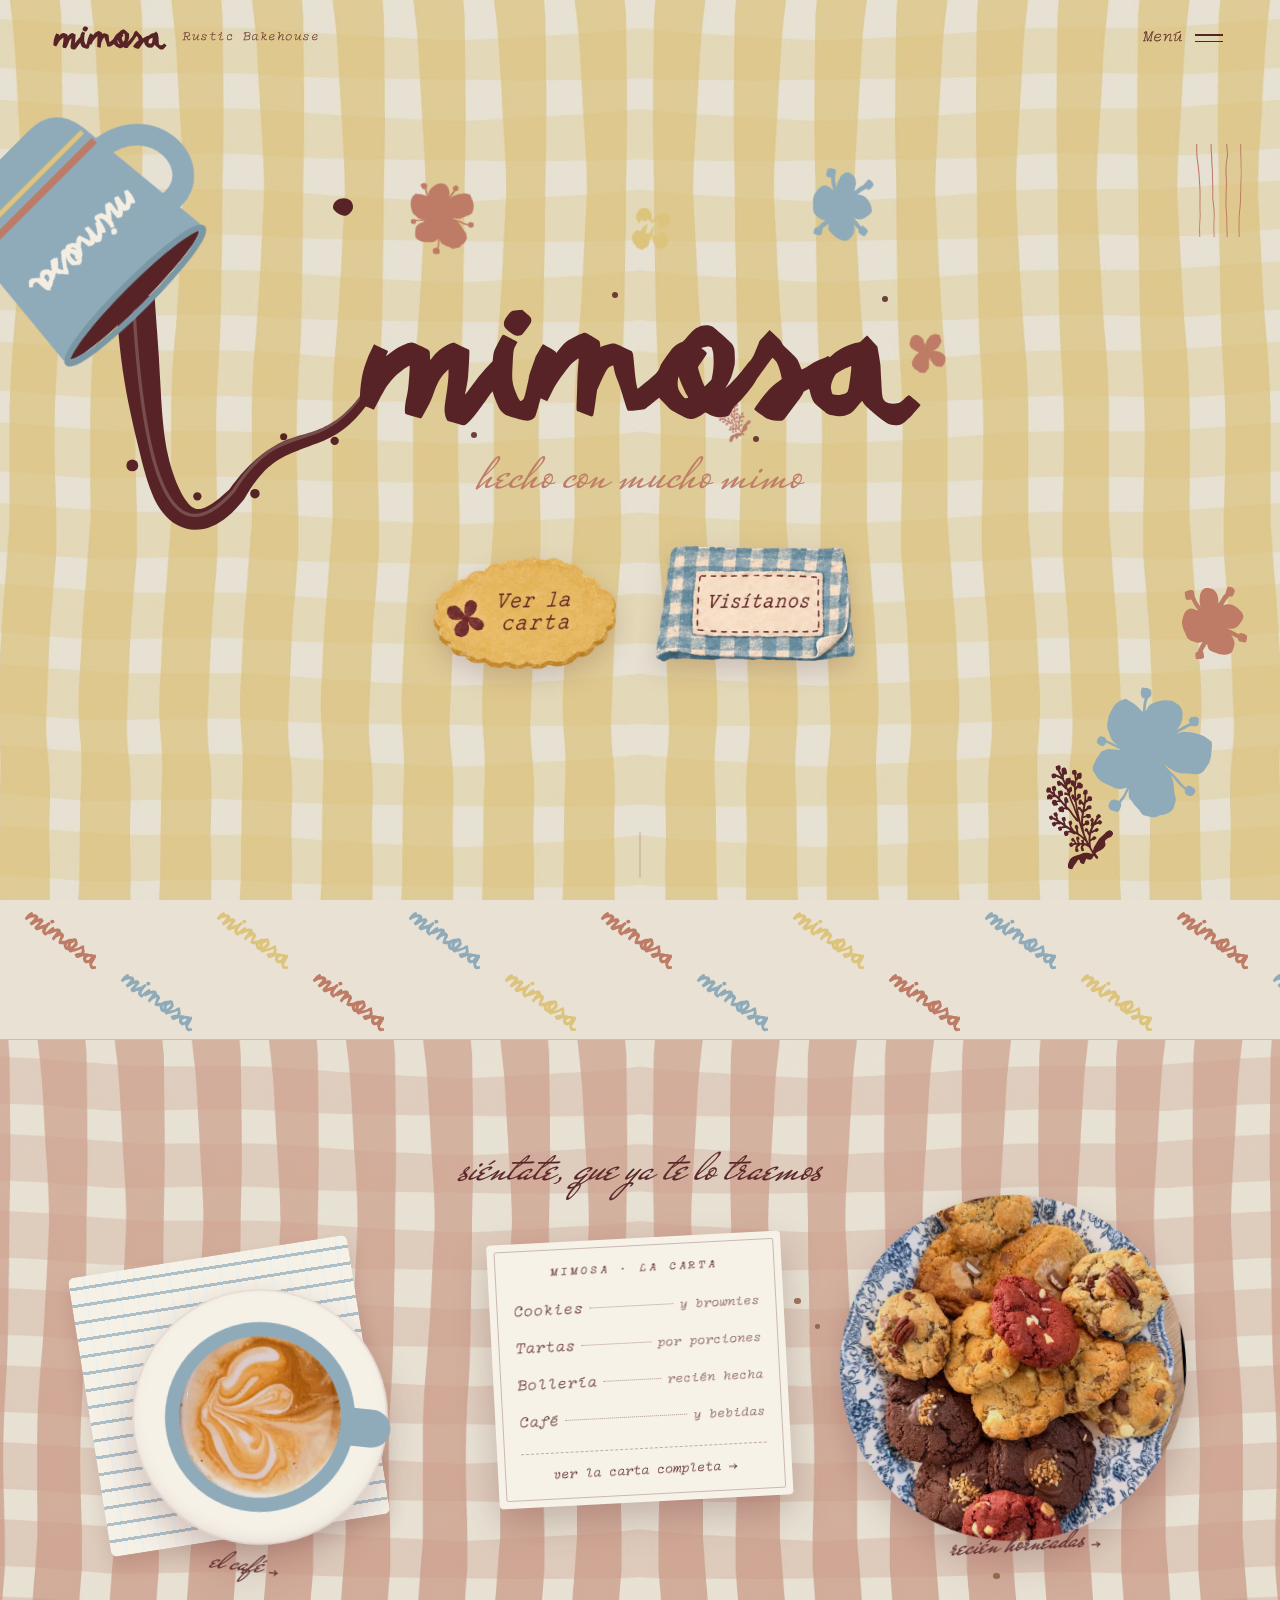
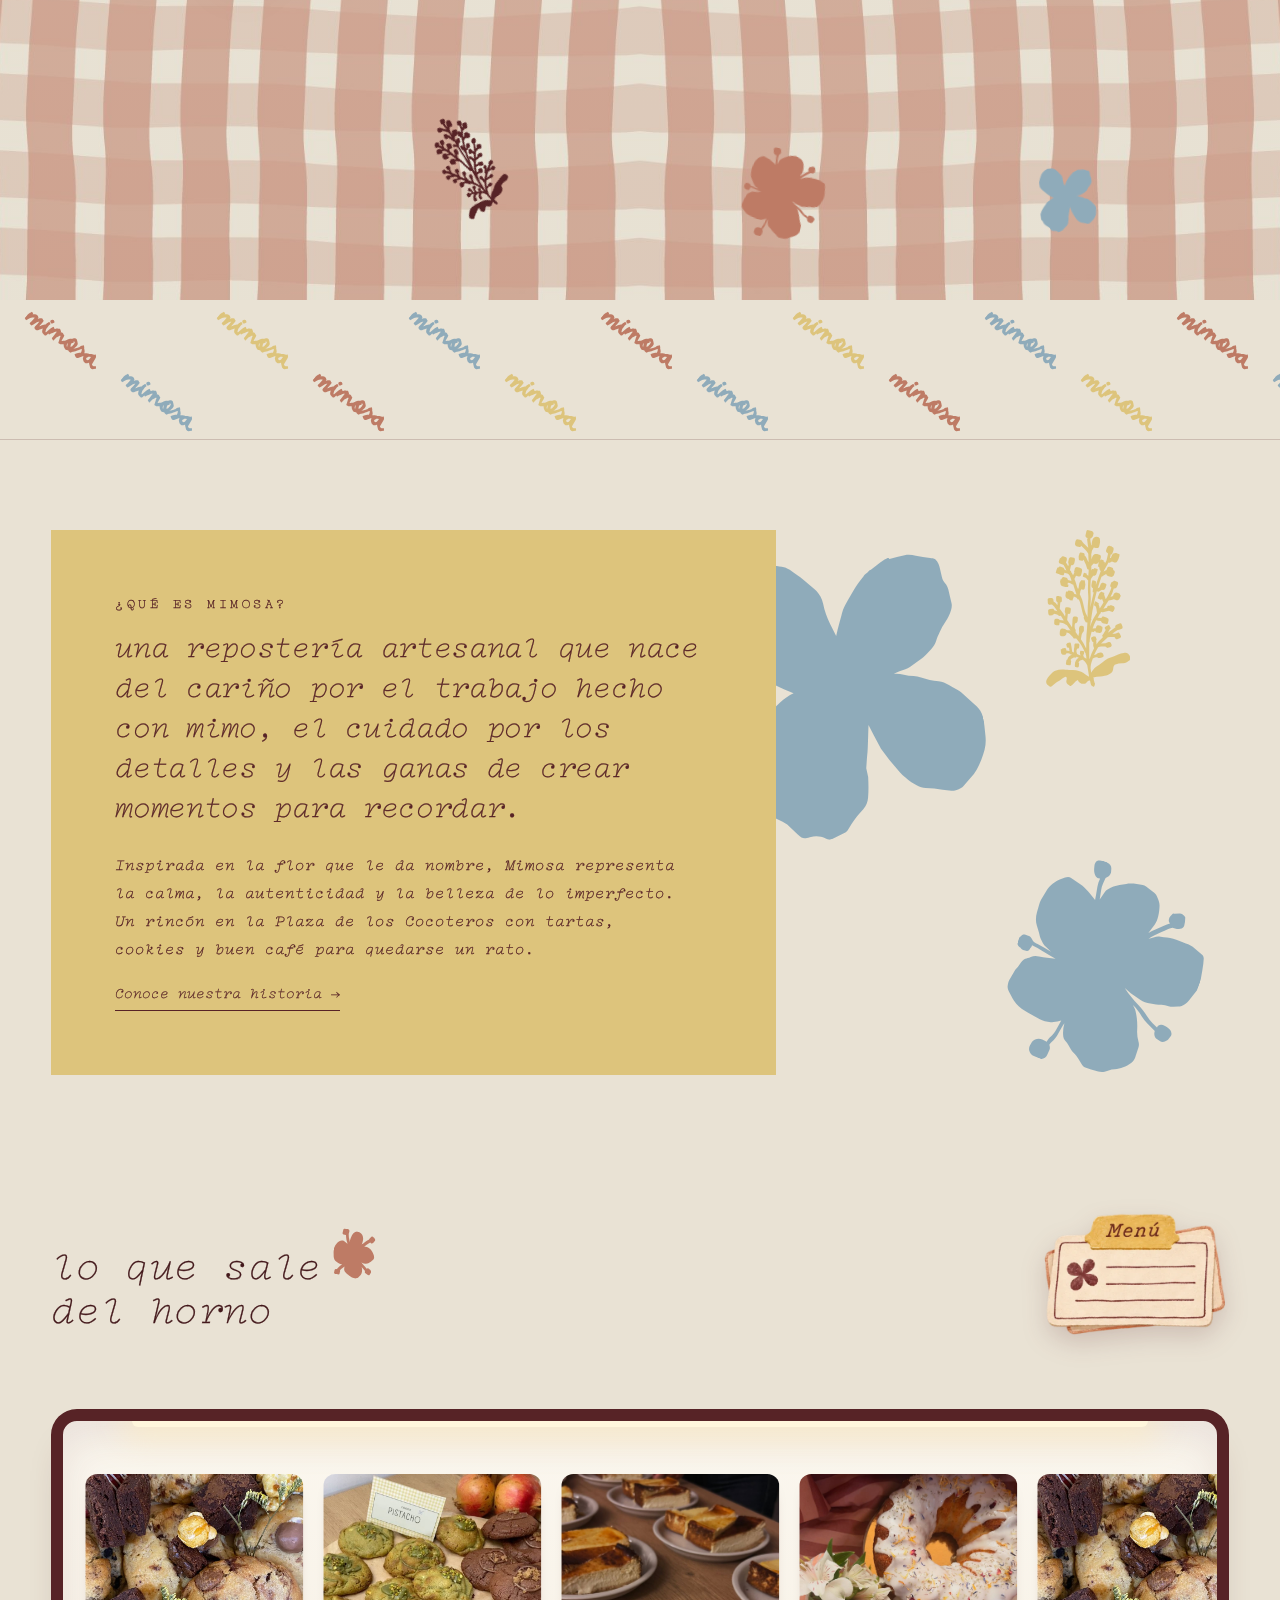
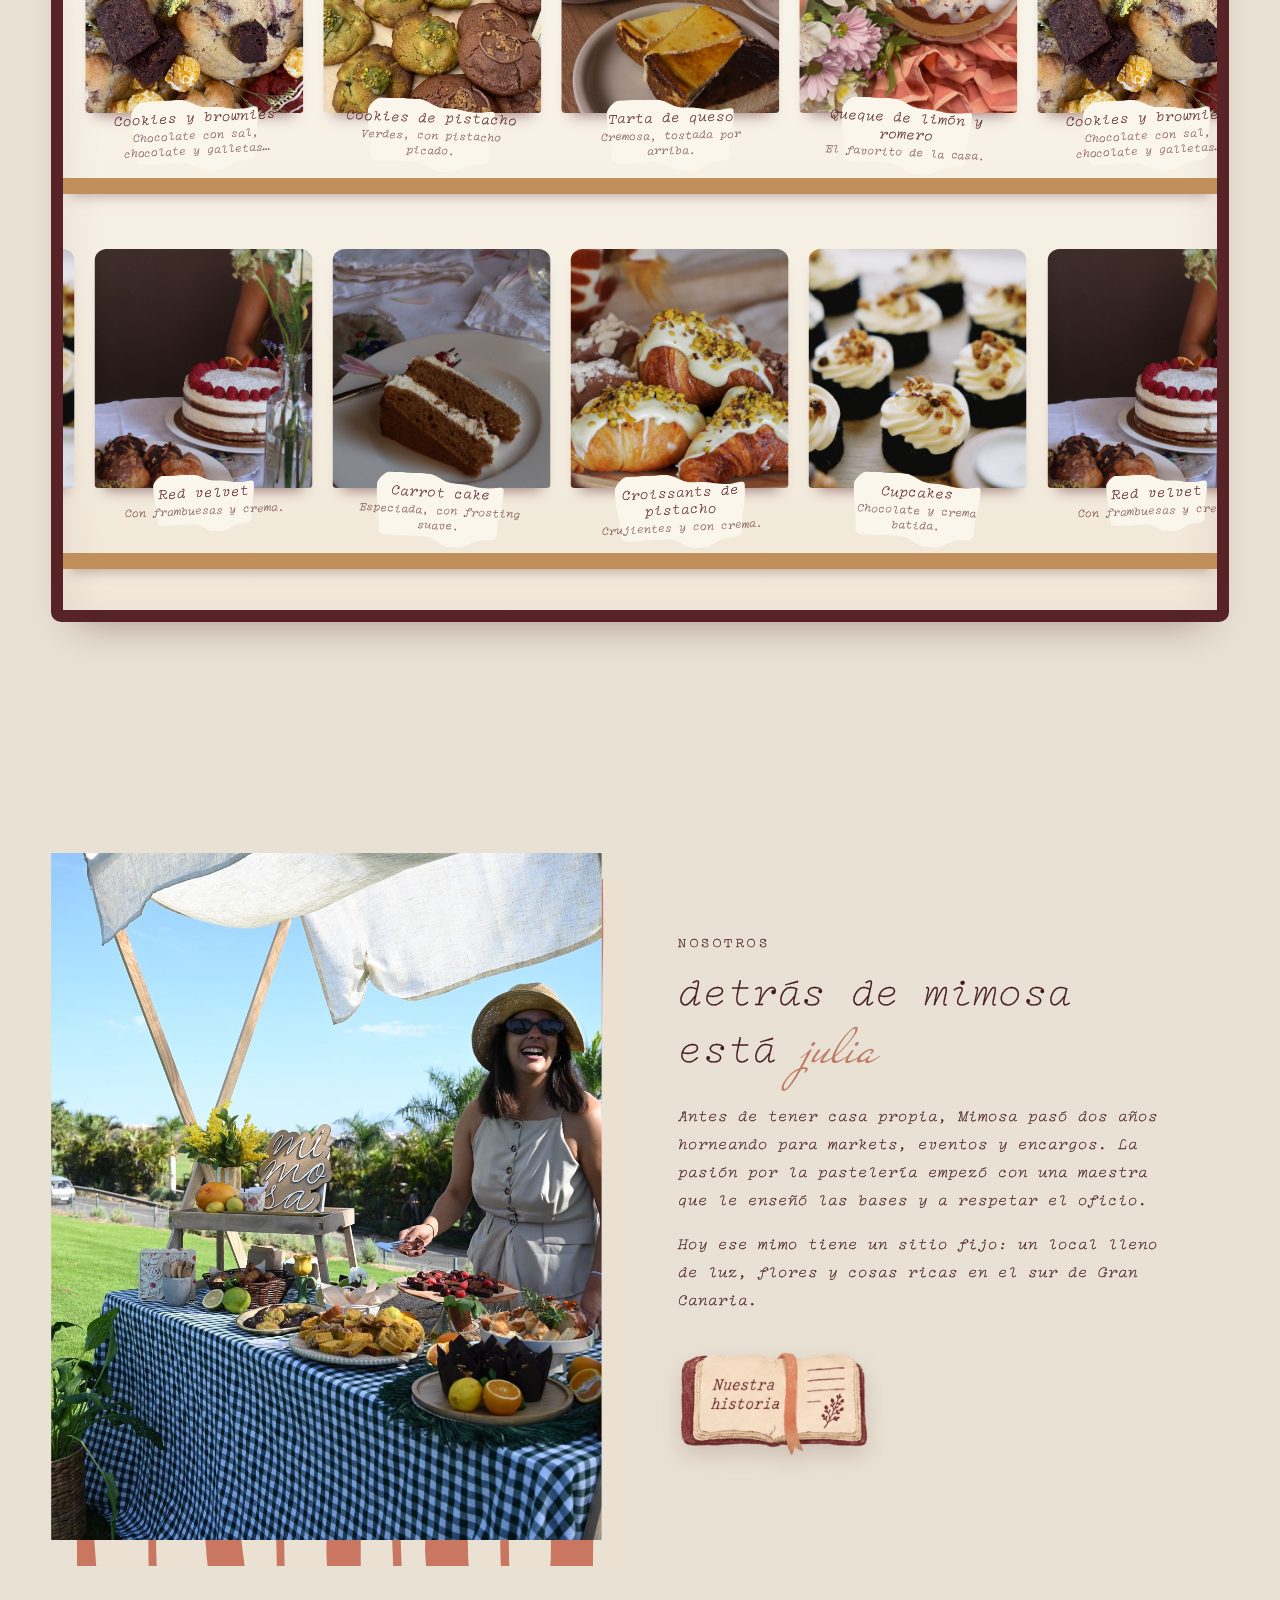
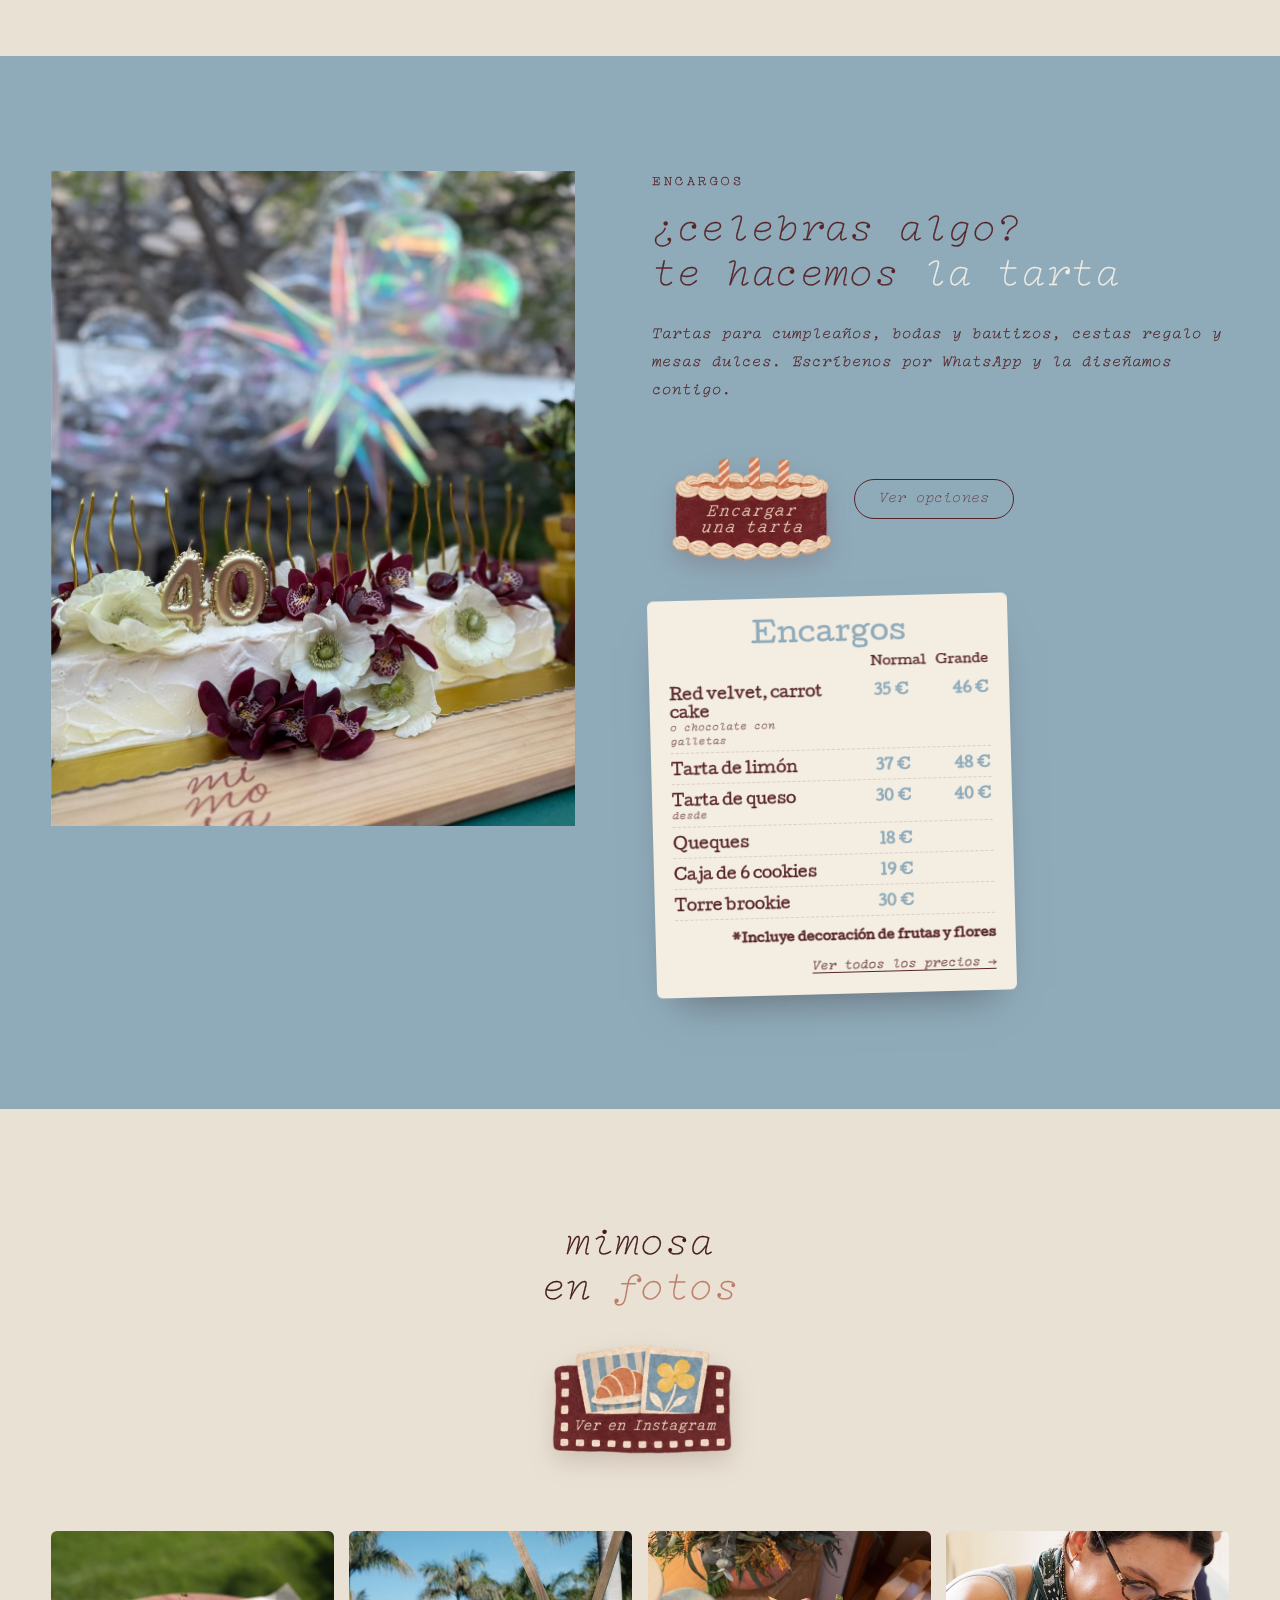
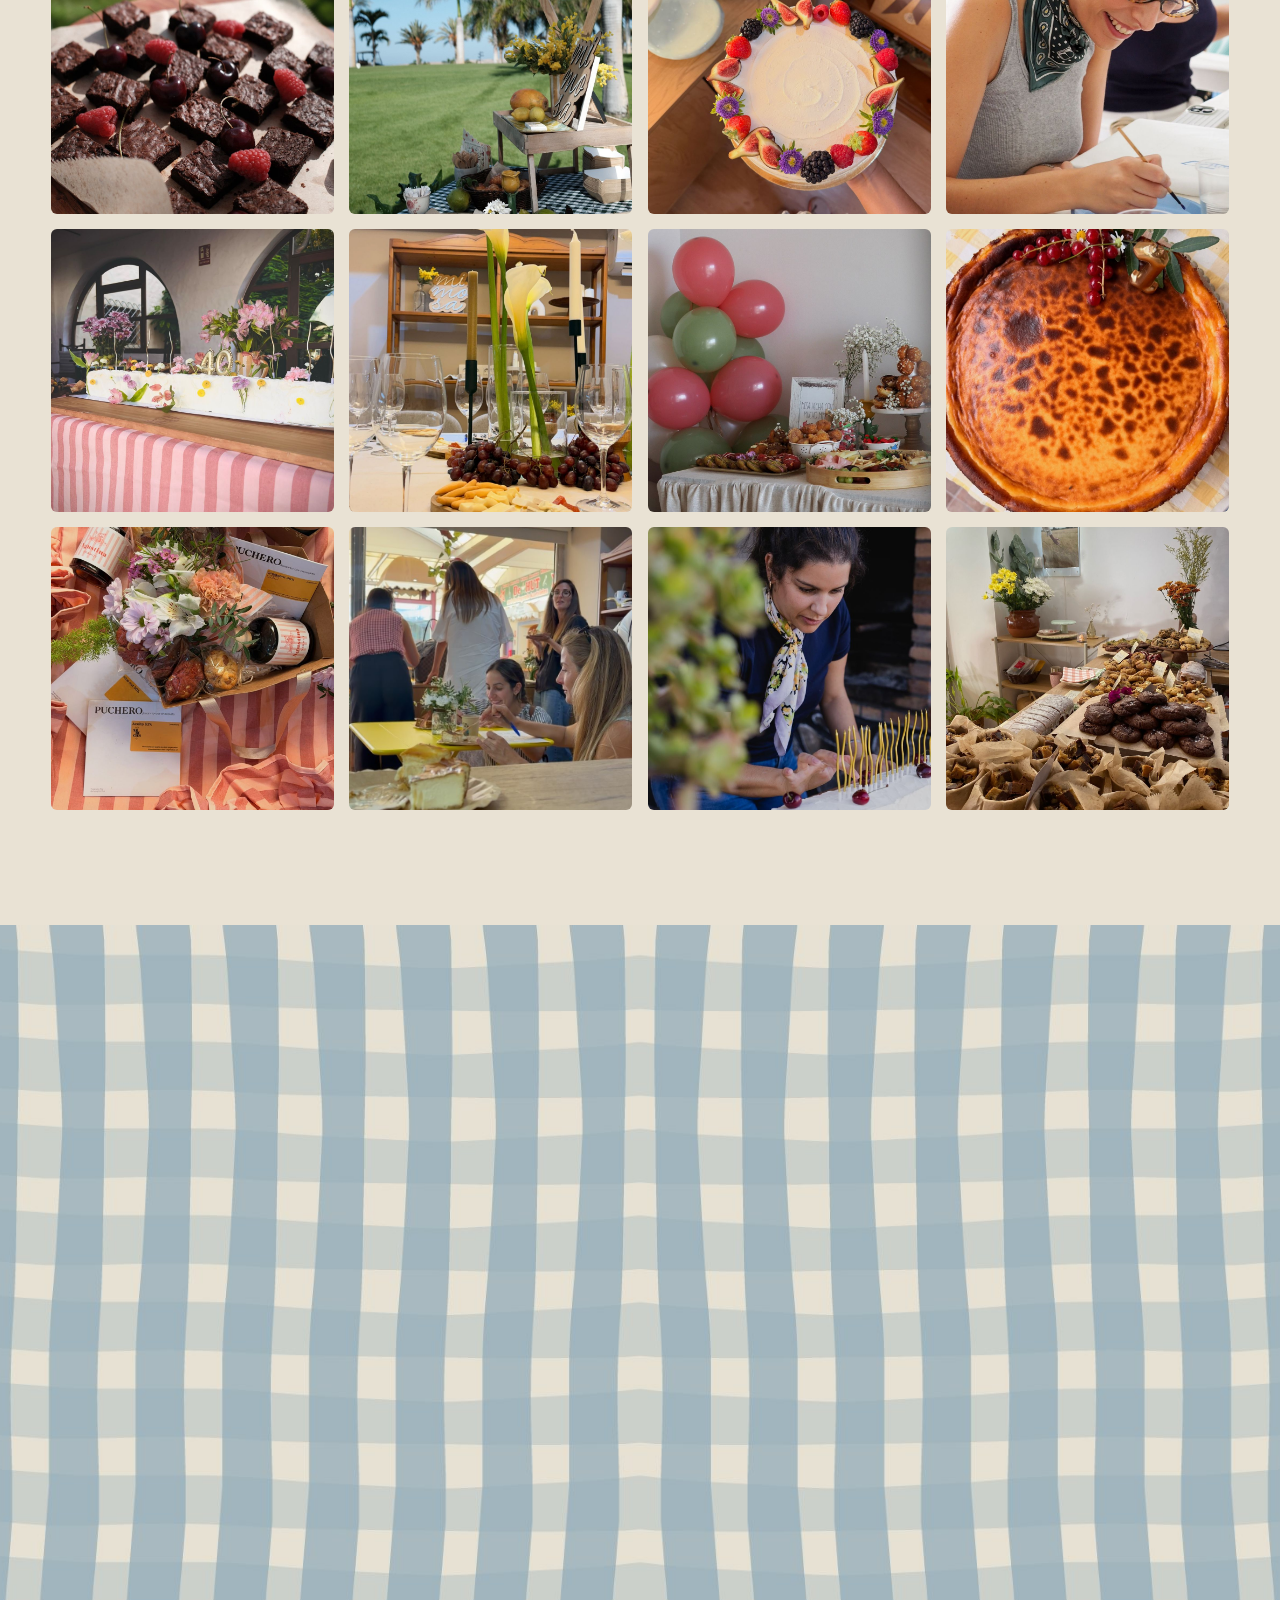
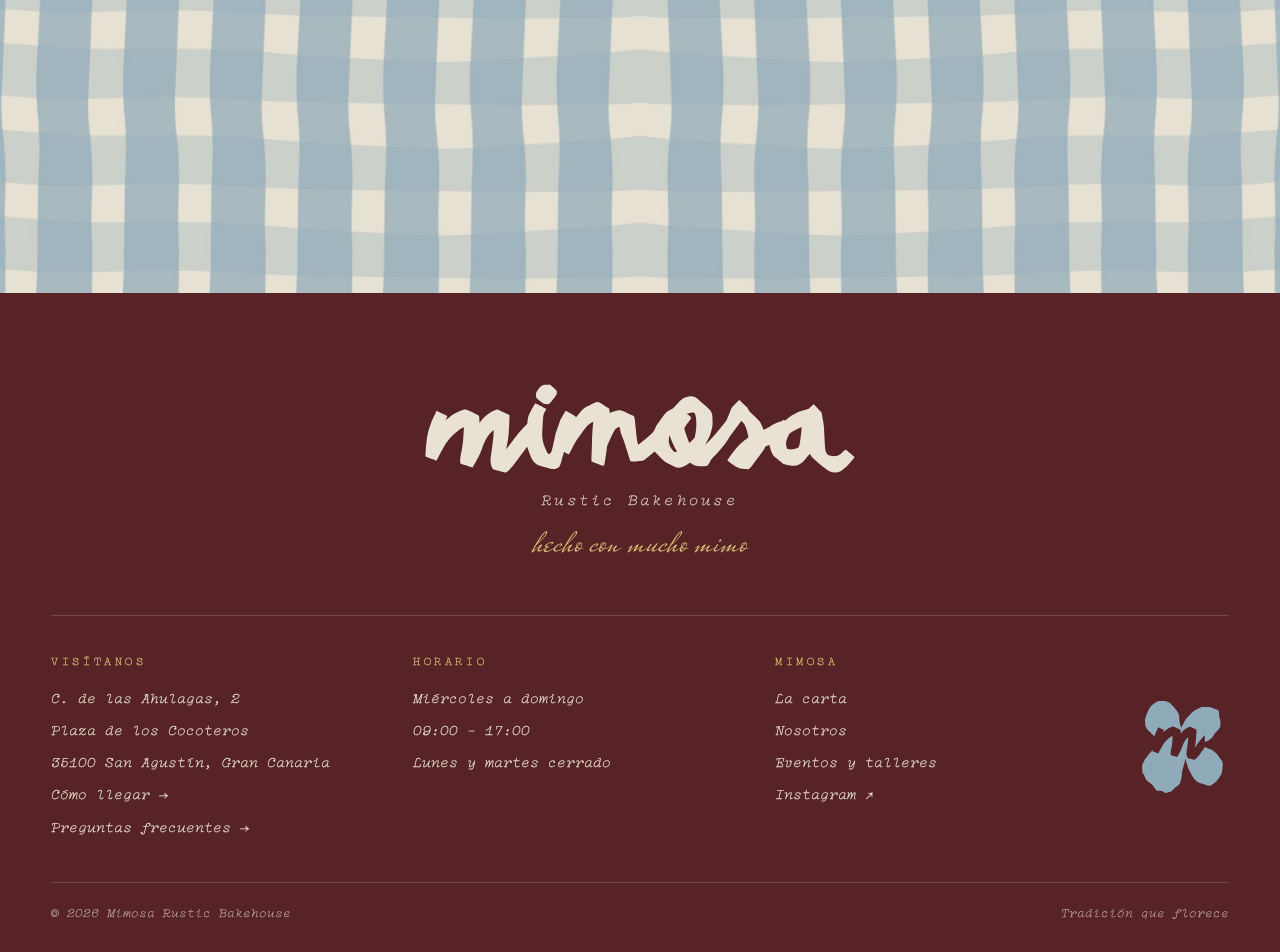
<file: index.html>
<!doctype html>
<html lang="es">
<head>
<meta charset="utf-8">
<meta name="viewport" content="width=device-width, initial-scale=1">
<title>Mimosa · Rustic Bakehouse en San Agustín, Gran Canaria</title>
<meta name="description" content="Cafetería y repostería rústica en la Plaza de los Cocoteros, San Agustín. Cookies, tartas, café y encargos hechos con mucho mimo.">
<meta name="theme-color" content="#E9E2D4">
<meta property="og:title" content="Mimosa · Rustic Bakehouse en San Agustín, Gran Canaria">
<meta property="og:description" content="Cafetería y repostería rústica en la Plaza de los Cocoteros, San Agustín. Cookies, tartas, café y encargos hechos con mucho mimo.">
<meta property="og:image" content="img/og-mimosa.jpg">
<link rel="icon" href="favicon.svg" type="image/svg+xml">
<link rel="apple-touch-icon" href="apple-touch-icon.png">
<script>document.documentElement.classList.add('js', 'fuente-mimosa')</script>
<link rel="preload" href="fonts/trazo-muestrario.woff2" as="font" type="font/woff2" crossorigin>
<link rel="preload" href="fonts/compagnon-italic.woff2" as="font" type="font/woff2" crossorigin>
<link rel="preconnect" href="https://fonts.googleapis.com">
<link rel="preconnect" href="https://fonts.gstatic.com" crossorigin>
<link href="https://fonts.googleapis.com/css2?family=Cutive&family=Mr+De+Haviland&display=swap" rel="stylesheet">
<link rel="stylesheet" href="css/site.css?v=20261115134144">
<link rel="stylesheet" href="css/marca.css?v=20261115134144">

</head>
<body data-page="index">

<header class="header">
  <div class="header__in">
    <a class="brand" href="index.html" aria-label="Mimosa Rustic Bakehouse, inicio"><span class="brand__logo" aria-hidden="true"></span><span class="brand__tag">Rustic Bakehouse</span></a>
    <nav class="nav" aria-label="Principal">
      <a href="index.html" aria-current="page"><span>Inicio</span><span class="nav-ico nav-ico--flor" aria-hidden="true"></span></a>
      <a href="carta.html"><span>La carta</span><svg class="nav-ico nav-ico--taza" viewBox="0 0 24 24" aria-hidden="true"><path class="vapor" d="M9.5 2.5c-1.2 1.6 1.2 2.6 0 4.4"/><path class="vapor v2" d="M13.5 2.5c-1.2 1.6 1.2 2.6 0 4.4"/><path d="M4.5 9.5h12.5v4.2a6.2 6.2 0 0 1-12.5 0z" fill="#8FABBA"/><path d="M17 11h1.4a2.6 2.6 0 0 1 0 5.2H16.2" fill="none" stroke="#8FABBA" stroke-width="2"/><path d="M3 21h15.5" stroke="#E9E2D4" stroke-width="1.6" stroke-linecap="round"/></svg></a>
      <a href="nosotros.html"><span>Nosotros</span><svg class="nav-ico nav-ico--corazon" viewBox="0 0 24 24" aria-hidden="true"><path d="M12 20.5s-7.5-4.6-7.5-10.4A4.3 4.3 0 0 1 12 7.3a4.3 4.3 0 0 1 7.5 2.8c0 5.8-7.5 10.4-7.5 10.4z" fill="#BE7B65"/></svg></a>
      <a href="eventos.html"><span>Eventos y talleres</span><svg class="nav-ico nav-ico--tarta" viewBox="0 0 24 24" aria-hidden="true"><path class="llama" d="M12 1.8c1.7 1.9 1.7 3.6 0 4.5-1.7-.9-1.7-2.6 0-4.5z" fill="#DDC47C"/><rect x="11.2" y="6.6" width="1.6" height="5" rx=".6" fill="#8FABBA"/><rect x="4" y="11.6" width="16" height="8.6" rx="2.2" fill="#BE7B65"/><path d="M4.2 14.6c1.9 1.6 3.9 1.6 5.8 0s3.9-1.6 5.8 0 3 1.1 4 .2" fill="none" stroke="#E9E2D4" stroke-width="1.4" stroke-linecap="round"/></svg></a>
      <a href="visitanos.html"><span>Visítanos</span><svg class="nav-ico nav-ico--pin" viewBox="0 0 24 24" aria-hidden="true"><ellipse class="sombra" cx="12" cy="21.6" rx="3.6" ry="1" fill="#E9E2D4" opacity=".35"/><path d="M12 20.4s6.8-6 6.8-11.6a6.8 6.8 0 0 0-13.6 0c0 5.6 6.8 11.6 6.8 11.6z" fill="#DDC47C"/><circle cx="12" cy="8.9" r="2.6" fill="#F3EEE4"/></svg></a>
      <a href="preguntas.html"><span>Preguntas</span><svg class="nav-ico nav-ico--chat" viewBox="0 0 24 24" aria-hidden="true"><path d="M3.5 4.5h17v11.5H10l-4.4 4v-4H3.5z" fill="#8FABBA"/><circle class="p p1" cx="8" cy="10.3" r="1.35" fill="#F3EEE4"/><circle class="p p2" cx="12" cy="10.3" r="1.35" fill="#F3EEE4"/><circle class="p p3" cx="16" cy="10.3" r="1.35" fill="#F3EEE4"/></svg></a>
    </nav>
    <a class="btn" href="carta.html#encargos" data-wa="Hola Mimosa, me gustaría encargar una tarta.">Encargar una tarta</a>
    <button class="menu-btn" type="button" aria-expanded="false" aria-controls="mobileMenu"><span>Menú</span><i></i></button>
  </div>
</header>

<div class="mobile-menu" id="mobileMenu">
  <nav aria-label="Menú móvil">
    <a class="big" href="index.html">Inicio</a>
    <a class="big" href="carta.html">La carta</a>
    <a class="big" href="nosotros.html">Nosotros</a>
    <a class="big" href="eventos.html">Eventos</a>
    <a class="big" href="visitanos.html">Visítanos</a>
    <a class="big" href="preguntas.html">Preguntas</a>
  </nav>
  <div class="meta"><span>Mié – Dom · 09:00 – 17:00</span><a href="https://www.instagram.com/mimosarusticbakery/" target="_blank" rel="noopener">Instagram ↗</a></div>
</div>

<main>
<section class="hero hero--marca portada-cafe" aria-label="Mimosa Rustic Bakehouse">
  <svg class="cafe-rastro" aria-hidden="true"></svg>
  <div class="cafe-taza" aria-hidden="true">
    <svg viewBox="-14 0 122 100">
      <path d="M17 30 C-5 27 -7 63 22 66" fill="none" stroke="#8FABBA" stroke-width="9" stroke-linecap="round"/>
      <path d="M14 15 Q14 10 19 10 H89 Q94 10 94 15 L88 77 Q86 92 71 92 H37 Q22 92 20 77 Z" fill="#8FABBA"/>
      <path d="M20.5 70 H87.5" stroke="#BE7B65" stroke-width="3"/>
      <path d="M21.5 76 H86.8" stroke="#DDC47C" stroke-width="2"/>
      <image href="img/marca/logotipo-crema.svg?v=20261115134144" x="25" y="36" width="58" height="12.2"/>
      <ellipse cx="54" cy="13.5" rx="38" ry="5" fill="#572326"/>
      <ellipse cx="54" cy="12.5" rx="39.5" ry="5.6" fill="none" stroke="#7a97a6" stroke-width="2.5"/>
      <circle class="cafe-boca" cx="54" cy="12" r="1" fill="none"/>
    </svg>
  </div>
  <div class="hero-marca__in">
    <h1 class="sr-only">Mimosa Rustic Bakehouse</h1>
    <div class="vierte" aria-hidden="true">
      <span class="deco ilus ilus--flor-1 c-melocoton" data-at=".16" style="--x:15%;--y:-78%;--w:13%;--r:-12deg"></span>
      <span class="deco ilus ilus--isotipo c-oro" data-at=".52" style="--x:52%;--y:-66%;--w:7.5%;--r:8deg"></span>
      <span class="deco ilus ilus--ramita c-melocoton" data-at=".66" style="--x:66%;--y:88%;--w:7%;--r:-28deg"></span>
      <span class="deco ilus ilus--flor-2 c-azul" data-at=".86" style="--x:86%;--y:-86%;--w:12%;--r:14deg"></span>
      <span class="deco ilus ilus--flor-3 c-melocoton" data-at=".98" style="--x:101%;--y:38%;--w:7%;--r:-10deg"></span>
      <span class="vierte__logo"></span>
      <i class="vierte__gota g1"></i><i class="vierte__gota g2"></i><i class="vierte__gota g3"></i><i class="vierte__gota g4"></i>
    </div>
    <p class="cafe-lema">hecho con mucho mimo</p>
    <div class="cafe-ctas ilu-fila">
      <a class="ilu-btn" href="carta.html"><img src="img/botones/carta.webp?v=20261115134144" data-anim="img/botones/carta-anim.webp?v=20261115134144" alt="Ver la carta" width="480" height="320"></a>
      <a class="ilu-btn" href="visitanos.html"><img src="img/botones/visitanos.webp?v=20261115134144" data-anim="img/botones/visitanos-anim.webp?v=20261115134144" alt="Visítanos" width="480" height="320"></a>
    </div>
  </div>
  <div class="cafe-deco" aria-hidden="true">
    <span class="deco-fin deco-lineas c-melocoton"></span>
    <span class="deco-fin ilus ilus--flor-1 c-azul" style="--d:.15s"></span>
    <span class="deco-fin ilus ilus--ramita c-burdeos" style="--d:.3s"></span>
    <span class="deco-fin ilus ilus--flor-2 c-melocoton" style="--d:.45s"></span>
    <span class="deco-fin deco-mancha c-burdeos" style="--d:.1s"></span>
  </div>
  <span class="scroll-cue" aria-hidden="true"></span>
</section>

<div class="ribbon" aria-hidden="true"><div class="ribbon__track"><span class="ribbon__logo c-melocoton"></span><span class="ribbon__logo c-azul"></span><span class="ribbon__logo c-oro"></span><span class="ribbon__logo c-melocoton"></span><span class="ribbon__logo c-azul"></span><span class="ribbon__logo c-oro"></span><span class="ribbon__logo c-melocoton"></span><span class="ribbon__logo c-azul"></span><span class="ribbon__logo c-oro"></span><span class="ribbon__logo c-melocoton"></span><span class="ribbon__logo c-azul"></span><span class="ribbon__logo c-oro"></span><span class="ribbon__logo c-melocoton"></span><span class="ribbon__logo c-azul"></span><span class="ribbon__logo c-oro"></span><span class="ribbon__logo c-melocoton"></span><span class="ribbon__logo c-azul"></span><span class="ribbon__logo c-oro"></span><span class="ribbon__logo c-melocoton"></span><span class="ribbon__logo c-azul"></span><span class="ribbon__logo c-oro"></span><span class="ribbon__logo c-melocoton"></span><span class="ribbon__logo c-azul"></span><span class="ribbon__logo c-oro"></span><span class="ribbon__logo c-melocoton"></span><span class="ribbon__logo c-azul"></span><span class="ribbon__logo c-oro"></span><span class="ribbon__logo c-melocoton"></span><span class="ribbon__logo c-azul"></span><span class="ribbon__logo c-oro"></span><span class="ribbon__logo c-melocoton"></span><span class="ribbon__logo c-azul"></span><span class="ribbon__logo c-oro"></span><span class="ribbon__logo c-melocoton"></span><span class="ribbon__logo c-azul"></span><span class="ribbon__logo c-oro"></span></div></div>

<section class="mesa" aria-label="Siéntate a la mesa">
  <div class="mesa__in">
    <p class="mesa__hola" data-reveal>siéntate, que ya te lo traemos</p>
    <span class="mesa__servilleta" aria-hidden="true" data-reveal style="--fx:-60vw;--fy:10vh;--fr:-40deg;--r:-9deg;--d:.05s"></span>
    <a class="mesa__obj mesa__taza" href="carta.html#cafe" data-reveal style="--fx:-70vw;--fy:-10vh;--fr:-60deg;--r:6deg;--d:.15s">
      <span class="mesa__plato"><span class="mesa__cafe"><img src="img/mesa/taza.webp?v=20261115134144" alt="Café con leche con latte art visto desde arriba" decoding="async"></span></span>
      <span class="mesa__nota">el café <span class="arr">→</span></span>
    </a>
    <a class="mesa__obj mesa__cookies" href="carta.html#cookies" data-reveal style="--fx:70vw;--fy:-20vh;--fr:50deg;--r:-4deg;--d:.3s">
      <img src="img/mesa/cookies.webp?v=20261115134144" alt="Plato de cookies recién horneadas visto desde arriba" decoding="async">
      <span class="mesa__nota">recién horneadas <span class="arr">→</span></span>
    </a>
    <a class="mesa__obj mesa__carta" href="carta.html" data-reveal style="--fx:10vw;--fy:70vh;--fr:-30deg;--r:-3deg;--d:.45s">
      <span class="mesa__carta-cab">Mimosa · la carta</span>
      <span class="mesa__carta-lista">
        <span><b>Cookies</b><i></i><em>y brownies</em></span>
        <span><b>Tartas</b><i></i><em>por porciones</em></span>
        <span><b>Bollería</b><i></i><em>recién hecha</em></span>
        <span><b>Café</b><i></i><em>y bebidas</em></span>
      </span>
      <span class="mesa__carta-pie">ver la carta completa →</span>
    </a>
    <span class="ilus ilus--ramita c-burdeos mesa__flor m1" aria-hidden="true" data-reveal style="--fx:40vw;--fy:60vh;--fr:90deg;--r:-32deg;--d:.6s"></span>
    <span class="ilus ilus--flor-1 c-melocoton mesa__flor m2" aria-hidden="true" data-reveal style="--fx:-30vw;--fy:50vh;--fr:-120deg;--r:12deg;--d:.7s"></span>
    <span class="ilus ilus--flor-3 c-azul mesa__flor m3" aria-hidden="true" data-reveal style="--fx:30vw;--fy:-40vh;--fr:140deg;--r:-6deg;--d:.75s"></span>
    <i class="mesa__miga a" aria-hidden="true"></i><i class="mesa__miga b" aria-hidden="true"></i><i class="mesa__miga c" aria-hidden="true"></i>
  </div>
</section>

<div class="ribbon" aria-hidden="true"><div class="ribbon__track"><span class="ribbon__logo c-melocoton"></span><span class="ribbon__logo c-azul"></span><span class="ribbon__logo c-oro"></span><span class="ribbon__logo c-melocoton"></span><span class="ribbon__logo c-azul"></span><span class="ribbon__logo c-oro"></span><span class="ribbon__logo c-melocoton"></span><span class="ribbon__logo c-azul"></span><span class="ribbon__logo c-oro"></span><span class="ribbon__logo c-melocoton"></span><span class="ribbon__logo c-azul"></span><span class="ribbon__logo c-oro"></span><span class="ribbon__logo c-melocoton"></span><span class="ribbon__logo c-azul"></span><span class="ribbon__logo c-oro"></span><span class="ribbon__logo c-melocoton"></span><span class="ribbon__logo c-azul"></span><span class="ribbon__logo c-oro"></span><span class="ribbon__logo c-melocoton"></span><span class="ribbon__logo c-azul"></span><span class="ribbon__logo c-oro"></span><span class="ribbon__logo c-melocoton"></span><span class="ribbon__logo c-azul"></span><span class="ribbon__logo c-oro"></span><span class="ribbon__logo c-melocoton"></span><span class="ribbon__logo c-azul"></span><span class="ribbon__logo c-oro"></span><span class="ribbon__logo c-melocoton"></span><span class="ribbon__logo c-azul"></span><span class="ribbon__logo c-oro"></span><span class="ribbon__logo c-melocoton"></span><span class="ribbon__logo c-azul"></span><span class="ribbon__logo c-oro"></span><span class="ribbon__logo c-melocoton"></span><span class="ribbon__logo c-azul"></span><span class="ribbon__logo c-oro"></span></div></div>

<section class="section que-es">
  <div class="wrap que-es__grid">
    <div class="que-es__panel" data-reveal>
      <p class="label">¿Qué es Mimosa?</p>
      <p class="big">Una repostería artesanal que nace del cariño por el trabajo hecho con mimo, el cuidado por los detalles y las ganas de crear momentos para recordar.</p>
      <p>Inspirada en la flor que le da nombre, Mimosa representa la calma, la autenticidad y la belleza de lo imperfecto. Un rincón en la Plaza de los Cocoteros con tartas, cookies y buen café para quedarse un rato.</p>
      <a class="link" href="nosotros.html">Conoce nuestra historia →</a>
    </div>
    <div class="que-es__flores" aria-hidden="true">
      <span class="ilus ilus--flor-3 c-azul f1"></span>
      <span class="ilus ilus--flor-1 c-azul f2"></span>
      <span class="ilus ilus--ramita c-oro f3"></span>
    </div>
  </div>
</section>

<section class="section oven" aria-label="Lo que sale del horno">
  <div class="wrap">
    <div class="section-head">
      <div>
        <h2 class="h2 with-deco" data-reveal>lo que sale<br>del horno<span class="ilus ilus--flor-2 c-melocoton deco-title" aria-hidden="true"></span></h2>
      </div>
      <a class="ilu-btn" href="carta.html" data-reveal><img src="img/botones/menu.webp?v=20261115134144" data-anim="img/botones/menu-anim.webp?v=20261115134144" alt="Ver la carta completa" width="480" height="320" loading="lazy"></a>
    </div>
  </div>
  <div class="wrap">
    <div class="vitrina" data-reveal>
      <div class="vitrina__luz" aria-hidden="true"></div>
      <div class="vitrina__balda">
      <a class="vit" href="carta.html#cookies" style="--tr:-3deg"><span class="vit__foto"><img src="img/cookies-brownies.jpg" alt="Cookies y brownies" loading="lazy"></span><span class="vit__eti"><b>Cookies y brownies</b><small>Chocolate con sal, chocolate y galletas…</small></span></a>
      <a class="vit" href="carta.html#cookies" style="--tr:2deg"><span class="vit__foto"><img src="img/cookies-pistacho.jpg" alt="Cookies de pistacho y chocolate" loading="lazy"></span><span class="vit__eti"><b>Cookies de pistacho</b><small>Verdes, con pistacho picado.</small></span></a>
      <a class="vit" href="carta.html#tartas" style="--tr:-1.5deg"><span class="vit__foto"><img src="img/tarta-queso.jpg" alt="Porciones de tarta de queso" loading="lazy"></span><span class="vit__eti"><b>Tarta de queso</b><small>Cremosa, tostada por arriba.</small></span></a>
      <a class="vit" href="carta.html#tartas" style="--tr:3deg"><span class="vit__foto"><img src="img/queque-limon.jpg" alt="Queque de limón y romero con flores" loading="lazy"></span><span class="vit__eti"><b>Queque de limón y romero</b><small>El favorito de la casa.</small></span></a>
      </div>
      <div class="vitrina__balda">
      <a class="vit" href="carta.html#tartas" style="--tr:-2.5deg"><span class="vit__foto"><img src="img/red-velvet.jpg" alt="Tarta red velvet con frambuesas" loading="lazy"></span><span class="vit__eti"><b>Red velvet</b><small>Con frambuesas y crema.</small></span></a>
      <a class="vit" href="carta.html#tartas" style="--tr:3deg"><span class="vit__foto"><img src="img/carrot-cake.jpg" alt="Porción de carrot cake" loading="lazy"></span><span class="vit__eti"><b>Carrot cake</b><small>Especiada, con frosting suave.</small></span></a>
      <a class="vit" href="carta.html#bolleria" style="--tr:-3deg"><span class="vit__foto"><img src="img/croissants-pistacho.jpg" alt="Croissants de pistacho" loading="lazy"></span><span class="vit__eti"><b>Croissants de pistacho</b><small>Crujientes y con crema.</small></span></a>
      <a class="vit" href="carta.html#tartas" style="--tr:3deg"><span class="vit__foto"><img src="img/cupcakes.jpg" alt="Cupcakes de chocolate con crema" loading="lazy"></span><span class="vit__eti"><b>Cupcakes</b><small>Chocolate y crema batida.</small></span></a>
      </div>
      <div class="vitrina__cristal" aria-hidden="true"></div>
    </div>
  </div>
</section>

<section class="section">
  <div class="wrap split">
    <div class="framed framed--rayas-melocoton"><div class="ph ph--45" data-reveal="img"><img src="img/julia.jpg" alt="Julia, fundadora de Mimosa, en un market" loading="lazy"></div></div>
    <div>
      <p class="label" data-reveal>Nosotros</p>
      <h2 class="h2" data-reveal>Detrás de Mimosa<br>está <em class="firma">Julia</em></h2>
      <p data-reveal>Antes de tener casa propia, Mimosa pasó dos años horneando para markets, eventos y encargos. La pasión por la pastelería empezó con una maestra que le enseñó las bases y a respetar el oficio.</p>
      <p data-reveal>Hoy ese mimo tiene un sitio fijo: un local lleno de luz, flores y cosas ricas en el sur de Gran Canaria.</p>
      <a class="ilu-btn" href="nosotros.html" data-reveal><img src="img/botones/nuestra-historia.webp?v=20261115134144" data-anim="img/botones/nuestra-historia-anim.webp?v=20261115134144" alt="Nuestra historia" width="480" height="320" loading="lazy"></a>
    </div>
  </div>
</section>

<section class="section bloque bloque--azul">
  <div class="wrap order">
    <div class="order__img"><figure class="ph ph--45 zoom" data-zoom="home-encargo" data-reveal="img"><img src="img/tarta-40.jpg" alt="Tarta de cumpleaños decorada con flores y velas" loading="lazy"></figure>
    </div>
    <div>
      <p class="label" data-reveal>Encargos</p>
      <h2 class="h2" data-reveal style="margin:16px 0 22px">¿Celebras algo?<br>Te hacemos <em>la tarta</em></h2>
      <p data-reveal>Tartas para cumpleaños, bodas y bautizos, cestas regalo y mesas dulces. Escríbenos por WhatsApp y la diseñamos contigo.</p>
      <div class="hero-ctas" style="justify-content:flex-start;margin-top:30px" data-reveal>
        <a class="ilu-btn" href="carta.html#encargos" data-wa="Hola Mimosa, me gustaría encargar una tarta."><img src="img/botones/encargar-tarta.webp?v=20261115134144" data-anim="img/botones/encargar-tarta-anim.webp?v=20261115134144" alt="Encargar una tarta por WhatsApp" width="480" height="320" loading="lazy"></a>
        <a class="btn btn--ghost" href="carta.html#encargos">Ver opciones</a>
      </div>
      <div class="precios precios--mini" data-reveal>
        <p class="precios__tit">Encargos</p>
        <div class="precios__cols" aria-hidden="true"><span></span><span>Normal</span><span>Grande</span></div>
        <p class="precios__fila"><span class="precios__nom">Red velvet, carrot cake<small>o chocolate con galletas</small></span><span class="precios__pre">35 €</span><span class="precios__pre">46 €</span></p>
        <p class="precios__fila"><span class="precios__nom">Tarta de limón</span><span class="precios__pre">37 €</span><span class="precios__pre">48 €</span></p>
        <p class="precios__fila"><span class="precios__nom">Tarta de queso<small>desde</small></span><span class="precios__pre">30 €</span><span class="precios__pre">40 €</span></p>
        <p class="precios__fila"><span class="precios__nom">Queques</span><span class="precios__pre">18 €</span><span class="precios__pre"></span></p>
        <p class="precios__fila"><span class="precios__nom">Caja de 6 cookies</span><span class="precios__pre">19 €</span><span class="precios__pre"></span></p>
        <p class="precios__fila"><span class="precios__nom">Torre brookie</span><span class="precios__pre">30 €</span><span class="precios__pre"></span></p>
        <p class="precios__nota">*Incluye decoración de frutas y flores</p>
        <a class="precios__mas" href="carta.html#encargos">Ver todos los precios →</a>
      </div>
    </div>
  </div>
</section>

<section class="section">
  <div class="wrap">
    <div class="section-head">
      <div><h2 class="h2" data-reveal>Mimosa<br>en <em>fotos</em></h2></div>
      <a class="ilu-btn" href="https://www.instagram.com/mimosarusticbakery/" target="_blank" rel="noopener" data-reveal><img src="img/botones/instagram.webp?v=20261115134144" data-anim="img/botones/instagram-anim.webp?v=20261115134144" alt="Ver Mimosa en Instagram" width="480" height="320" loading="lazy"></a>
    </div>
    <div class="masonry">
      <figure class="zoom" data-zoom="home" data-reveal><img src="img/brownies-frambuesa.jpg" alt="Brownies con frambuesas" loading="lazy"><figcaption>Brownies con frambuesas</figcaption></figure>
      <figure class="zoom" data-zoom="home" data-reveal><img src="img/golf-mesa.jpg" alt="Mesa dulce en un torneo de golf" loading="lazy"><figcaption>Torneo de golf</figcaption></figure>
      <figure class="zoom" data-zoom="home" data-reveal><img src="img/tarta-higos.jpg" alt="Tarta con higos y frutos rojos" loading="lazy"><figcaption>Tarta de higos</figcaption></figure>
      <figure class="zoom" data-zoom="home" data-reveal><img src="img/taller-pintura.jpg" alt="Taller de pintura en talegas" loading="lazy"><figcaption>Taller de talegas</figcaption></figure>
      <figure class="zoom" data-zoom="home" data-reveal><img src="img/market-rosa.jpg" alt="Puesto de Mimosa con mantel de rayas rosas en un market" loading="lazy"><figcaption>En el market</figcaption></figure>
      <figure class="zoom" data-zoom="home" data-reveal><img src="img/cata-vino-mesa.jpg" alt="Noche de cata de vinos" loading="lazy"><figcaption>Noche de cata</figcaption></figure>
      <figure class="zoom" data-zoom="home" data-reveal><img src="img/evento-globos.jpg" alt="Mesa dulce de cumpleaños" loading="lazy"><figcaption>Cumpleaños</figcaption></figure>
      <figure class="zoom" data-zoom="home" data-reveal><img src="img/tarta-queso-horneada.jpg" alt="Tarta de queso recién horneada" loading="lazy"><figcaption>Tarta de queso</figcaption></figure>
      <figure class="zoom" data-zoom="home" data-reveal><img src="img/cesta-regalo.jpg" alt="Cesta regalo con flores" loading="lazy"><figcaption>Cestas regalo</figcaption></figure>
      <figure class="zoom" data-zoom="home" data-reveal><img src="img/cata-queso-mesa.jpg" alt="Cata de tarta de queso con clientes" loading="lazy"><figcaption>Cata de tarta de queso</figcaption></figure>
      <figure class="zoom" data-zoom="home" data-reveal><img src="img/julia-decorando.jpg" alt="Decorando una tarta con flores" loading="lazy"><figcaption>Detalles con mimo</figcaption></figure>
      <figure class="zoom" data-zoom="home" data-reveal><img src="img/market-sabado.jpg" alt="Mesa del market de los sábados" loading="lazy"><figcaption>Market de los sábados</figcaption></figure>
    </div>
  </div>
</section>

<section class="mantel mantel--marca visita" aria-label="Visítanos">
  <div class="wrap visita__grid">
    <div class="card visita__contacto" data-reveal>
      <p class="label">Dónde estamos</p>
      <address class="visita__dir">C. de las Ahulagas, 2 · Plaza de los Cocoteros<br>35100 San Agustín, Maspalomas · Gran Canaria</address>
      <div class="visita__mapa"><iframe title="Mapa: Mimosa en la Plaza de los Cocoteros, San Agustín" loading="lazy" referrerpolicy="no-referrer-when-downgrade" src="https://maps.google.com/maps?q=27.7679395,-15.5447249&amp;z=17&amp;output=embed"></iframe></div>
      <div class="contact-list">
        <a href="https://maps.google.com/?cid=12351767496088054091" data-mapa target="_blank" rel="noopener"><span>Cómo llegar · abrir en el mapa</span><span>↗</span></a>
        <a href="#" data-tel hidden><span>Llamar</span><span>↗</span></a>
        <a href="#" data-wa="Hola Mimosa, tengo una pregunta."><span>Escríbenos un mensaje</span><span>↗</span></a>
        <a href="https://www.instagram.com/mimosarusticbakery/" target="_blank" rel="noopener"><span>@mimosarusticbakery</span><span>↗</span></a>
      </div>
      <p class="visita__resena"><a class="btn-resena" href="https://search.google.com/local/writereview?placeid=ChIJ3a3_-jFjPwwRS2mLYBhLaqs" target="_blank" rel="noopener"><span class="btn-resena__estrellas" aria-hidden="true">★★★★★</span><span>Déjanos tu reseña en Google</span></a></p>
    </div>
    <div class="card visit-card visita__horario" data-reveal style="--d:.12s">
      <h2 class="h2 visita__tit">Horario</h2>
      <ul class="hours">
        <li class="is-closed"><span>Lunes</span><span>Cerrado</span></li>
        <li class="is-closed"><span>Martes</span><span>Cerrado</span></li>
        <li><span>Miércoles</span><span>09:00 – 17:00</span></li>
        <li><span>Jueves</span><span>09:00 – 17:00</span></li>
        <li><span>Viernes</span><span>09:00 – 17:00</span></li>
        <li><span>Sábado</span><span>09:00 – 17:00</span></li>
        <li><span>Domingo</span><span>09:00 – 17:00</span></li>
      </ul>
      <p class="visita__boton"><a class="ilu-btn" href="https://maps.google.com/?cid=12351767496088054091" data-mapa target="_blank" rel="noopener"><img src="img/botones/como-llegar.webp?v=20261115134144" data-anim="img/botones/como-llegar-anim.webp?v=20261115134144" alt="Cómo llegar" width="480" height="320" loading="lazy"></a></p>
    </div>
  </div>
</section>
</main>

<a class="wa-float" href="carta.html#encargos" data-wa="Hola Mimosa, me gustaría encargar una tarta." aria-label="Encargar una tarta por WhatsApp"><svg class="wa-tarta" viewBox="0 0 24 24" aria-hidden="true"><path class="llama" d="M12 1.8c1.7 1.9 1.7 3.6 0 4.5-1.7-.9-1.7-2.6 0-4.5z" fill="#DDC47C"/><rect x="11.2" y="6.6" width="1.6" height="5" rx=".6" fill="#8FABBA"/><rect x="4" y="11.6" width="16" height="8.6" rx="2.2" fill="#BE7B65"/><path d="M4.2 14.6c1.9 1.6 3.9 1.6 5.8 0s3.9-1.6 5.8 0 3 1.1 4 .2" fill="none" stroke="#F3EEE4" stroke-width="1.4" stroke-linecap="round"/></svg>Encargar una tarta</a>
<footer class="footer">
  <div class="footer__pattern" aria-hidden="true"></div>
  <div class="wrap">
    <div class="footer__hero">
      <span class="footer__logo" role="img" aria-label="mimosa"></span>
      <p class="footer__tag">Rustic Bakehouse</p>
      <p class="footer__hand">Hecho con mucho mimo</p>
    </div>
    <div class="footer__cols">
      <div>
        <h4>Visítanos</h4>
        <ul>
          <li>C. de las Ahulagas, 2</li>
          <li>Plaza de los Cocoteros</li>
          <li>35100 San Agustín, Gran Canaria</li>
          <li><a href="visitanos.html">Cómo llegar →</a></li>
          <li><a href="preguntas.html">Preguntas frecuentes →</a></li>
        </ul>
      </div>
      <div>
        <h4>Horario</h4>
        <ul>
          <li>Miércoles a domingo</li>
          <li>09:00 – 17:00</li>
          <li>Lunes y martes cerrado</li>
        </ul>
      </div>
      <div>
        <h4>Mimosa</h4>
        <ul>
          <li><a href="carta.html">La carta</a></li>
          <li><a href="nosotros.html">Nosotros</a></li>
          <li><a href="eventos.html">Eventos y talleres</a></li>
          <li><a href="https://www.instagram.com/mimosarusticbakery/" target="_blank" rel="noopener">Instagram ↗</a></li>
        </ul>
      </div>
      <span class="footer__iso" aria-hidden="true"></span>
    </div>
    <div class="footer__bottom">
      <span>© <span data-year>2026</span> Mimosa Rustic Bakehouse</span>
      <span>Tradición que florece</span>
    </div>
  </div>
</footer>

<script src="js/site.js?v=20261115134144" defer></script>
</body>
</html>
</file>
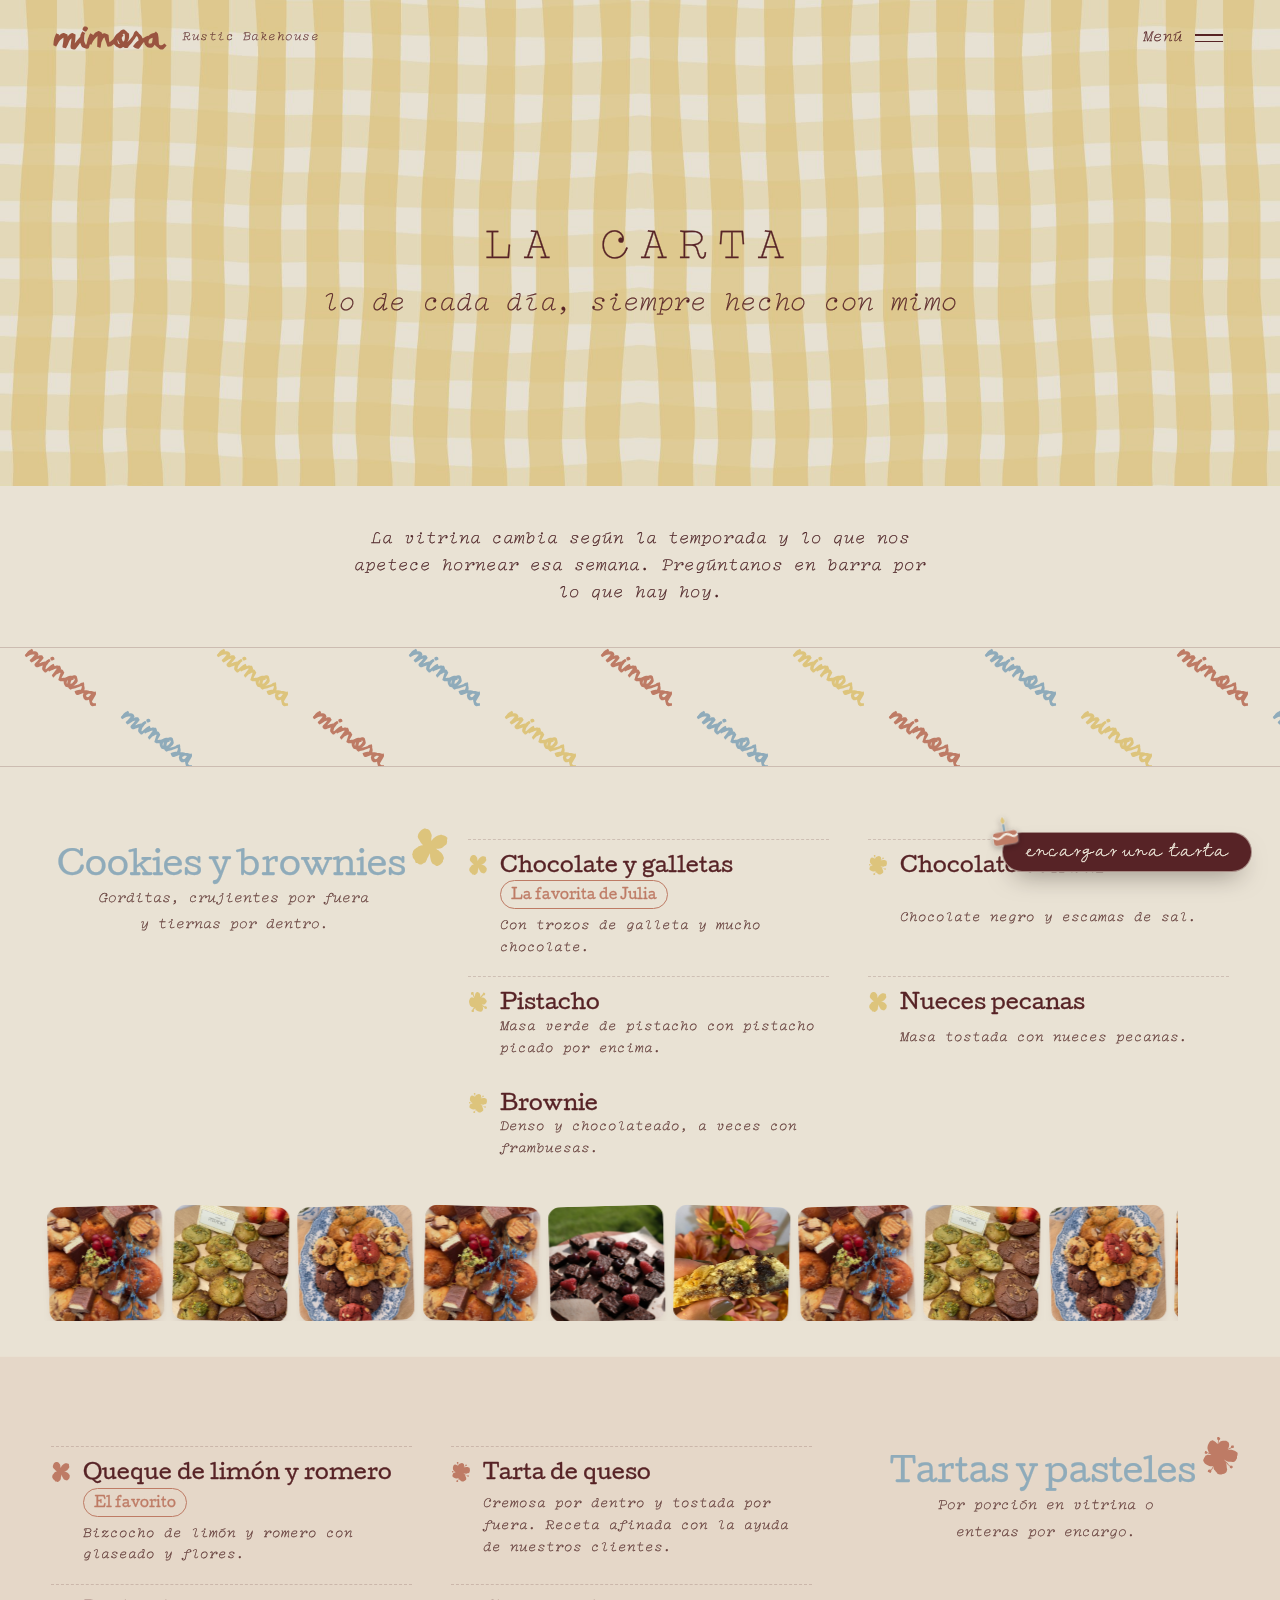
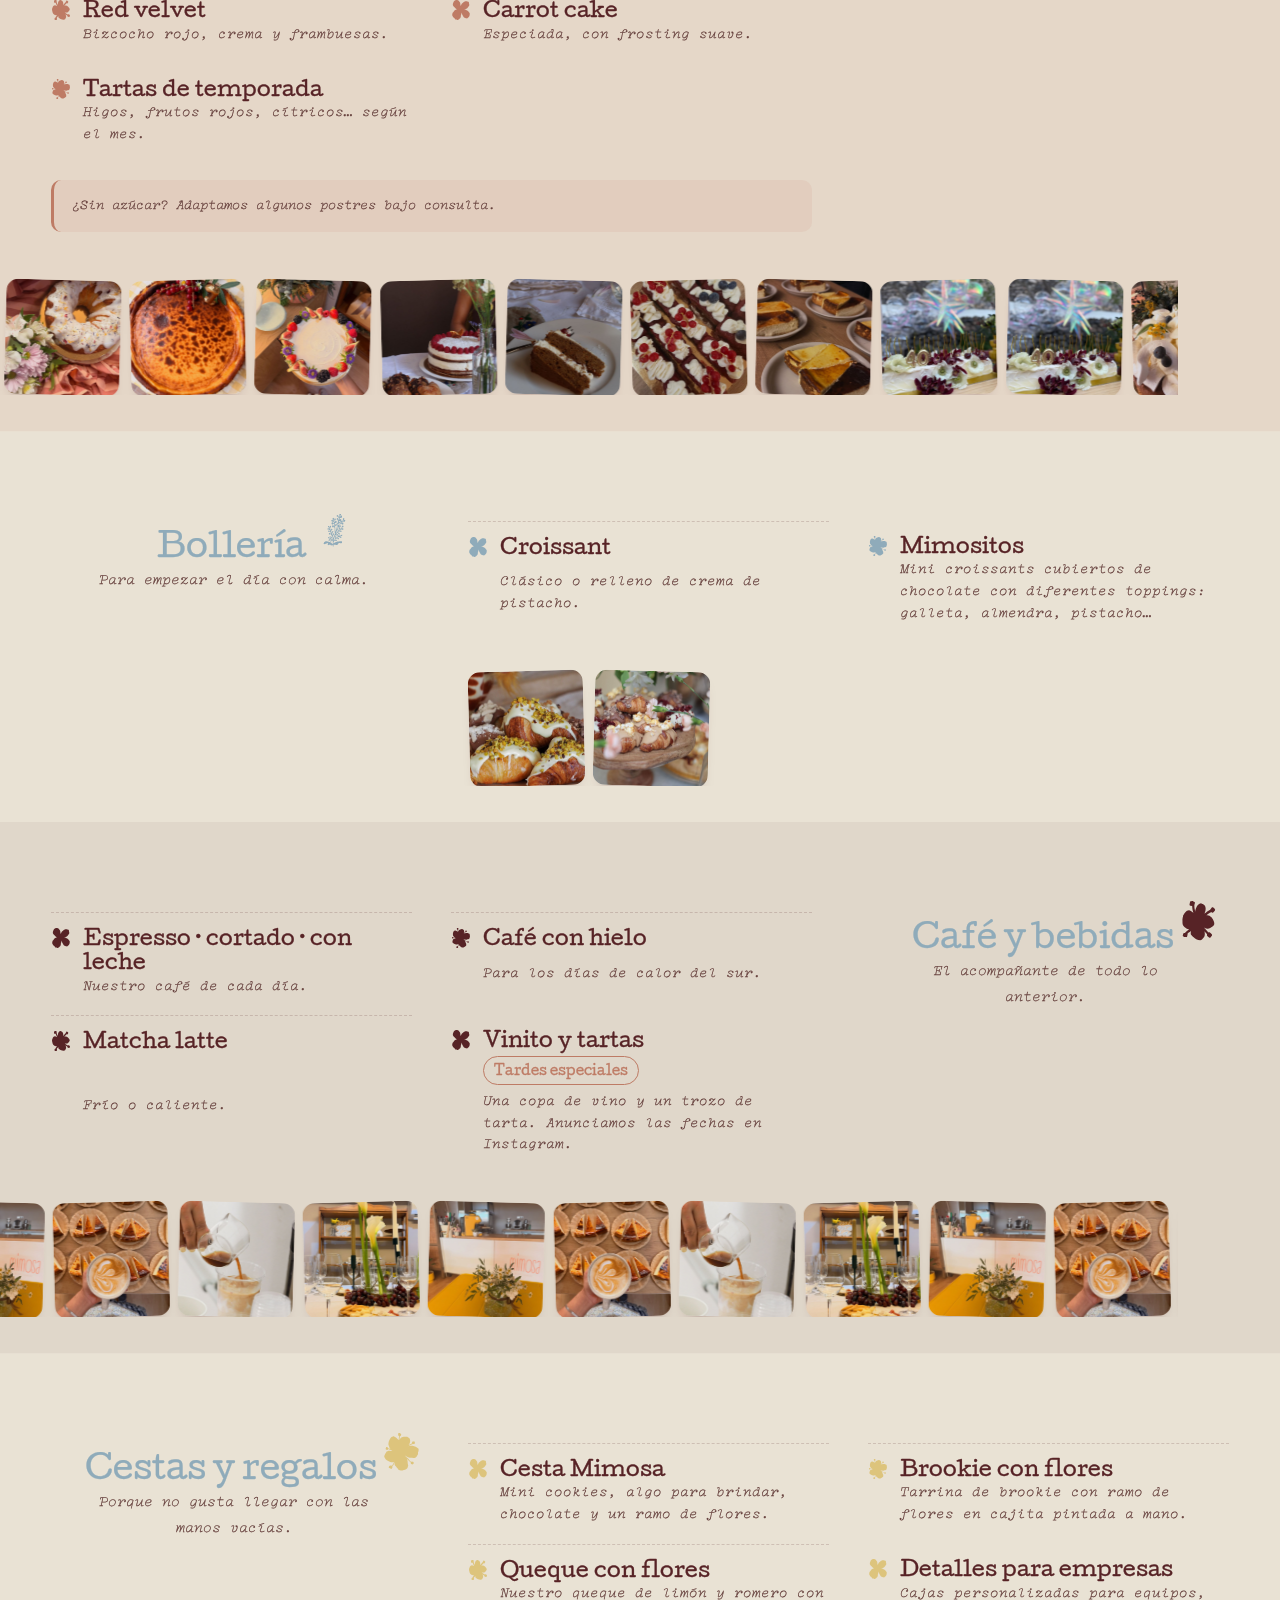
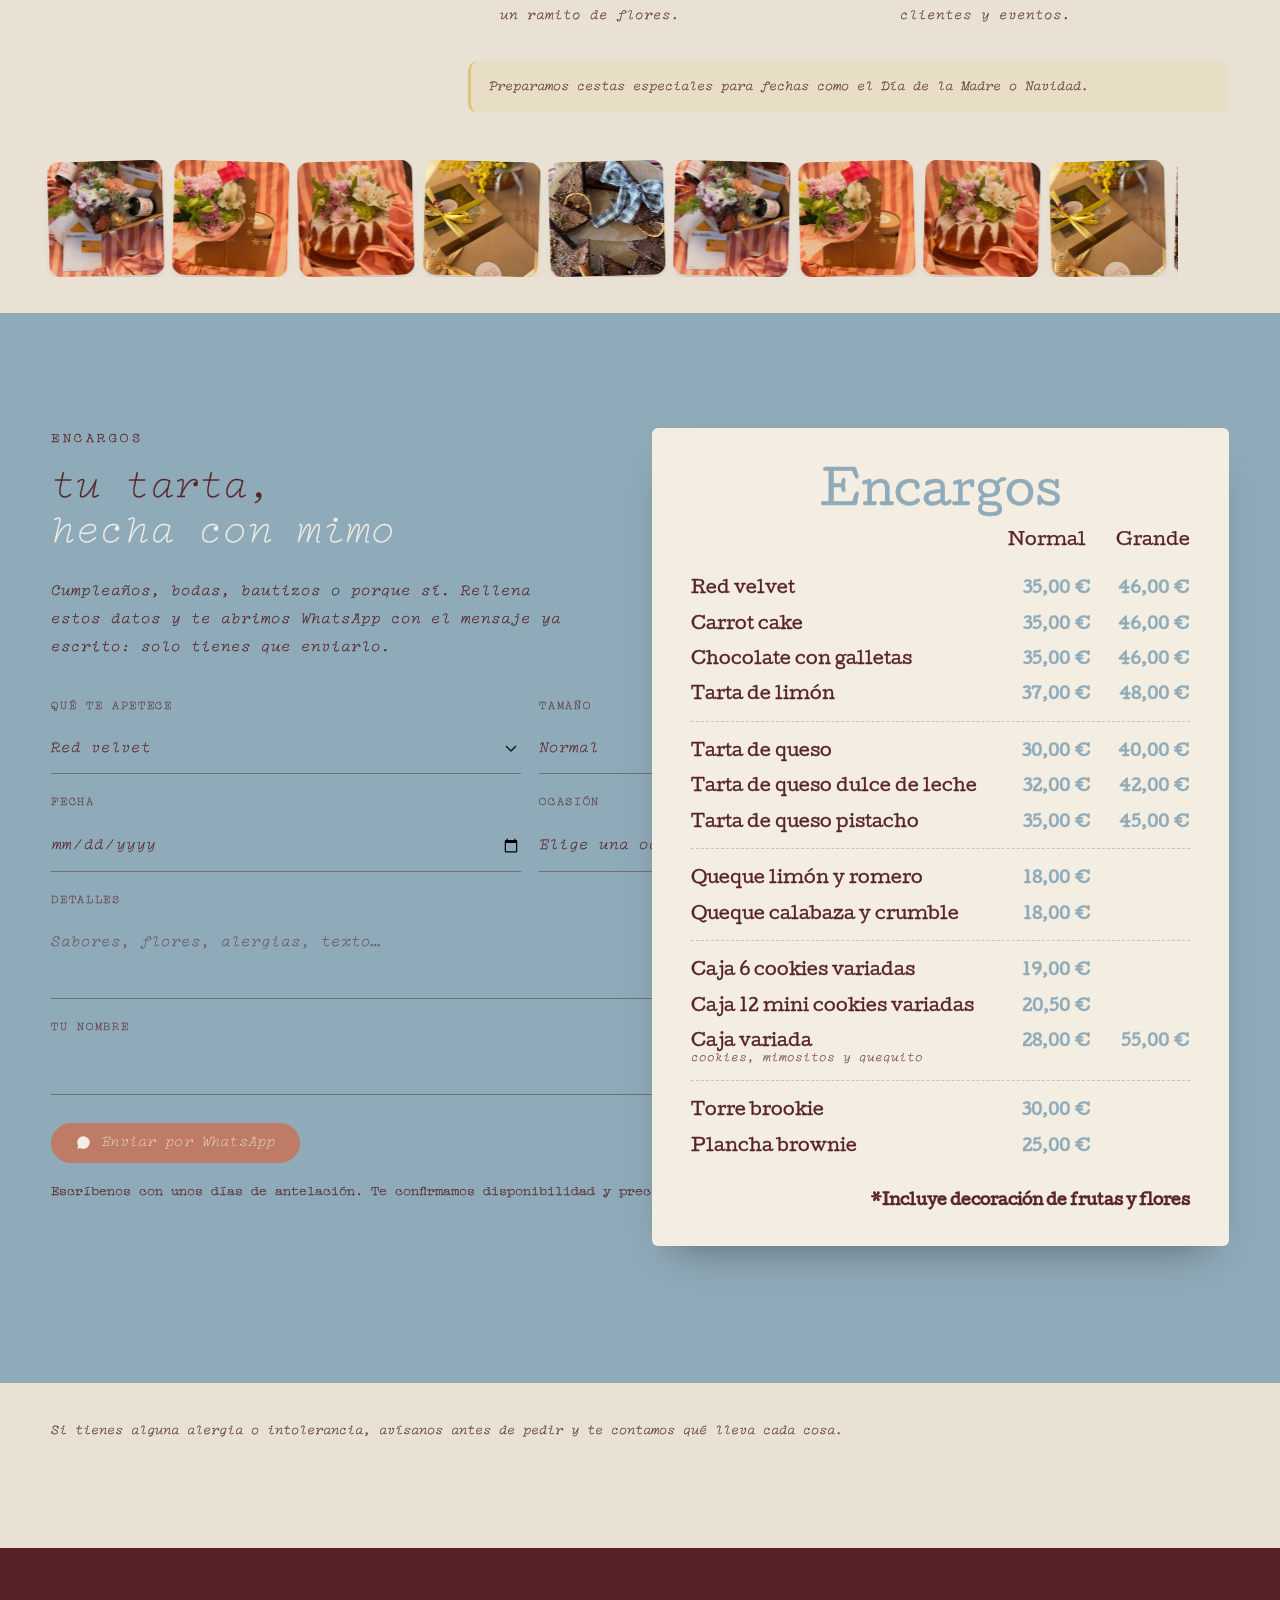
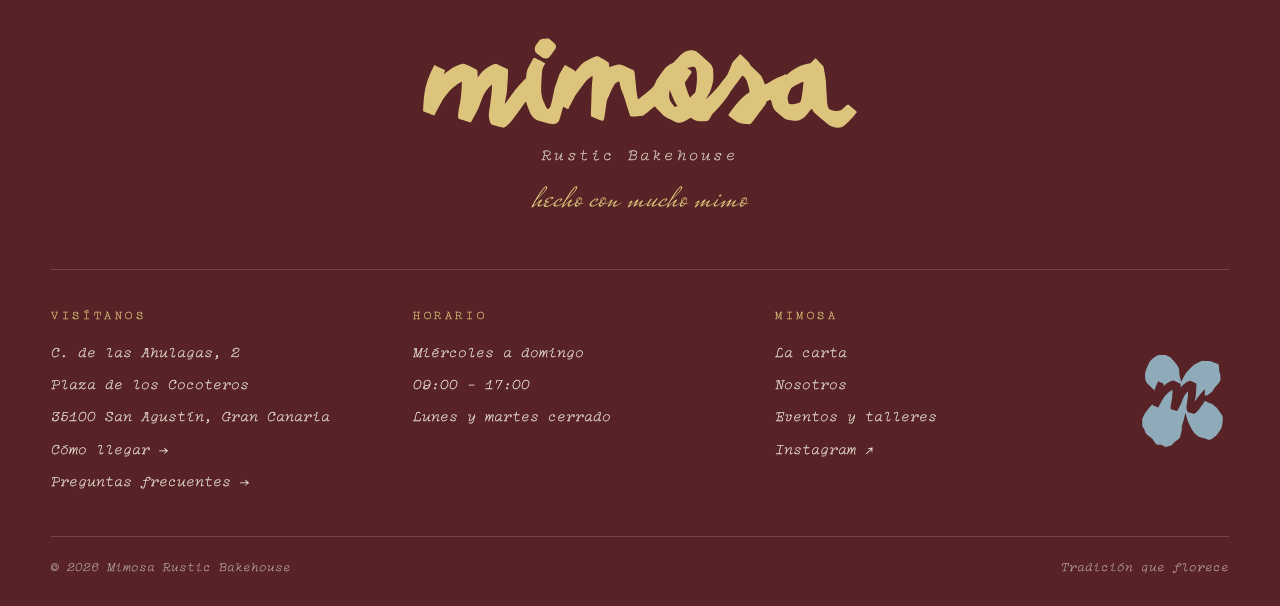
<file: carta.html>
<!doctype html>
<html lang="es">
<head>
<meta charset="utf-8">
<meta name="viewport" content="width=device-width, initial-scale=1">
<title>La carta · Mimosa Rustic Bakehouse</title>
<meta name="description" content="Cookies, tartas, bollería, café, cestas regalo y tartas por encargo en Mimosa, San Agustín. Encarga tu tarta por WhatsApp.">
<meta name="theme-color" content="#E9E2D4">
<meta property="og:title" content="La carta · Mimosa Rustic Bakehouse">
<meta property="og:description" content="Cookies, tartas, bollería, café, cestas regalo y tartas por encargo en Mimosa, San Agustín. Encarga tu tarta por WhatsApp.">
<meta property="og:image" content="img/og-mimosa.jpg">
<link rel="icon" href="favicon.svg" type="image/svg+xml">
<link rel="apple-touch-icon" href="apple-touch-icon.png">
<script>document.documentElement.classList.add('js', 'fuente-mimosa')</script>
<link rel="preload" href="fonts/trazo-muestrario.woff2" as="font" type="font/woff2" crossorigin>
<link rel="preload" href="fonts/compagnon-italic.woff2" as="font" type="font/woff2" crossorigin>
<link rel="preconnect" href="https://fonts.googleapis.com">
<link rel="preconnect" href="https://fonts.gstatic.com" crossorigin>
<link href="https://fonts.googleapis.com/css2?family=Cutive&family=Mr+De+Haviland&display=swap" rel="stylesheet">
<link rel="stylesheet" href="css/site.css?v=20261115134144">
<link rel="stylesheet" href="css/marca.css?v=20261115134144">

</head>
<body data-page="carta">

<header class="header">
  <div class="header__in">
    <a class="brand" href="index.html" aria-label="Mimosa Rustic Bakehouse, inicio"><span class="brand__logo" aria-hidden="true"></span><span class="brand__tag">Rustic Bakehouse</span></a>
    <nav class="nav" aria-label="Principal">
      <a href="index.html"><span>Inicio</span><span class="nav-ico nav-ico--flor" aria-hidden="true"></span></a>
      <a href="carta.html" aria-current="page"><span>La carta</span><svg class="nav-ico nav-ico--taza" viewBox="0 0 24 24" aria-hidden="true"><path class="vapor" d="M9.5 2.5c-1.2 1.6 1.2 2.6 0 4.4"/><path class="vapor v2" d="M13.5 2.5c-1.2 1.6 1.2 2.6 0 4.4"/><path d="M4.5 9.5h12.5v4.2a6.2 6.2 0 0 1-12.5 0z" fill="#8FABBA"/><path d="M17 11h1.4a2.6 2.6 0 0 1 0 5.2H16.2" fill="none" stroke="#8FABBA" stroke-width="2"/><path d="M3 21h15.5" stroke="#E9E2D4" stroke-width="1.6" stroke-linecap="round"/></svg></a>
      <a href="nosotros.html"><span>Nosotros</span><svg class="nav-ico nav-ico--corazon" viewBox="0 0 24 24" aria-hidden="true"><path d="M12 20.5s-7.5-4.6-7.5-10.4A4.3 4.3 0 0 1 12 7.3a4.3 4.3 0 0 1 7.5 2.8c0 5.8-7.5 10.4-7.5 10.4z" fill="#BE7B65"/></svg></a>
      <a href="eventos.html"><span>Eventos y talleres</span><svg class="nav-ico nav-ico--tarta" viewBox="0 0 24 24" aria-hidden="true"><path class="llama" d="M12 1.8c1.7 1.9 1.7 3.6 0 4.5-1.7-.9-1.7-2.6 0-4.5z" fill="#DDC47C"/><rect x="11.2" y="6.6" width="1.6" height="5" rx=".6" fill="#8FABBA"/><rect x="4" y="11.6" width="16" height="8.6" rx="2.2" fill="#BE7B65"/><path d="M4.2 14.6c1.9 1.6 3.9 1.6 5.8 0s3.9-1.6 5.8 0 3 1.1 4 .2" fill="none" stroke="#E9E2D4" stroke-width="1.4" stroke-linecap="round"/></svg></a>
      <a href="visitanos.html"><span>Visítanos</span><svg class="nav-ico nav-ico--pin" viewBox="0 0 24 24" aria-hidden="true"><ellipse class="sombra" cx="12" cy="21.6" rx="3.6" ry="1" fill="#E9E2D4" opacity=".35"/><path d="M12 20.4s6.8-6 6.8-11.6a6.8 6.8 0 0 0-13.6 0c0 5.6 6.8 11.6 6.8 11.6z" fill="#DDC47C"/><circle cx="12" cy="8.9" r="2.6" fill="#F3EEE4"/></svg></a>
      <a href="preguntas.html"><span>Preguntas</span><svg class="nav-ico nav-ico--chat" viewBox="0 0 24 24" aria-hidden="true"><path d="M3.5 4.5h17v11.5H10l-4.4 4v-4H3.5z" fill="#8FABBA"/><circle class="p p1" cx="8" cy="10.3" r="1.35" fill="#F3EEE4"/><circle class="p p2" cx="12" cy="10.3" r="1.35" fill="#F3EEE4"/><circle class="p p3" cx="16" cy="10.3" r="1.35" fill="#F3EEE4"/></svg></a>
    </nav>
    <a class="btn" href="carta.html#encargos" data-wa="Hola Mimosa, me gustaría encargar una tarta.">Encargar una tarta</a>
    <button class="menu-btn" type="button" aria-expanded="false" aria-controls="mobileMenu"><span>Menú</span><i></i></button>
  </div>
</header>

<div class="mobile-menu" id="mobileMenu">
  <nav aria-label="Menú móvil">
    <a class="big" href="index.html">Inicio</a>
    <a class="big" href="carta.html">La carta</a>
    <a class="big" href="nosotros.html">Nosotros</a>
    <a class="big" href="eventos.html">Eventos</a>
    <a class="big" href="visitanos.html">Visítanos</a>
    <a class="big" href="preguntas.html">Preguntas</a>
  </nav>
  <div class="meta"><span>Mié – Dom · 09:00 – 17:00</span><a href="https://www.instagram.com/mimosarusticbakery/" target="_blank" rel="noopener">Instagram ↗</a></div>
</div>

<main>
<section class="chapter chapter--oro">
  <div class="wrap chapter__in">
    <p class="chapter__kicker" data-reveal>La carta</p>
    <h1 class="chapter__title" data-reveal>lo de cada día, siempre <em>hecho con mimo</em></h1>
  </div>
</section>

<section class="page-intro">
  <div class="wrap">
    <div class="page-head__grid">
      <div data-reveal>
        <p class="lead">La vitrina cambia según la temporada y lo que nos apetece hornear esa semana. Pregúntanos en barra por lo que hay hoy.</p>
      </div>
    </div>
  </div>
</section>

<div class="ribbon" aria-hidden="true"><div class="ribbon__track"><span class="ribbon__logo c-melocoton"></span><span class="ribbon__logo c-azul"></span><span class="ribbon__logo c-oro"></span><span class="ribbon__logo c-melocoton"></span><span class="ribbon__logo c-azul"></span><span class="ribbon__logo c-oro"></span><span class="ribbon__logo c-melocoton"></span><span class="ribbon__logo c-azul"></span><span class="ribbon__logo c-oro"></span><span class="ribbon__logo c-melocoton"></span><span class="ribbon__logo c-azul"></span><span class="ribbon__logo c-oro"></span><span class="ribbon__logo c-melocoton"></span><span class="ribbon__logo c-azul"></span><span class="ribbon__logo c-oro"></span><span class="ribbon__logo c-melocoton"></span><span class="ribbon__logo c-azul"></span><span class="ribbon__logo c-oro"></span><span class="ribbon__logo c-melocoton"></span><span class="ribbon__logo c-azul"></span><span class="ribbon__logo c-oro"></span><span class="ribbon__logo c-melocoton"></span><span class="ribbon__logo c-azul"></span><span class="ribbon__logo c-oro"></span><span class="ribbon__logo c-melocoton"></span><span class="ribbon__logo c-azul"></span><span class="ribbon__logo c-oro"></span><span class="ribbon__logo c-melocoton"></span><span class="ribbon__logo c-azul"></span><span class="ribbon__logo c-oro"></span><span class="ribbon__logo c-melocoton"></span><span class="ribbon__logo c-azul"></span><span class="ribbon__logo c-oro"></span><span class="ribbon__logo c-melocoton"></span><span class="ribbon__logo c-azul"></span><span class="ribbon__logo c-oro"></span></div></div>

<aside class="cat-dock" aria-label="Ir a una categoría">
  <button class="cat-dock__btn" type="button" aria-expanded="false" aria-controls="catDockList"><span data-dock-label>Cookies y brownies</span><i aria-hidden="true"></i></button>
  <nav class="cat-dock__list" id="catDockList">
    <a href="#cookies">Cookies y brownies</a>
    <a href="#tartas">Tartas y pasteles</a>
    <a href="#bolleria">Bollería</a>
    <a href="#cafe">Café y bebidas</a>
    <a href="#regalos">Cestas y regalos</a>
    <a href="#encargos">Encargos</a>
  </nav>
</aside>

<div class="wrap carta-texto">
  <div class="carta-frame">
  <section class="menu-cat menu-cat--oro" id="cookies">
    <div class="menu-cat__lado">
      <div class="menu-cat__head"><h2 class="h2 with-deco">Cookies y brownies<span class="ilus ilus--flor-3 c-oro deco-title" aria-hidden="true"></span></h2><p class="muted">Gorditas, crujientes por fuera y tiernas por dentro.</p></div>
    </div>
    <div class="menu-cat__lista">
      <ul class="items">
        <li data-reveal><h3>Chocolate y galletas</h3><span class="tag">La favorita de Julia</span><p>Con trozos de galleta y mucho chocolate.</p></li>
        <li data-reveal><h3>Chocolate con sal</h3><p>Chocolate negro y escamas de sal.</p></li>
        <li data-reveal><h3>Pistacho</h3><p>Masa verde de pistacho con pistacho picado por encima.</p></li>
        <li data-reveal><h3>Nueces pecanas</h3><p>Masa tostada con nueces pecanas.</p></li>
        <li data-reveal><h3>Brownie</h3><p>Denso y chocolateado, a veces con frambuesas.</p></li>
      </ul>
      
    </div>
  </section>
  <div class="carta-tira strip" aria-label="Fotos de cookies y brownies">
    <figure class="zoom" data-zoom="cookies"><img src="img/cookies-surtido.jpg" alt="Surtido de cookies" loading="lazy"></figure>
    <figure class="zoom" data-zoom="cookies"><img src="img/cookies-pistacho.jpg" alt="Cookies de pistacho y de chocolate" loading="lazy"></figure>
    <figure class="zoom" data-zoom="cookies"><img src="img/cookies-plato.jpg" alt="Cookies en un plato de cerámica azul" loading="lazy"></figure>
    <figure class="zoom" data-zoom="cookies"><img src="img/cookies-flores.jpg" alt="Cookies y bollos decorados con flores" loading="lazy"></figure>
    <figure class="zoom" data-zoom="cookies"><img src="img/brownies-frambuesa.jpg" alt="Brownies con frambuesas" loading="lazy"></figure>
    <figure class="zoom" data-zoom="cookies"><img src="img/cookie-mano.jpg" alt="Cookie partida por la mitad" loading="lazy"></figure>
  </div>
  </div>

  <div class="carta-frame">
  <section class="menu-cat menu-cat--melocoton" id="tartas">
    <div class="menu-cat__lado">
      <div class="menu-cat__head"><h2 class="h2 with-deco">Tartas y pasteles<span class="ilus ilus--flor-1 c-melocoton deco-title" aria-hidden="true"></span></h2><p class="muted">Por porción en vitrina o enteras por encargo.</p></div>
    </div>
    <div class="menu-cat__lista">
      <ul class="items">
        <li data-reveal><h3>Queque de limón y romero</h3><span class="tag">El favorito</span><p>Bizcocho de limón y romero con glaseado y flores.</p></li>
        <li data-reveal><h3>Tarta de queso</h3><p>Cremosa por dentro y tostada por fuera. Receta afinada con la ayuda de nuestros clientes.</p></li>
        <li data-reveal><h3>Red velvet</h3><p>Bizcocho rojo, crema y frambuesas.</p></li>
        <li data-reveal><h3>Carrot cake</h3><p>Especiada, con frosting suave.</p></li>
        <li data-reveal><h3>Tartas de temporada</h3><p>Higos, frutos rojos, cítricos… según el mes.</p></li>
      </ul>
      <p class="note" data-reveal style="margin-top:18px">¿Sin azúcar? Adaptamos algunos postres bajo consulta.</p>
    </div>
  </section>
  <div class="carta-tira strip" aria-label="Fotos de tartas y pasteles">
    <figure class="zoom" data-zoom="tartas"><img src="img/queque-limon.jpg" alt="Queque de limón con flores" loading="lazy"></figure>
    <figure class="zoom" data-zoom="tartas"><img src="img/tarta-queso-horneada.jpg" alt="Tarta de queso recién horneada" loading="lazy"></figure>
    <figure class="zoom" data-zoom="tartas"><img src="img/tarta-higos.jpg" alt="Tarta con higos y frutos rojos" loading="lazy"></figure>
    <figure class="zoom" data-zoom="tartas"><img src="img/red-velvet.jpg" alt="Tarta red velvet con frambuesas" loading="lazy"></figure>
    <figure class="zoom" data-zoom="tartas"><img src="img/carrot-cake.jpg" alt="Porción de carrot cake" loading="lazy"></figure>
    <figure class="zoom" data-zoom="tartas"><img src="img/tartaletas-frambuesa.jpg" alt="Tartaletas de nata con frambuesas" loading="lazy"></figure>
    <figure class="zoom" data-zoom="tartas"><img src="img/tarta-queso-porciones.jpg" alt="Porciones de tarta de queso" loading="lazy"></figure>
    <figure class="zoom" data-zoom="tartas"><img src="img/tarta-40.jpg" alt="Tarta de cumpleaños decorada con flores y velas" loading="lazy"></figure>
    <figure class="zoom" data-zoom="tartas"><img src="img/tarta-cumple.jpg" alt="Tarta de cumpleaños de Mimosa" loading="lazy"></figure>
    <figure class="zoom" data-zoom="tartas"><img src="img/tarta-nata-flores.jpg" alt="Tarta de nata con flores" loading="lazy"></figure>
    <figure class="zoom" data-zoom="tartas"><img src="img/julia-decorando.jpg" alt="Decorando una tarta con flores" loading="lazy"></figure>
  </div>
  </div>

  <div class="carta-frame">
  <section class="menu-cat menu-cat--azul" id="bolleria">
    <div class="menu-cat__lado">
      <div class="menu-cat__head"><h2 class="h2 with-deco">Bollería<span class="ilus ilus--ramita c-azul deco-title" aria-hidden="true"></span></h2><p class="muted">Para empezar el día con calma.</p></div>
    </div>
    <div class="menu-cat__lista">
      <ul class="items">
        <li data-reveal><h3>Croissant</h3><p>Clásico o relleno de crema de pistacho.</p></li>
        <li data-reveal><h3>Mimositos</h3><p>Mini croissants cubiertos de chocolate con diferentes toppings: galleta, almendra, pistacho…</p></li>
      </ul>
      
    </div>
  </section>
  <div class="carta-tira strip" aria-label="Fotos de bollería">
    <figure class="zoom" data-zoom="bolleria"><img src="img/croissants-pistacho.jpg" alt="Croissants de pistacho" loading="lazy"></figure>
    <figure class="zoom" data-zoom="bolleria"><img src="img/croissants.jpg" alt="Croissants con flores" loading="lazy"></figure>
  </div>
  </div>

  <div class="carta-frame">
  <section class="menu-cat menu-cat--burdeos" id="cafe">
    <div class="menu-cat__lado">
      <div class="menu-cat__head"><h2 class="h2 with-deco">Café y bebidas<span class="ilus ilus--flor-2 c-burdeos deco-title" aria-hidden="true"></span></h2><p class="muted">El acompañante de todo lo anterior.</p></div>
    </div>
    <div class="menu-cat__lista">
      <ul class="items">
        <li data-reveal><h3>Espresso · cortado · con leche</h3><p>Nuestro café de cada día.</p></li>
        <li data-reveal><h3>Café con hielo</h3><p>Para los días de calor del sur.</p></li>
        <li data-reveal><h3>Matcha latte</h3><p>Frío o caliente.</p></li>
        <li data-reveal><h3>Vinito y tartas</h3><span class="tag">Tardes especiales</span><p>Una copa de vino y un trozo de tarta. Anunciamos las fechas en Instagram.</p></li>
      </ul>
      
    </div>
  </section>
  <div class="carta-tira strip" aria-label="Fotos de café y bebidas">
    <figure class="zoom" data-zoom="cafe"><img src="img/cafe-tarta-queso.jpg" alt="Café con leche y tarta de queso" loading="lazy"></figure>
    <figure class="zoom" data-zoom="cafe"><img src="img/cafe-servido.jpg" alt="Café sirviéndose sobre hielo" loading="lazy"></figure>
    <figure class="zoom" data-zoom="cafe"><img src="img/vinito.jpg" alt="Copas de vino para una tarde de vinito y tartas" loading="lazy"></figure>
    <figure class="zoom" data-zoom="cafe"><img src="img/local-mostrador.jpg" alt="Mostrador del local de Mimosa" loading="lazy"></figure>
  </div>
  </div>

  <div class="carta-frame">
  <section class="menu-cat menu-cat--oro" id="regalos">
    <div class="menu-cat__lado">
      <div class="menu-cat__head"><h2 class="h2 with-deco">Cestas y regalos<span class="ilus ilus--flor-1 c-oro deco-title" aria-hidden="true"></span></h2><p class="muted">Porque no gusta llegar con las manos vacías.</p></div>
    </div>
    <div class="menu-cat__lista">
      <ul class="items">
        <li data-reveal><h3>Cesta Mimosa</h3><p>Mini cookies, algo para brindar, chocolate y un ramo de flores.</p></li>
        <li data-reveal><h3>Brookie con flores</h3><p>Tarrina de brookie con ramo de flores en cajita pintada a mano.</p></li>
        <li data-reveal><h3>Queque con flores</h3><p>Nuestro queque de limón y romero con un ramito de flores.</p></li>
        <li data-reveal><h3>Detalles para empresas</h3><p>Cajas personalizadas para equipos, clientes y eventos.</p></li>
      </ul>
      <p class="note" data-reveal style="margin-top:18px">Preparamos cestas especiales para fechas como el Día de la Madre o Navidad.</p>
    </div>
  </section>
  <div class="carta-tira strip" aria-label="Fotos de cestas y regalos">
    <figure class="zoom" data-zoom="regalos"><img src="img/cesta-regalo.jpg" alt="Cesta regalo con flores" loading="lazy"></figure>
    <figure class="zoom" data-zoom="regalos"><img src="img/cesta-flores.jpg" alt="Caja regalo con flores" loading="lazy"></figure>
    <figure class="zoom" data-zoom="regalos"><img src="img/queque-flores.jpg" alt="Queque con flores para regalar" loading="lazy"></figure>
    <figure class="zoom" data-zoom="regalos"><img src="img/cajas-regalo.jpg" alt="Cajas de regalo de Mimosa con lazo" loading="lazy"></figure>
    <figure class="zoom" data-zoom="regalos"><img src="img/brownie-lazo.jpg" alt="Brownies con lazo de cuadros" loading="lazy"></figure>
  </div>
  </div>
</div>


<section class="section bloque bloque--azul" id="encargos" style="scroll-margin-top:130px">
  <div class="wrap order">
    <div>
      <p class="label" data-reveal>Encargos</p>
      <h2 class="h2" data-reveal style="margin:16px 0 22px">Tu tarta,<br><em>hecha con mimo</em></h2>
      <p data-reveal>Cumpleaños, bodas, bautizos o porque sí. Rellena estos datos y te abrimos WhatsApp con el mensaje ya escrito: solo tienes que enviarlo.</p>
      <form class="order__form" id="orderForm" data-reveal style="margin-top:34px">
        <div class="field"><label for="f-tarta">Qué te apetece</label>
          <select id="f-tarta" name="tarta">
            <optgroup label="Tartas">
              <option>Red velvet</option><option>Carrot cake</option><option>Chocolate con galletas</option><option>Tarta de limón</option>
              <option>Tarta de queso</option><option>Tarta de queso dulce de leche</option><option>Tarta de queso pistacho</option>
            </optgroup>
            <optgroup label="Queques">
              <option>Queque de limón y romero</option><option>Queque de calabaza y crumble</option>
            </optgroup>
            <optgroup label="Cajas">
              <option>Caja de 6 cookies variadas</option><option>Caja de 12 mini cookies variadas</option><option>Caja variada (cookies, mimositos, quequito)</option>
            </optgroup>
            <optgroup label="Brownies">
              <option>Torre brookie</option><option>Plancha de brownie</option>
            </optgroup>
            <optgroup label="Otros">
              <option>Mesa dulce / varias cosas</option><option>Otra cosa (te cuento)</option>
            </optgroup>
          </select></div>
        <div class="field"><label for="f-tamano">Tamaño</label>
          <select id="f-tamano" name="tamano">
            <option>Normal</option><option>Grande</option><option>No lo sé, te pregunto</option>
          </select></div>
        <div class="field"><label for="f-fecha">Fecha</label><input id="f-fecha" name="fecha" type="date"></div>
        <div class="field"><label for="f-ocasion">Ocasión</label><select id="f-ocasion" name="ocasion"><option value="">Elige una ocasión</option><option>Cumpleaños</option><option>Cumpleaños infantil</option><option>Aniversario</option><option>Boda</option><option>Bautizo o comunión</option><option>Baby shower</option><option>Día de la Madre / del Padre</option><option>San Valentín</option><option>Navidad</option><option>Despedida o jubilación</option><option>Evento de empresa</option><option>Sin motivo, porque sí</option><option value="otra">Otra…</option></select><input id="f-ocasion-otra" name="ocasion_otra" type="text" placeholder="Cuéntanos qué celebras" hidden aria-label="Otra ocasión"></div>
        <div class="field field--full"><label for="f-notas">Detalles</label><textarea id="f-notas" name="notas" placeholder="Sabores, flores, alergias, texto…"></textarea></div>
        <div class="field field--full"><label for="f-nombre">Tu nombre</label><input id="f-nombre" name="nombre" type="text" autocomplete="given-name"></div>
        <p class="field--full" style="margin:10px 0 0"><button class="btn btn--wa" type="submit">
          <svg viewBox="0 0 24 24" fill="currentColor" aria-hidden="true"><path d="M12 2a10 10 0 0 0-8.6 15.1L2 22l5-1.3A10 10 0 1 0 12 2Zm4.5 12.1c-.2-.1-1.5-.7-1.7-.8-.2-.1-.4-.1-.6.1l-.8 1c-.1.2-.3.2-.5.1a6.7 6.7 0 0 1-3.3-2.9c-.3-.4.3-.4.7-1.4.1-.2 0-.3 0-.4l-.8-1.8c-.2-.5-.4-.4-.6-.4h-.5c-.2 0-.5.1-.7.3-.2.3-.9.9-.9 2.2s.9 2.5 1 2.7c.1.2 1.8 2.8 4.5 3.9 1.7.7 2.3.8 3.2.6.5-.1 1.5-.6 1.7-1.2.2-.6.2-1.1.2-1.2-.1-.1-.3-.2-.5-.3Z"/></svg>
          Enviar por WhatsApp</button></p>
        <p class="order__note">Escríbenos con unos días de antelación. Te confirmamos disponibilidad y precio por mensaje.</p>
      </form>
    </div>
    <div class="order__img">
      <div class="precios" data-reveal>
        <p class="precios__tit">Encargos</p>
        <div class="precios__cols" aria-hidden="true"><span></span><span>Normal</span><span>Grande</span></div>
        <div class="precios__grupo">
          <p class="precios__fila"><span class="precios__nom">Red velvet</span><span class="precios__pre">35,00 €</span><span class="precios__pre">46,00 €</span></p>
          <p class="precios__fila"><span class="precios__nom">Carrot cake</span><span class="precios__pre">35,00 €</span><span class="precios__pre">46,00 €</span></p>
          <p class="precios__fila"><span class="precios__nom">Chocolate con galletas</span><span class="precios__pre">35,00 €</span><span class="precios__pre">46,00 €</span></p>
          <p class="precios__fila"><span class="precios__nom">Tarta de limón</span><span class="precios__pre">37,00 €</span><span class="precios__pre">48,00 €</span></p>
        </div>
        <div class="precios__grupo">
          <p class="precios__fila"><span class="precios__nom">Tarta de queso</span><span class="precios__pre">30,00 €</span><span class="precios__pre">40,00 €</span></p>
          <p class="precios__fila"><span class="precios__nom">Tarta de queso dulce de leche</span><span class="precios__pre">32,00 €</span><span class="precios__pre">42,00 €</span></p>
          <p class="precios__fila"><span class="precios__nom">Tarta de queso pistacho</span><span class="precios__pre">35,00 €</span><span class="precios__pre">45,00 €</span></p>
        </div>
        <div class="precios__grupo">
          <p class="precios__fila"><span class="precios__nom">Queque limón y romero</span><span class="precios__pre">18,00 €</span><span class="precios__pre"></span></p>
          <p class="precios__fila"><span class="precios__nom">Queque calabaza y crumble</span><span class="precios__pre">18,00 €</span><span class="precios__pre"></span></p>
        </div>
        <div class="precios__grupo">
          <p class="precios__fila"><span class="precios__nom">Caja 6 cookies variadas</span><span class="precios__pre">19,00 €</span><span class="precios__pre"></span></p>
          <p class="precios__fila"><span class="precios__nom">Caja 12 mini cookies variadas</span><span class="precios__pre">20,50 €</span><span class="precios__pre"></span></p>
          <p class="precios__fila"><span class="precios__nom">Caja variada<small>cookies, mimositos y quequito</small></span><span class="precios__pre">28,00 €</span><span class="precios__pre">55,00 €</span></p>
        </div>
        <div class="precios__grupo">
          <p class="precios__fila"><span class="precios__nom">Torre brookie</span><span class="precios__pre">30,00 €</span><span class="precios__pre"></span></p>
          <p class="precios__fila"><span class="precios__nom">Plancha brownie</span><span class="precios__pre">25,00 €</span><span class="precios__pre"></span></p>
        </div>
        <p class="precios__nota">*Incluye decoración de frutas y flores</p>
      </div>
    </div>
  </div>
</section>

<div class="wrap"><p class="note" style="padding:36px 0 90px">Si tienes alguna alergia o intolerancia, avísanos antes de pedir y te contamos qué lleva cada cosa.</p></div>
</main>

<a class="wa-float" href="carta.html#encargos" data-wa="Hola Mimosa, me gustaría encargar una tarta." aria-label="Encargar una tarta por WhatsApp"><svg class="wa-tarta" viewBox="0 0 24 24" aria-hidden="true"><path class="llama" d="M12 1.8c1.7 1.9 1.7 3.6 0 4.5-1.7-.9-1.7-2.6 0-4.5z" fill="#DDC47C"/><rect x="11.2" y="6.6" width="1.6" height="5" rx=".6" fill="#8FABBA"/><rect x="4" y="11.6" width="16" height="8.6" rx="2.2" fill="#BE7B65"/><path d="M4.2 14.6c1.9 1.6 3.9 1.6 5.8 0s3.9-1.6 5.8 0 3 1.1 4 .2" fill="none" stroke="#F3EEE4" stroke-width="1.4" stroke-linecap="round"/></svg>Encargar una tarta</a>
<footer class="footer">
  <div class="footer__pattern" aria-hidden="true"></div>
  <div class="wrap">
    <div class="footer__hero">
      <span class="footer__logo" role="img" aria-label="mimosa"></span>
      <p class="footer__tag">Rustic Bakehouse</p>
      <p class="footer__hand">Hecho con mucho mimo</p>
    </div>
    <div class="footer__cols">
      <div>
        <h4>Visítanos</h4>
        <ul>
          <li>C. de las Ahulagas, 2</li>
          <li>Plaza de los Cocoteros</li>
          <li>35100 San Agustín, Gran Canaria</li>
          <li><a href="visitanos.html">Cómo llegar →</a></li>
          <li><a href="preguntas.html">Preguntas frecuentes →</a></li>
        </ul>
      </div>
      <div>
        <h4>Horario</h4>
        <ul>
          <li>Miércoles a domingo</li>
          <li>09:00 – 17:00</li>
          <li>Lunes y martes cerrado</li>
        </ul>
      </div>
      <div>
        <h4>Mimosa</h4>
        <ul>
          <li><a href="carta.html">La carta</a></li>
          <li><a href="nosotros.html">Nosotros</a></li>
          <li><a href="eventos.html">Eventos y talleres</a></li>
          <li><a href="https://www.instagram.com/mimosarusticbakery/" target="_blank" rel="noopener">Instagram ↗</a></li>
        </ul>
      </div>
      <span class="footer__iso" aria-hidden="true"></span>
    </div>
    <div class="footer__bottom">
      <span>© <span data-year>2026</span> Mimosa Rustic Bakehouse</span>
      <span>Tradición que florece</span>
    </div>
  </div>
</footer>

<script src="js/site.js?v=20261115134144" defer></script>
</body>
</html>
</file>
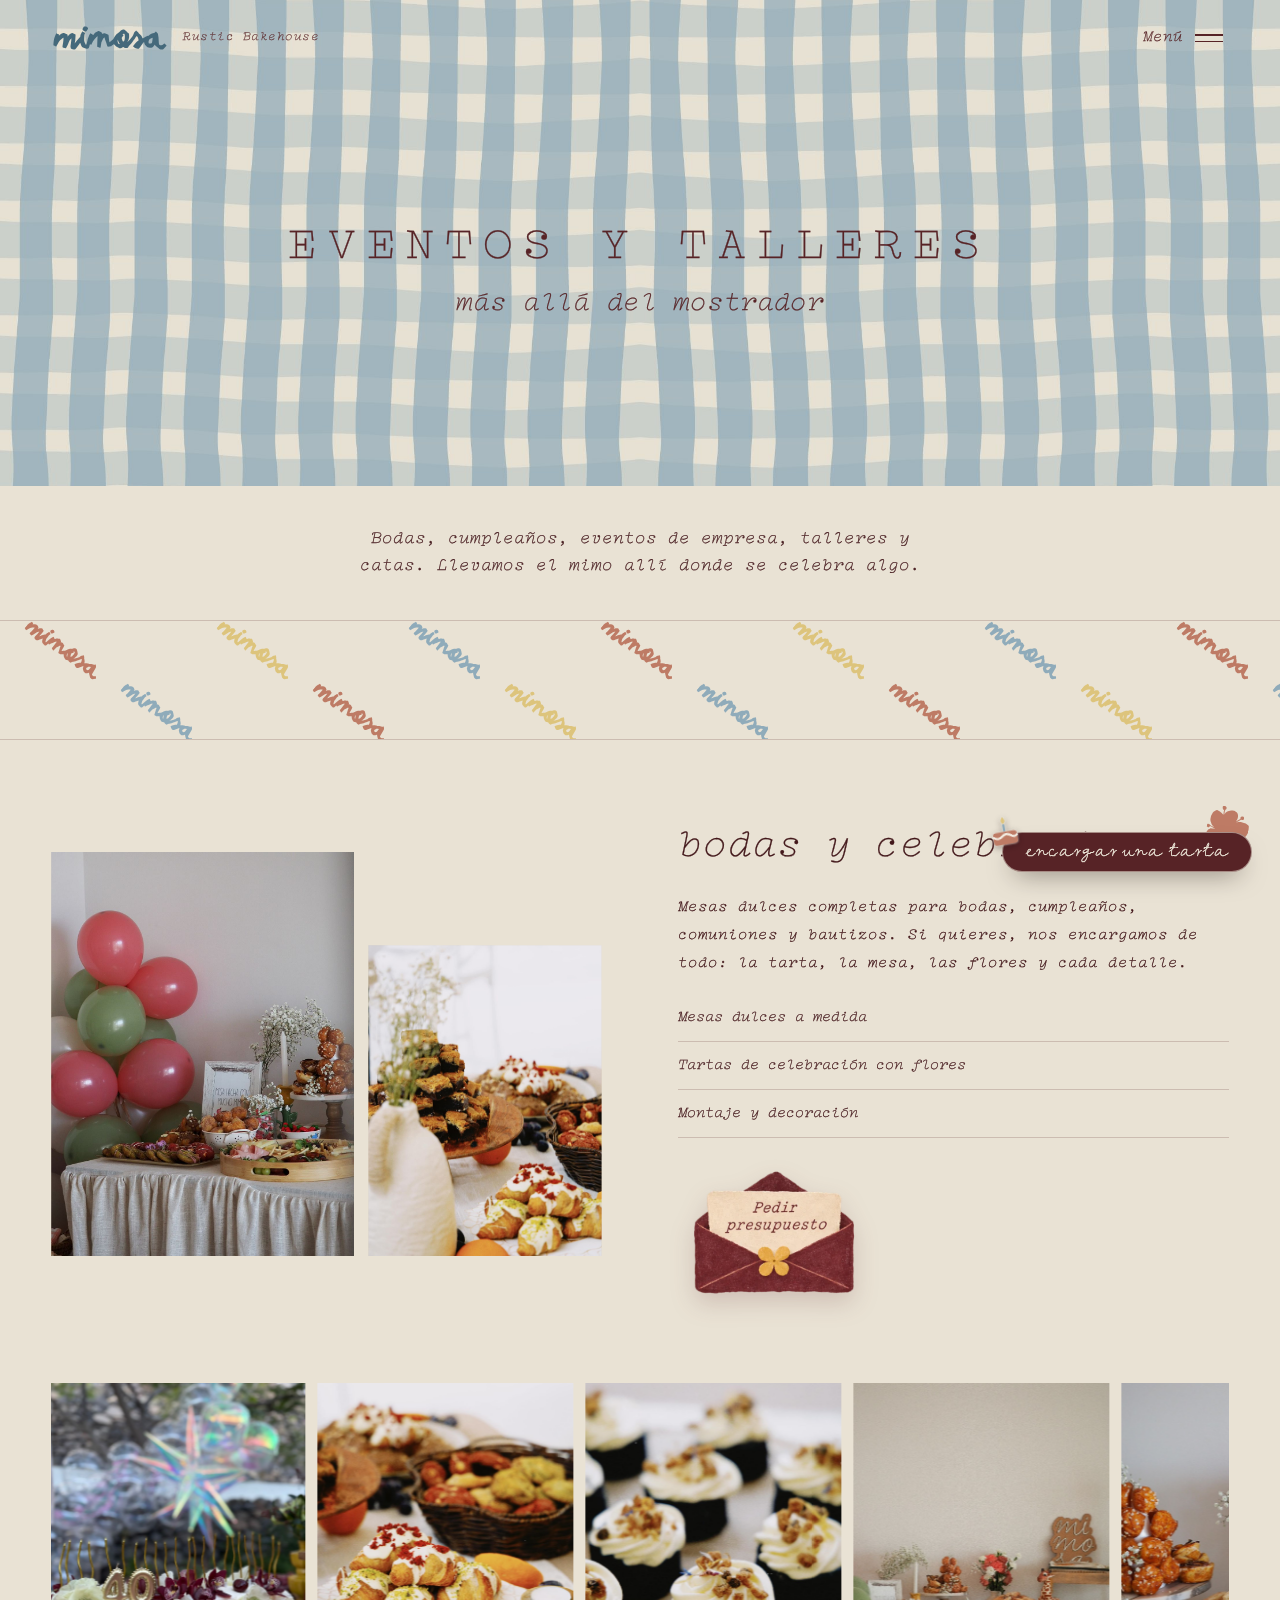
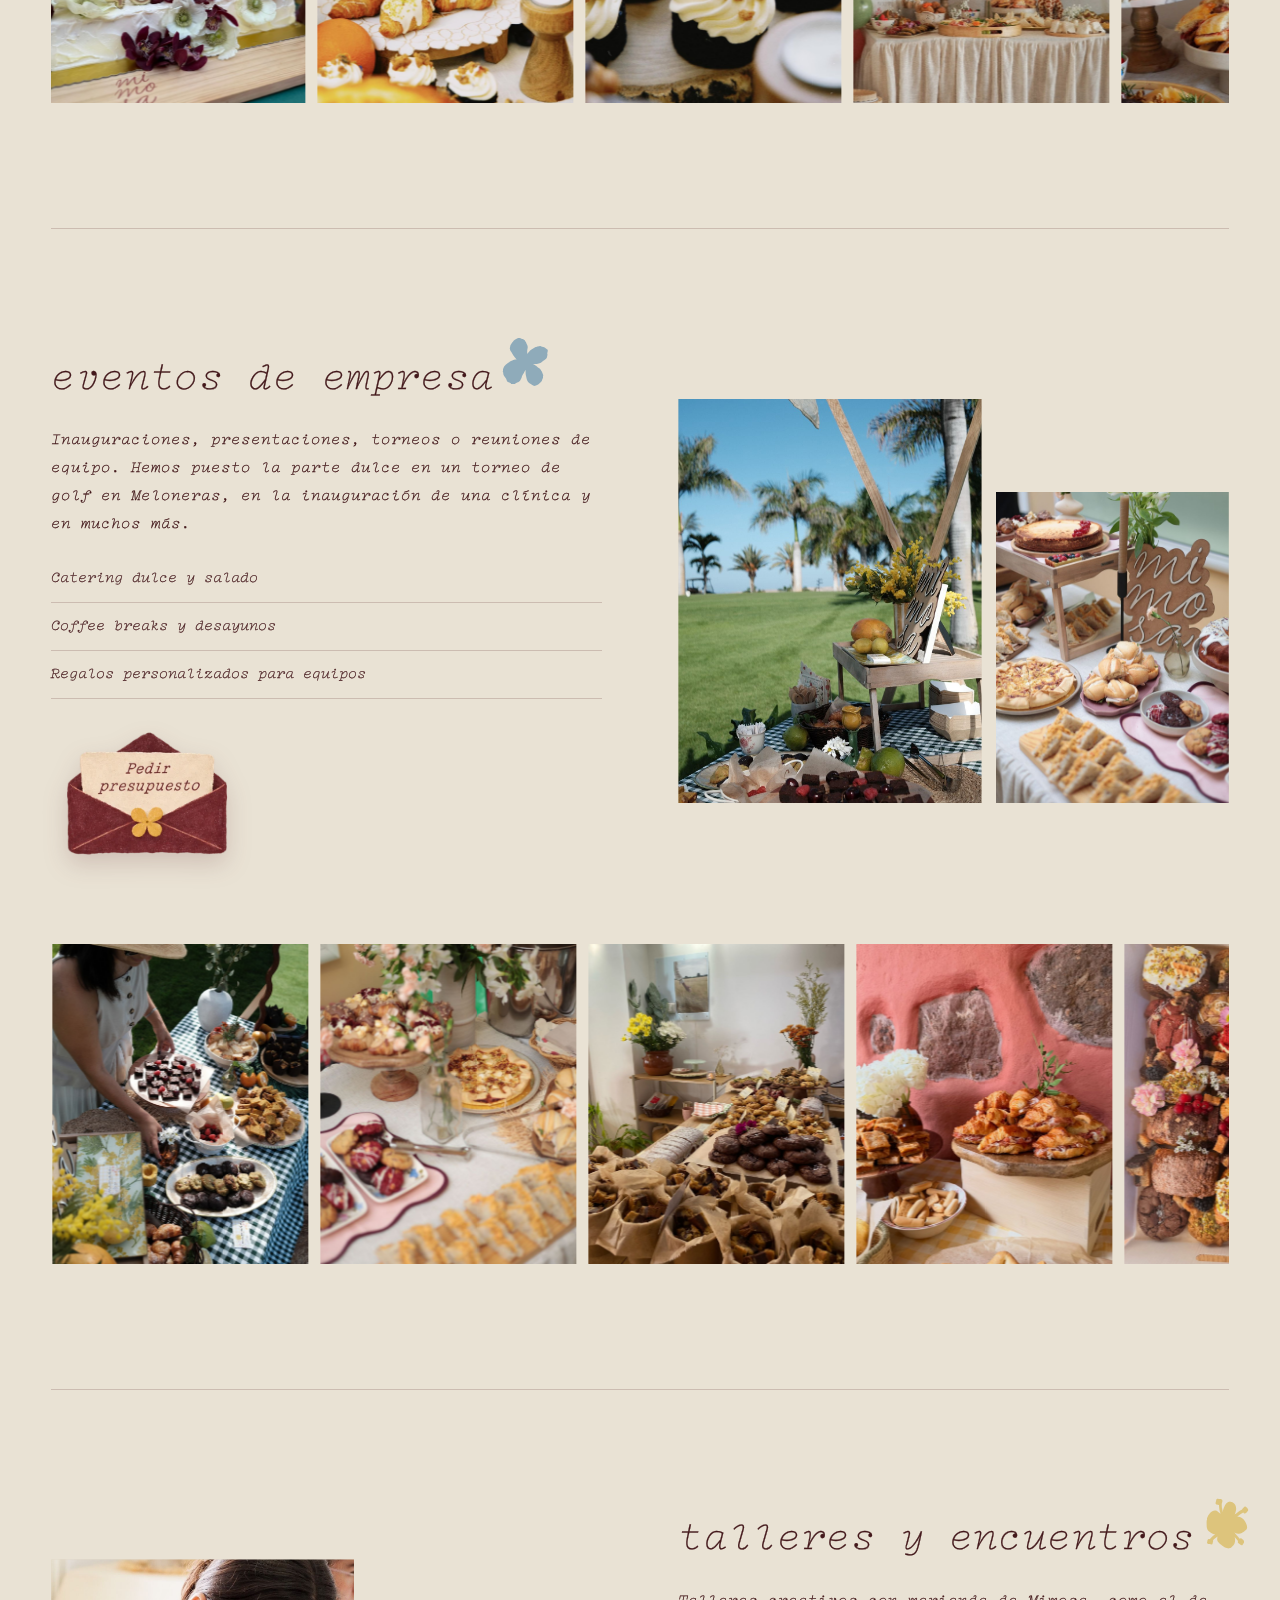
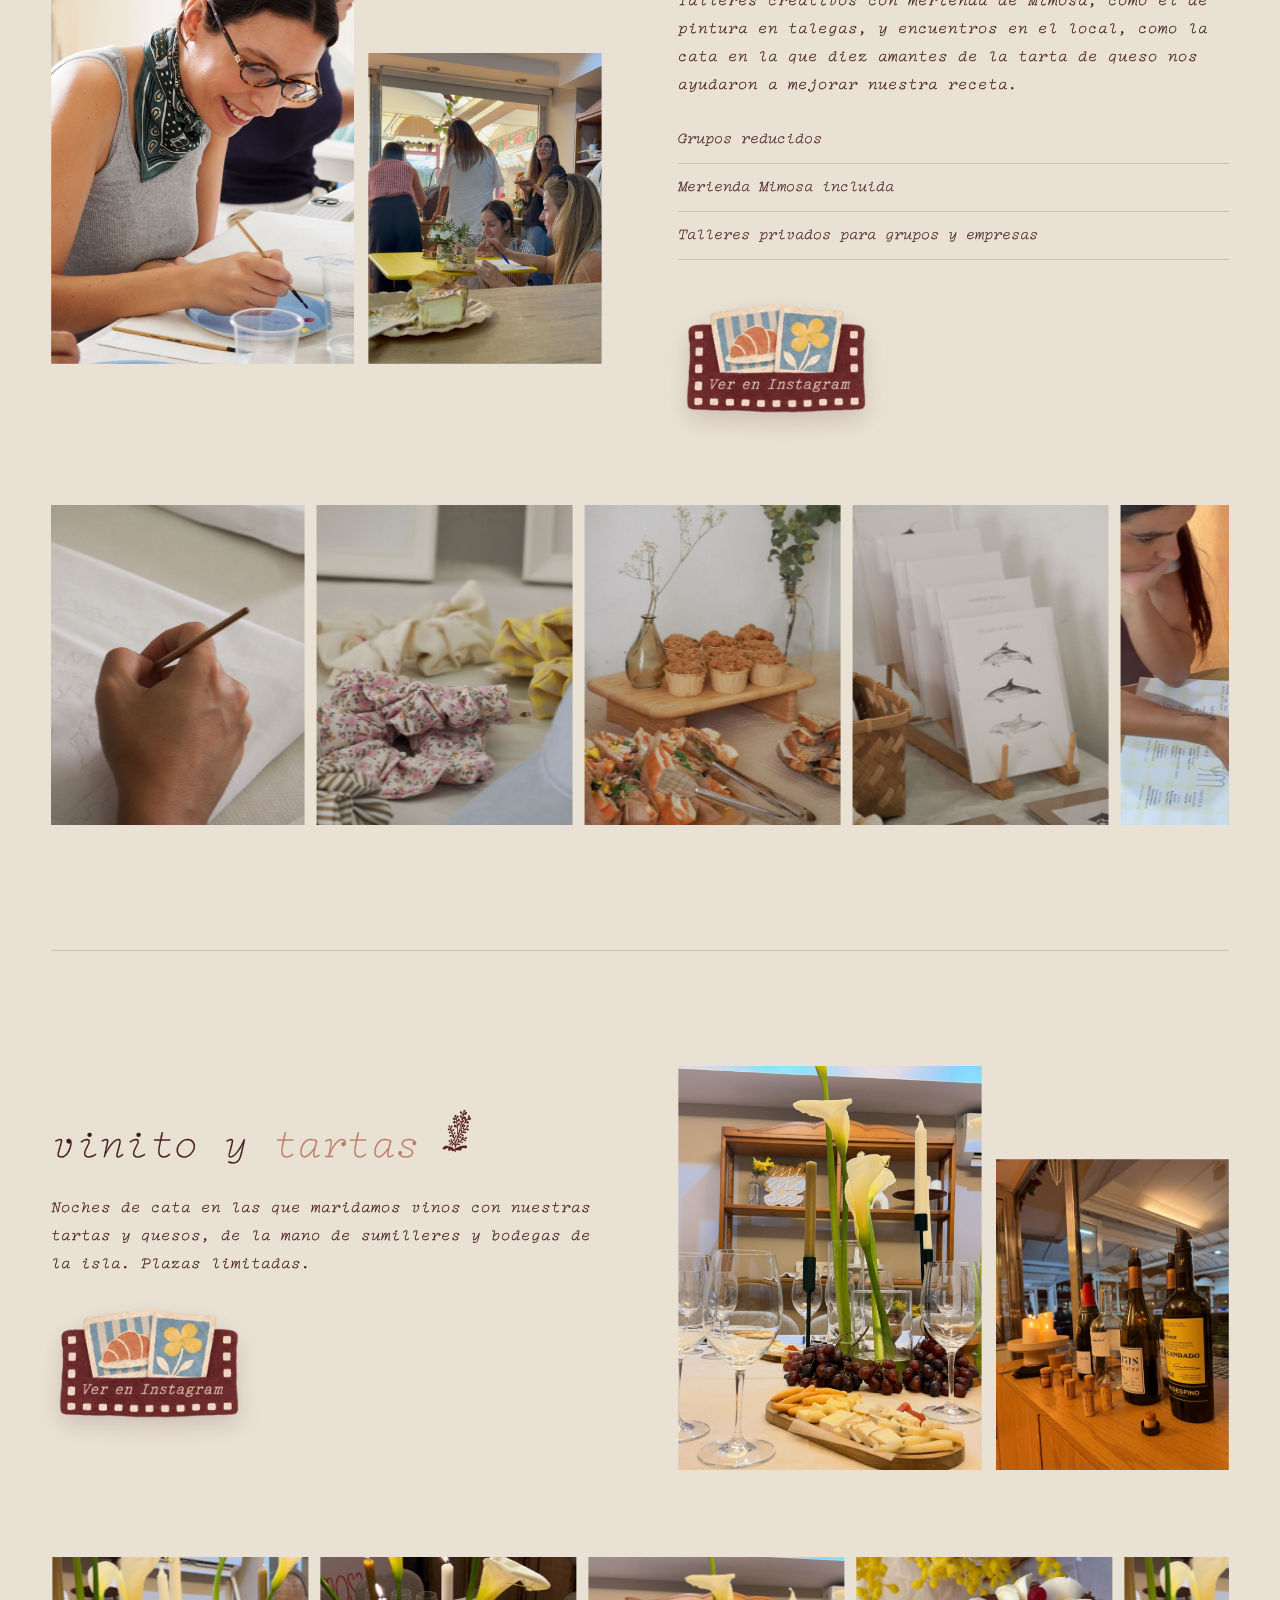
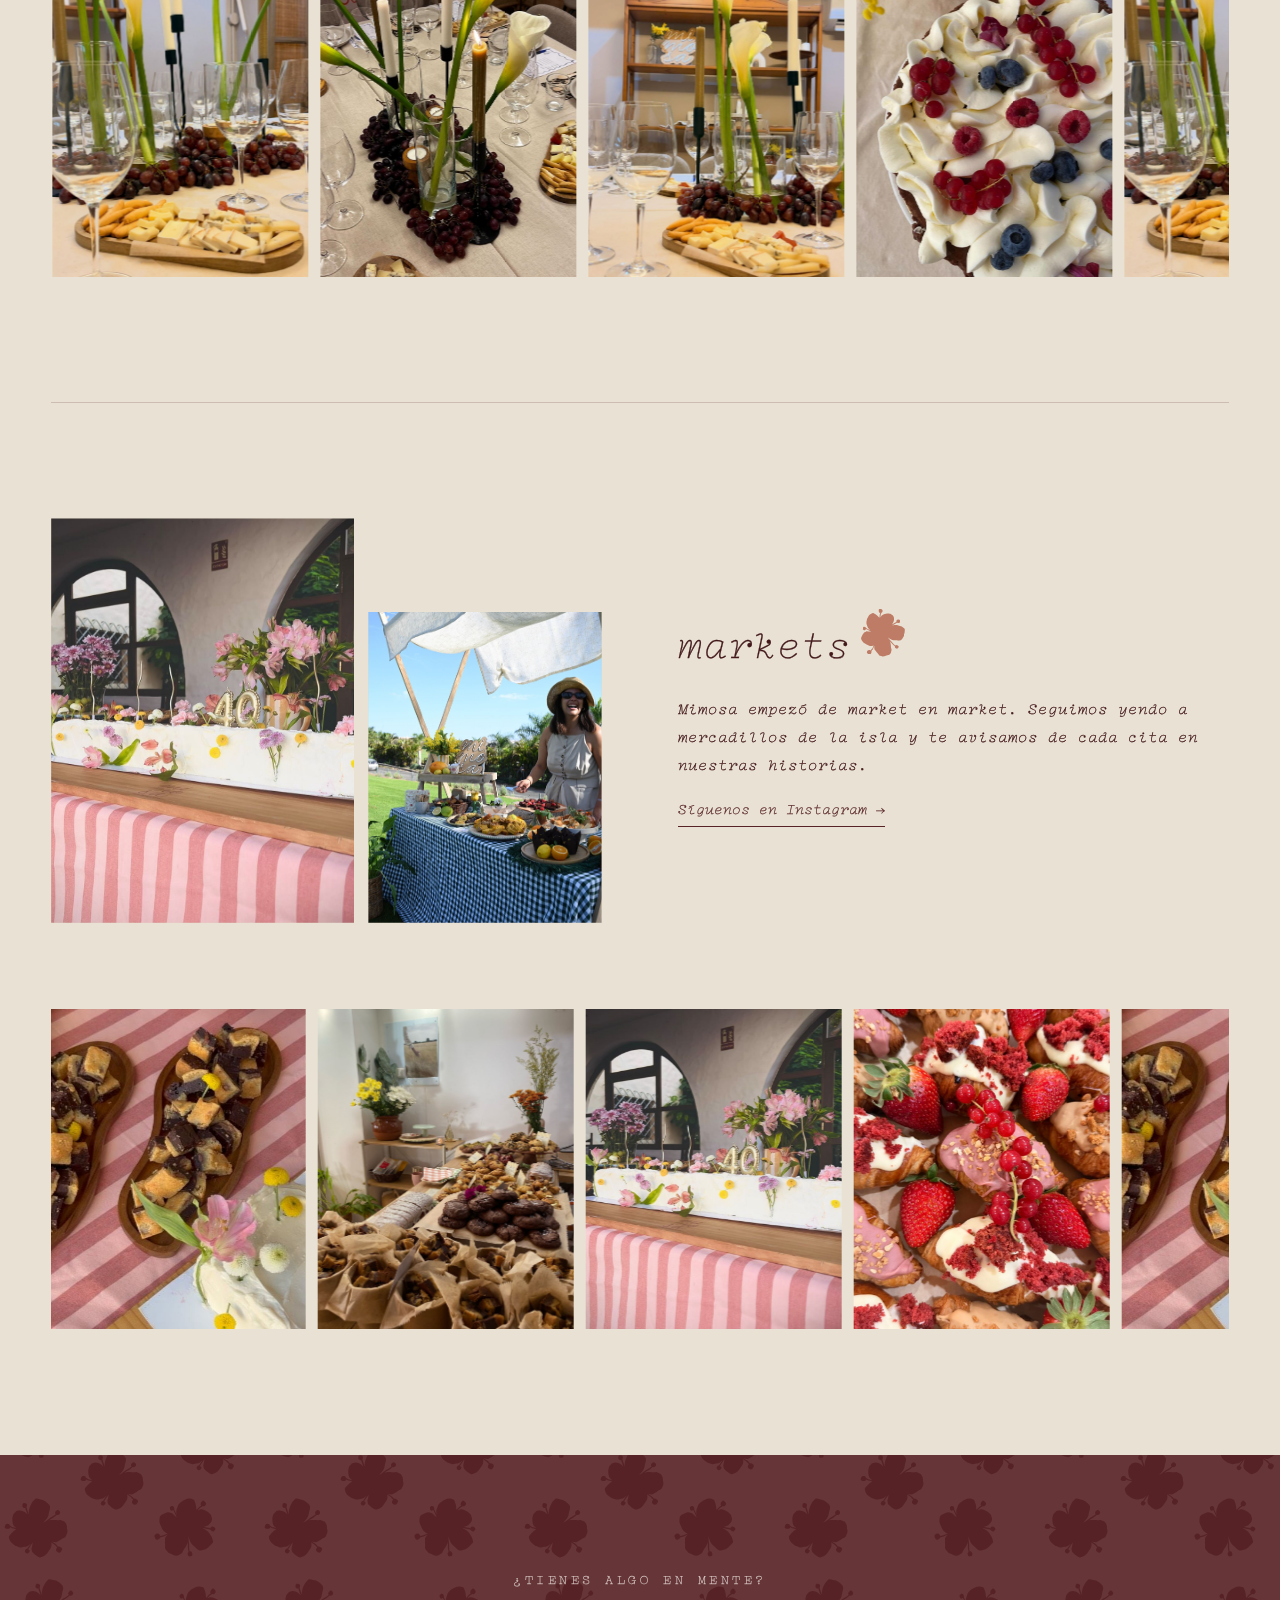
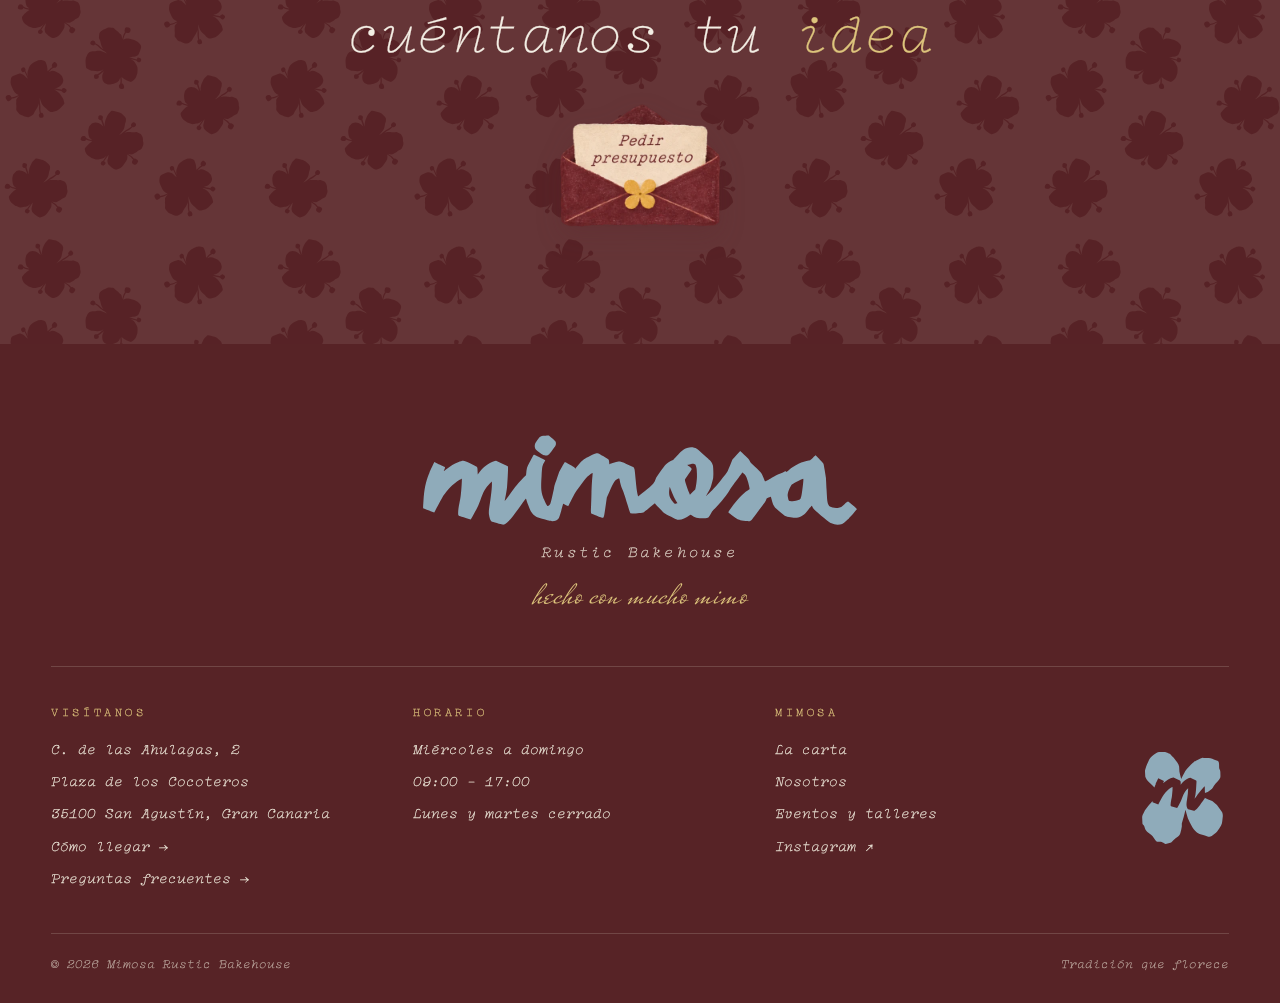
<file: eventos.html>
<!doctype html>
<html lang="es">
<head>
<meta charset="utf-8">
<meta name="viewport" content="width=device-width, initial-scale=1">
<title>Eventos y talleres · Mimosa Rustic Bakehouse</title>
<meta name="description" content="Mesas dulces para bodas y celebraciones, catering para empresas, talleres, catas de vino y tartas y markets con Mimosa en Gran Canaria.">
<meta name="theme-color" content="#E9E2D4">
<meta property="og:title" content="Eventos y talleres · Mimosa Rustic Bakehouse">
<meta property="og:description" content="Mesas dulces para bodas y celebraciones, catering para empresas, talleres, catas de vino y tartas y markets con Mimosa en Gran Canaria.">
<meta property="og:image" content="img/og-mimosa.jpg">
<link rel="icon" href="favicon.svg" type="image/svg+xml">
<link rel="apple-touch-icon" href="apple-touch-icon.png">
<script>document.documentElement.classList.add('js', 'fuente-mimosa')</script>
<link rel="preload" href="fonts/trazo-muestrario.woff2" as="font" type="font/woff2" crossorigin>
<link rel="preload" href="fonts/compagnon-italic.woff2" as="font" type="font/woff2" crossorigin>
<link rel="preconnect" href="https://fonts.googleapis.com">
<link rel="preconnect" href="https://fonts.gstatic.com" crossorigin>
<link href="https://fonts.googleapis.com/css2?family=Cutive&family=Mr+De+Haviland&display=swap" rel="stylesheet">
<link rel="stylesheet" href="css/site.css?v=20261115134144">
<link rel="stylesheet" href="css/marca.css?v=20261115134144">

</head>
<body data-page="eventos">

<header class="header">
  <div class="header__in">
    <a class="brand" href="index.html" aria-label="Mimosa Rustic Bakehouse, inicio"><span class="brand__logo" aria-hidden="true"></span><span class="brand__tag">Rustic Bakehouse</span></a>
    <nav class="nav" aria-label="Principal">
      <a href="index.html"><span>Inicio</span><span class="nav-ico nav-ico--flor" aria-hidden="true"></span></a>
      <a href="carta.html"><span>La carta</span><svg class="nav-ico nav-ico--taza" viewBox="0 0 24 24" aria-hidden="true"><path class="vapor" d="M9.5 2.5c-1.2 1.6 1.2 2.6 0 4.4"/><path class="vapor v2" d="M13.5 2.5c-1.2 1.6 1.2 2.6 0 4.4"/><path d="M4.5 9.5h12.5v4.2a6.2 6.2 0 0 1-12.5 0z" fill="#8FABBA"/><path d="M17 11h1.4a2.6 2.6 0 0 1 0 5.2H16.2" fill="none" stroke="#8FABBA" stroke-width="2"/><path d="M3 21h15.5" stroke="#E9E2D4" stroke-width="1.6" stroke-linecap="round"/></svg></a>
      <a href="nosotros.html"><span>Nosotros</span><svg class="nav-ico nav-ico--corazon" viewBox="0 0 24 24" aria-hidden="true"><path d="M12 20.5s-7.5-4.6-7.5-10.4A4.3 4.3 0 0 1 12 7.3a4.3 4.3 0 0 1 7.5 2.8c0 5.8-7.5 10.4-7.5 10.4z" fill="#BE7B65"/></svg></a>
      <a href="eventos.html" aria-current="page"><span>Eventos y talleres</span><svg class="nav-ico nav-ico--tarta" viewBox="0 0 24 24" aria-hidden="true"><path class="llama" d="M12 1.8c1.7 1.9 1.7 3.6 0 4.5-1.7-.9-1.7-2.6 0-4.5z" fill="#DDC47C"/><rect x="11.2" y="6.6" width="1.6" height="5" rx=".6" fill="#8FABBA"/><rect x="4" y="11.6" width="16" height="8.6" rx="2.2" fill="#BE7B65"/><path d="M4.2 14.6c1.9 1.6 3.9 1.6 5.8 0s3.9-1.6 5.8 0 3 1.1 4 .2" fill="none" stroke="#E9E2D4" stroke-width="1.4" stroke-linecap="round"/></svg></a>
      <a href="visitanos.html"><span>Visítanos</span><svg class="nav-ico nav-ico--pin" viewBox="0 0 24 24" aria-hidden="true"><ellipse class="sombra" cx="12" cy="21.6" rx="3.6" ry="1" fill="#E9E2D4" opacity=".35"/><path d="M12 20.4s6.8-6 6.8-11.6a6.8 6.8 0 0 0-13.6 0c0 5.6 6.8 11.6 6.8 11.6z" fill="#DDC47C"/><circle cx="12" cy="8.9" r="2.6" fill="#F3EEE4"/></svg></a>
      <a href="preguntas.html"><span>Preguntas</span><svg class="nav-ico nav-ico--chat" viewBox="0 0 24 24" aria-hidden="true"><path d="M3.5 4.5h17v11.5H10l-4.4 4v-4H3.5z" fill="#8FABBA"/><circle class="p p1" cx="8" cy="10.3" r="1.35" fill="#F3EEE4"/><circle class="p p2" cx="12" cy="10.3" r="1.35" fill="#F3EEE4"/><circle class="p p3" cx="16" cy="10.3" r="1.35" fill="#F3EEE4"/></svg></a>
    </nav>
    <a class="btn" href="carta.html#encargos" data-wa="Hola Mimosa, me gustaría encargar una tarta.">Encargar una tarta</a>
    <button class="menu-btn" type="button" aria-expanded="false" aria-controls="mobileMenu"><span>Menú</span><i></i></button>
  </div>
</header>

<div class="mobile-menu" id="mobileMenu">
  <nav aria-label="Menú móvil">
    <a class="big" href="index.html">Inicio</a>
    <a class="big" href="carta.html">La carta</a>
    <a class="big" href="nosotros.html">Nosotros</a>
    <a class="big" href="eventos.html">Eventos</a>
    <a class="big" href="visitanos.html">Visítanos</a>
    <a class="big" href="preguntas.html">Preguntas</a>
  </nav>
  <div class="meta"><span>Mié – Dom · 09:00 – 17:00</span><a href="https://www.instagram.com/mimosarusticbakery/" target="_blank" rel="noopener">Instagram ↗</a></div>
</div>

<main>
<section class="chapter chapter--azul">
  <div class="wrap chapter__in">
    <p class="chapter__kicker" data-reveal>Eventos y talleres</p>
    <h1 class="chapter__title" data-reveal>más allá del <em>mostrador</em></h1>
  </div>
</section>

<section class="page-intro">
  <div class="wrap">
    <div class="page-head__grid">
      <div data-reveal>
        <p class="lead">Bodas, cumpleaños, eventos de empresa, talleres y catas. Llevamos el mimo allí donde se celebra algo.</p>
      </div>
    </div>
  </div>
</section>

<div class="ribbon" aria-hidden="true"><div class="ribbon__track"><span class="ribbon__logo c-melocoton"></span><span class="ribbon__logo c-azul"></span><span class="ribbon__logo c-oro"></span><span class="ribbon__logo c-melocoton"></span><span class="ribbon__logo c-azul"></span><span class="ribbon__logo c-oro"></span><span class="ribbon__logo c-melocoton"></span><span class="ribbon__logo c-azul"></span><span class="ribbon__logo c-oro"></span><span class="ribbon__logo c-melocoton"></span><span class="ribbon__logo c-azul"></span><span class="ribbon__logo c-oro"></span><span class="ribbon__logo c-melocoton"></span><span class="ribbon__logo c-azul"></span><span class="ribbon__logo c-oro"></span><span class="ribbon__logo c-melocoton"></span><span class="ribbon__logo c-azul"></span><span class="ribbon__logo c-oro"></span><span class="ribbon__logo c-melocoton"></span><span class="ribbon__logo c-azul"></span><span class="ribbon__logo c-oro"></span><span class="ribbon__logo c-melocoton"></span><span class="ribbon__logo c-azul"></span><span class="ribbon__logo c-oro"></span><span class="ribbon__logo c-melocoton"></span><span class="ribbon__logo c-azul"></span><span class="ribbon__logo c-oro"></span><span class="ribbon__logo c-melocoton"></span><span class="ribbon__logo c-azul"></span><span class="ribbon__logo c-oro"></span><span class="ribbon__logo c-melocoton"></span><span class="ribbon__logo c-azul"></span><span class="ribbon__logo c-oro"></span><span class="ribbon__logo c-melocoton"></span><span class="ribbon__logo c-azul"></span><span class="ribbon__logo c-oro"></span></div></div>

<aside class="cat-dock" aria-label="Ir a un tipo de evento">
  <button class="cat-dock__btn" type="button" aria-expanded="false" aria-controls="catDockList"><span data-dock-label>Bodas y celebraciones</span><i aria-hidden="true"></i></button>
  <nav class="cat-dock__list" id="catDockList">
    <a href="#bodas">Bodas y celebraciones</a>
    <a href="#empresas">Empresas</a>
    <a href="#talleres">Talleres</a>
    <a href="#catas">Catas</a>
    <a href="#markets">Markets</a>
  </nav>
</aside>

<div class="wrap">
  <article class="offer" id="bodas">
    <div class="offer__pair">
      <figure class="ph ph--34 zoom" data-zoom="bodas" data-reveal="img"><img src="img/evento-globos.jpg" alt="Mesa dulce de cumpleaños con globos y flores" loading="lazy"></figure>
      <figure class="ph ph--34 zoom" data-zoom="bodas" data-reveal="img" style="--d:.12s"><img src="img/boda-dulces.jpg" alt="Mesa dulce de boda con brownies y flores" loading="lazy"></figure>
    </div>
    <div>
      <h2 class="h2 with-deco" data-reveal>Bodas y celebraciones<span class="ilus ilus--flor-1 c-melocoton deco-title" aria-hidden="true"></span></h2>
      <p data-reveal>Mesas dulces completas para bodas, cumpleaños, comuniones y bautizos. Si quieres, nos encargamos de todo: la tarta, la mesa, las flores y cada detalle.</p>
      <ul data-reveal><li>Mesas dulces a medida</li><li>Tartas de celebración con flores</li><li>Montaje y decoración</li></ul>
      <a class="ilu-btn" href="#" data-wa="Hola Mimosa, me gustaría pedir presupuesto para una mesa dulce." data-reveal><img src="img/botones/presupuesto.webp?v=20261115134144" data-anim="img/botones/presupuesto-anim.webp?v=20261115134144" alt="Pedir presupuesto para una mesa dulce" width="480" height="320" loading="lazy"></a>
    </div>
    <div class="offer-gallery strip">
      <figure class="zoom" data-zoom="bodas"><img src="img/tarta-40.jpg" alt="Tarta de 40 cumpleaños con flores" loading="lazy"></figure>
      <figure class="zoom" data-zoom="bodas"><img src="img/boda-bolleria.jpg" alt="Bollería para una boda" loading="lazy"></figure>
      <figure class="zoom" data-zoom="bodas"><img src="img/boda-cupcakes.jpg" alt="Cupcakes de chocolate para boda" loading="lazy"></figure>
      <figure class="zoom" data-zoom="bodas"><img src="img/evento-mesa.jpg" alt="Mesa dulce de evento con cartel de Mimosa" loading="lazy"></figure>
      <figure class="zoom" data-zoom="bodas"><img src="img/evento-flores-bolleria.jpg" alt="Bollería con flores en un evento" loading="lazy"></figure>
      <figure class="zoom" data-zoom="bodas"><img src="img/evento-uvas.jpg" alt="Decoración de flores y uvas en una celebración" loading="lazy"></figure>
      <figure class="zoom" data-zoom="bodas"><img src="img/julia-decorando.jpg" alt="Decorando una tarta con flores" loading="lazy"></figure>
    </div>
  </article>

  <article class="offer" id="empresas">
    <div class="offer__pair">
      <figure class="ph ph--34 zoom" data-zoom="empresas" data-reveal="img"><img src="img/golf-mesa.jpg" alt="Mesa dulce al aire libre en un torneo de golf" loading="lazy"></figure>
      <figure class="ph ph--34 zoom" data-zoom="empresas" data-reveal="img" style="--d:.12s"><img src="img/catering-cartel.jpg" alt="Catering de Mimosa en una inauguración" loading="lazy"></figure>
    </div>
    <div>
      <h2 class="h2 with-deco" data-reveal>Eventos de empresa<span class="ilus ilus--flor-3 c-azul deco-title" aria-hidden="true"></span></h2>
      <p data-reveal>Inauguraciones, presentaciones, torneos o reuniones de equipo. Hemos puesto la parte dulce en un torneo de golf en Meloneras, en la inauguración de una clínica y en muchos más.</p>
      <ul data-reveal><li>Catering dulce y salado</li><li>Coffee breaks y desayunos</li><li>Regalos personalizados para equipos</li></ul>
      <a class="ilu-btn" href="#" data-wa="Hola Mimosa, me gustaría pedir presupuesto para un evento de empresa." data-reveal><img src="img/botones/presupuesto.webp?v=20261115134144" data-anim="img/botones/presupuesto-anim.webp?v=20261115134144" alt="Pedir presupuesto para un evento de empresa" width="480" height="320" loading="lazy"></a>
    </div>
    <div class="offer-gallery strip">
      <figure class="zoom" data-zoom="empresas"><img src="img/golf-detalle.jpg" alt="Montando la mesa dulce en el torneo de golf" loading="lazy"></figure>
      <figure class="zoom" data-zoom="empresas"><img src="img/catering-clinica.jpg" alt="Catering para la inauguración de una clínica" loading="lazy"></figure>
      <figure class="zoom" data-zoom="empresas"><img src="img/catering.jpg" alt="Bandejas de catering de Mimosa" loading="lazy"></figure>
      <figure class="zoom" data-zoom="empresas"><img src="img/evento-terracota.jpg" alt="Catering dulce en un evento" loading="lazy"></figure>
      <figure class="zoom" data-zoom="empresas"><img src="img/bandeja-dulces.jpg" alt="Bandeja de dulces variados con flores" loading="lazy"></figure>
      <figure class="zoom" data-zoom="empresas"><img src="img/mesa-dulce.jpg" alt="Mesa dulce sobre mantel de cuadros" loading="lazy"></figure>
    </div>
  </article>

  <article class="offer" id="talleres">
    <div class="offer__pair">
      <figure class="ph ph--34 zoom" data-zoom="talleres" data-reveal="img"><img src="img/taller-pintura.jpg" alt="Asistente pintando en el taller de talegas" loading="lazy"></figure>
      <figure class="ph ph--34 zoom" data-zoom="talleres" data-reveal="img" style="--d:.12s"><img src="img/cata-queso-mesa.jpg" alt="Participantes probando tarta de queso en el local" loading="lazy"></figure>
    </div>
    <div>
      <h2 class="h2 with-deco" data-reveal>Talleres y encuentros<span class="ilus ilus--flor-2 c-oro deco-title" aria-hidden="true"></span></h2>
      <p data-reveal>Talleres creativos con merienda de Mimosa, como el de pintura en talegas, y encuentros en el local, como la cata en la que diez amantes de la tarta de queso nos ayudaron a mejorar nuestra receta.</p>
      <ul data-reveal><li>Grupos reducidos</li><li>Merienda Mimosa incluida</li><li>Talleres privados para grupos y empresas</li></ul>
      <a class="ilu-btn" href="https://www.instagram.com/mimosarusticbakery/" target="_blank" rel="noopener" data-reveal><img src="img/botones/instagram.webp?v=20261115134144" data-anim="img/botones/instagram-anim.webp?v=20261115134144" alt="Ver las próximas fechas en Instagram" width="480" height="320" loading="lazy"></a>
    </div>
    <div class="offer-gallery strip">
      <figure class="zoom" data-zoom="talleres"><img src="img/taller-pincel.jpg" alt="Pintando a mano en el taller" loading="lazy"></figure>
      <figure class="zoom" data-zoom="talleres"><img src="img/taller-talegas.jpg" alt="Talegas pintadas en el taller" loading="lazy"></figure>
      <figure class="zoom" data-zoom="talleres"><img src="img/taller-mesa.jpg" alt="Merienda del taller con muffins y flores" loading="lazy"></figure>
      <figure class="zoom" data-zoom="talleres"><img src="img/taller-laminas.jpg" alt="Láminas de ilustración del taller" loading="lazy"></figure>
      <figure class="zoom" data-zoom="talleres"><img src="img/cata-queso-notas.jpg" alt="Tomando notas en la cata de tarta de queso" loading="lazy"></figure>
      <figure class="zoom" data-zoom="talleres"><img src="img/cata-queso-grupo.jpg" alt="Grupo de la cata de tarta de queso en Mimosa" loading="lazy"></figure>
    </div>
  </article>

  <article class="offer" id="catas">
    <div class="offer__pair">
      <figure class="ph ph--34 zoom" data-zoom="catas" data-reveal="img"><img src="img/cata-vino-mesa.jpg" alt="Mesa preparada para una cata de vinos con velas" loading="lazy"></figure>
      <figure class="ph ph--34 zoom" data-zoom="catas" data-reveal="img" style="--d:.12s"><img src="img/cata-vino-botellas.jpg" alt="Botellas de vino de la cata" loading="lazy"></figure>
    </div>
    <div>
      <h2 class="h2 with-deco" data-reveal>Vinito y <em>tartas</em><span class="ilus ilus--ramita c-burdeos deco-title" aria-hidden="true"></span></h2>
      <p data-reveal>Noches de cata en las que maridamos vinos con nuestras tartas y quesos, de la mano de sumilleres y bodegas de la isla. Plazas limitadas.</p>
      <a class="ilu-btn" href="https://www.instagram.com/mimosarusticbakery/" target="_blank" rel="noopener" data-reveal><img src="img/botones/instagram.webp?v=20261115134144" data-anim="img/botones/instagram-anim.webp?v=20261115134144" alt="Ver la próxima cata en Instagram" width="480" height="320" loading="lazy"></a>
    </div>
    <div class="offer-gallery strip">
      <figure class="zoom" data-zoom="catas"><img src="img/cata-vino-velas.jpg" alt="Velas y copas en la noche de cata" loading="lazy"></figure>
      <figure class="zoom" data-zoom="catas"><img src="img/cata-vino.jpg" alt="Centro de mesa con calas y uvas" loading="lazy"></figure>
      <figure class="zoom" data-zoom="catas"><img src="img/vinito.jpg" alt="Copas de vino y tabla de quesos" loading="lazy"></figure>
      <figure class="zoom" data-zoom="catas"><img src="img/tarta-nata.jpg" alt="Tarta con nata y frutos rojos" loading="lazy"></figure>
    </div>
  </article>

  <article class="offer" id="markets">
    <div class="offer__pair">
      <figure class="ph ph--34 zoom" data-zoom="markets" data-reveal="img"><img src="img/market-rosa.jpg" alt="Puesto de Mimosa con mantel de rayas rosas" loading="lazy"></figure>
      <figure class="ph ph--34 zoom" data-zoom="markets" data-reveal="img" style="--d:.12s"><img src="img/julia.jpg" alt="Julia en un market al aire libre" loading="lazy"></figure>
    </div>
    <div>
      <h2 class="h2 with-deco" data-reveal>Markets<span class="ilus ilus--flor-1 c-melocoton deco-title" aria-hidden="true"></span></h2>
      <p data-reveal>Mimosa empezó de market en market. Seguimos yendo a mercadillos de la isla y te avisamos de cada cita en nuestras historias.</p>
      <a class="link" href="https://www.instagram.com/mimosarusticbakery/" target="_blank" rel="noopener" data-reveal>Síguenos en Instagram →</a>
    </div>
    <div class="offer-gallery strip">
      <figure class="zoom" data-zoom="markets"><img src="img/market-bandeja.jpg" alt="Bandejas de brownies en el market" loading="lazy"></figure>
      <figure class="zoom" data-zoom="markets"><img src="img/market-sabado.jpg" alt="Mesa del market de los sábados" loading="lazy"></figure>
      <figure class="zoom" data-zoom="markets"><img src="img/market.jpg" alt="Puesto de Mimosa con flores" loading="lazy"></figure>
      <figure class="zoom" data-zoom="markets"><img src="img/galletas-fruta.jpg" alt="Galletas con fresas en el market" loading="lazy"></figure>
    </div>
  </article>
</div>

<section class="section section--dark cta-final cta-final--marca">
  <div class="wrap">
    <p class="label" data-reveal>¿Tienes algo en mente?</p>
    <h2 class="display" data-reveal>Cuéntanos tu <em>idea</em></h2>
    <a class="ilu-btn" href="#" data-wa="Hola Mimosa, tengo un evento y me gustaría contaros la idea." data-reveal><img src="img/botones/presupuesto.webp?v=20261115134144" data-anim="img/botones/presupuesto-anim.webp?v=20261115134144" alt="Pedir presupuesto para tu evento" width="480" height="320" loading="lazy"></a>
  </div>
</section>
</main>

<a class="wa-float" href="carta.html#encargos" data-wa="Hola Mimosa, me gustaría encargar una tarta." aria-label="Encargar una tarta por WhatsApp"><svg class="wa-tarta" viewBox="0 0 24 24" aria-hidden="true"><path class="llama" d="M12 1.8c1.7 1.9 1.7 3.6 0 4.5-1.7-.9-1.7-2.6 0-4.5z" fill="#DDC47C"/><rect x="11.2" y="6.6" width="1.6" height="5" rx=".6" fill="#8FABBA"/><rect x="4" y="11.6" width="16" height="8.6" rx="2.2" fill="#BE7B65"/><path d="M4.2 14.6c1.9 1.6 3.9 1.6 5.8 0s3.9-1.6 5.8 0 3 1.1 4 .2" fill="none" stroke="#F3EEE4" stroke-width="1.4" stroke-linecap="round"/></svg>Encargar una tarta</a>
<footer class="footer">
  <div class="footer__pattern" aria-hidden="true"></div>
  <div class="wrap">
    <div class="footer__hero">
      <span class="footer__logo" role="img" aria-label="mimosa"></span>
      <p class="footer__tag">Rustic Bakehouse</p>
      <p class="footer__hand">Hecho con mucho mimo</p>
    </div>
    <div class="footer__cols">
      <div>
        <h4>Visítanos</h4>
        <ul>
          <li>C. de las Ahulagas, 2</li>
          <li>Plaza de los Cocoteros</li>
          <li>35100 San Agustín, Gran Canaria</li>
          <li><a href="visitanos.html">Cómo llegar →</a></li>
          <li><a href="preguntas.html">Preguntas frecuentes →</a></li>
        </ul>
      </div>
      <div>
        <h4>Horario</h4>
        <ul>
          <li>Miércoles a domingo</li>
          <li>09:00 – 17:00</li>
          <li>Lunes y martes cerrado</li>
        </ul>
      </div>
      <div>
        <h4>Mimosa</h4>
        <ul>
          <li><a href="carta.html">La carta</a></li>
          <li><a href="nosotros.html">Nosotros</a></li>
          <li><a href="eventos.html">Eventos y talleres</a></li>
          <li><a href="https://www.instagram.com/mimosarusticbakery/" target="_blank" rel="noopener">Instagram ↗</a></li>
        </ul>
      </div>
      <span class="footer__iso" aria-hidden="true"></span>
    </div>
    <div class="footer__bottom">
      <span>© <span data-year>2026</span> Mimosa Rustic Bakehouse</span>
      <span>Tradición que florece</span>
    </div>
  </div>
</footer>

<script src="js/site.js?v=20261115134144" defer></script>
</body>
</html>
</file>
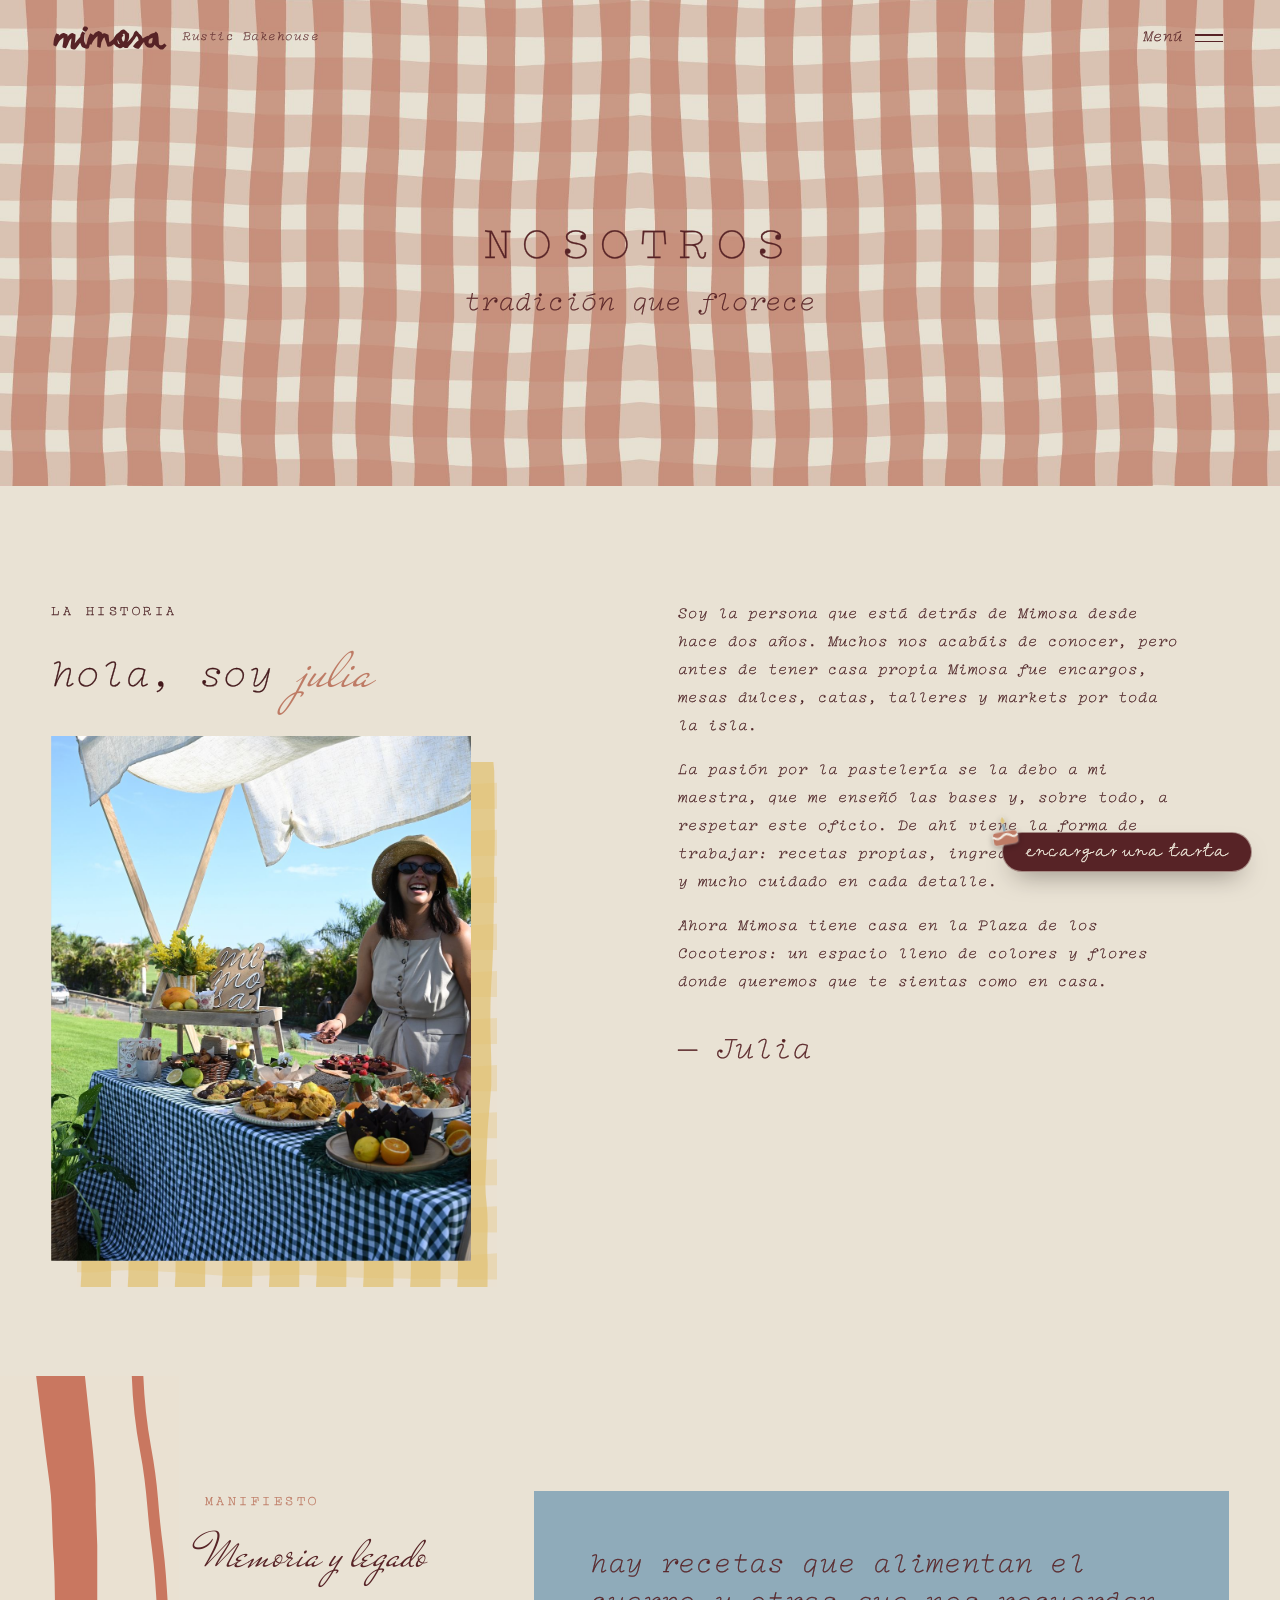
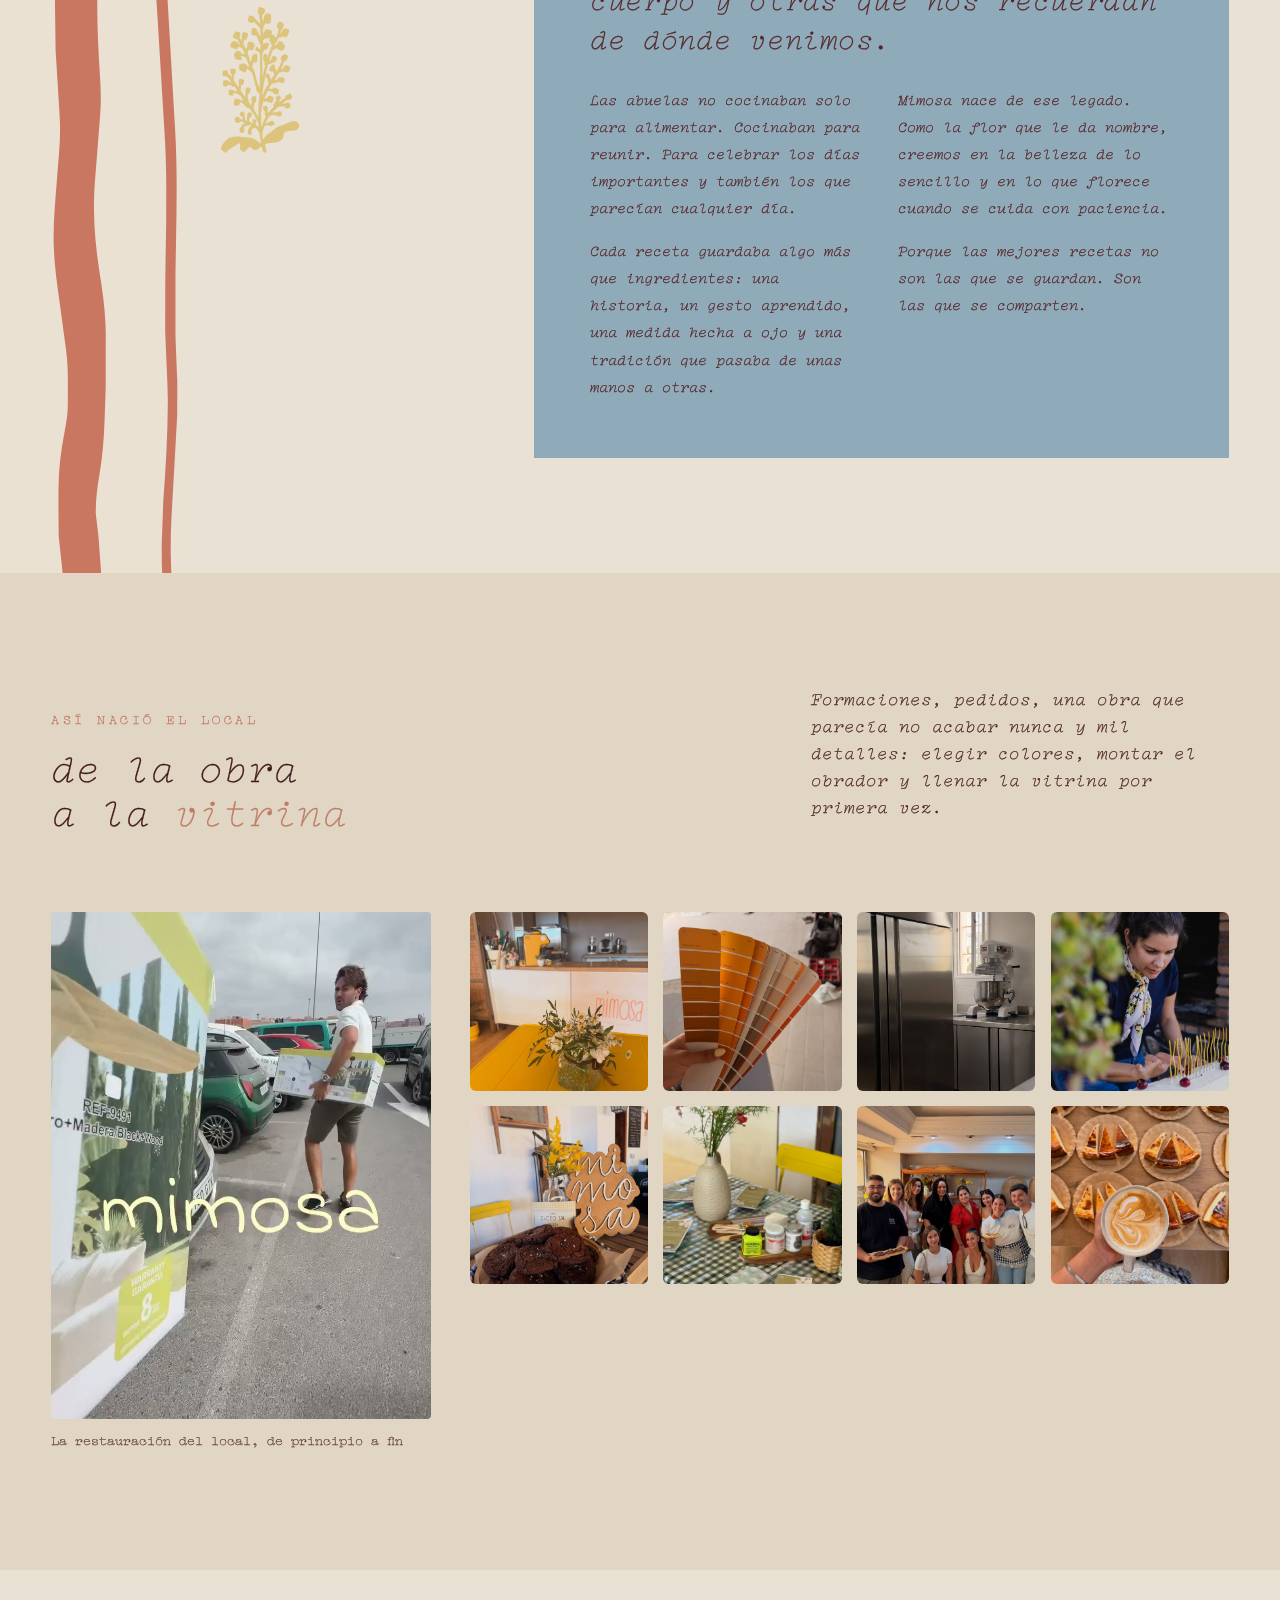
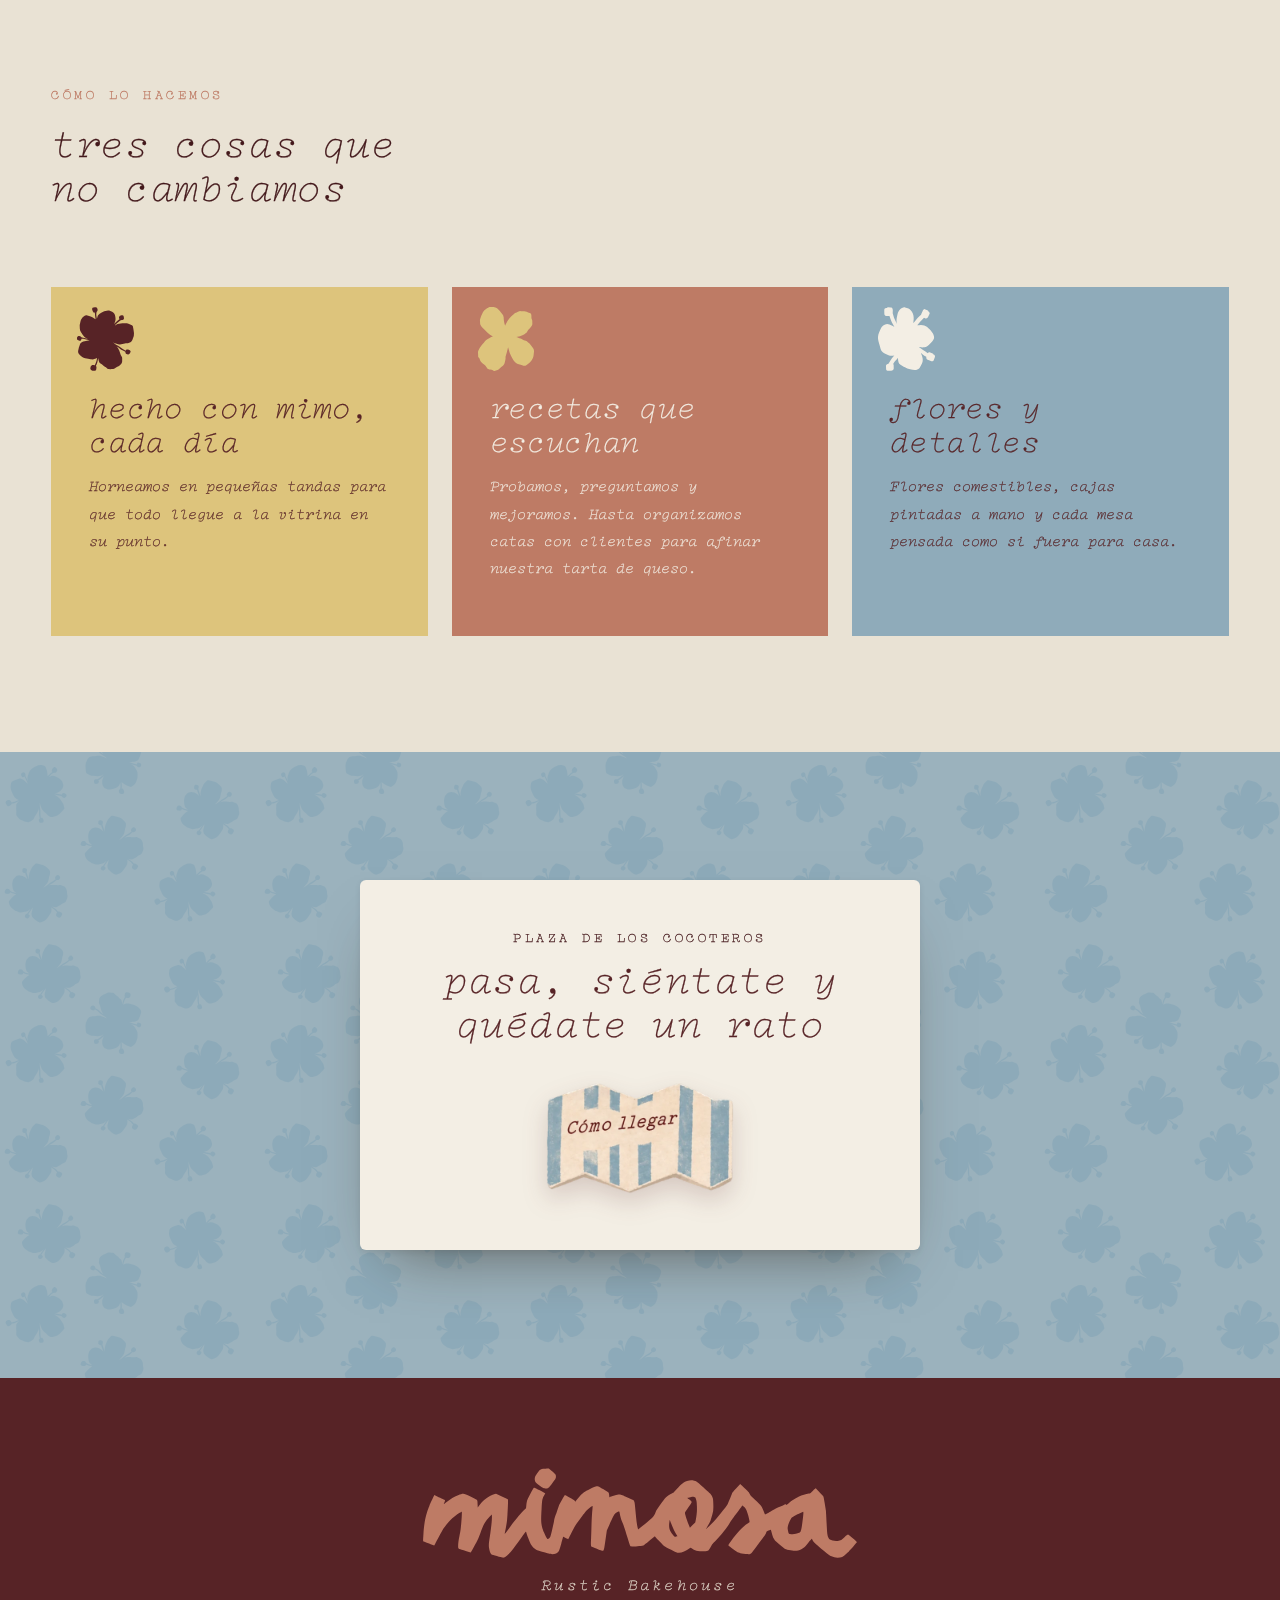
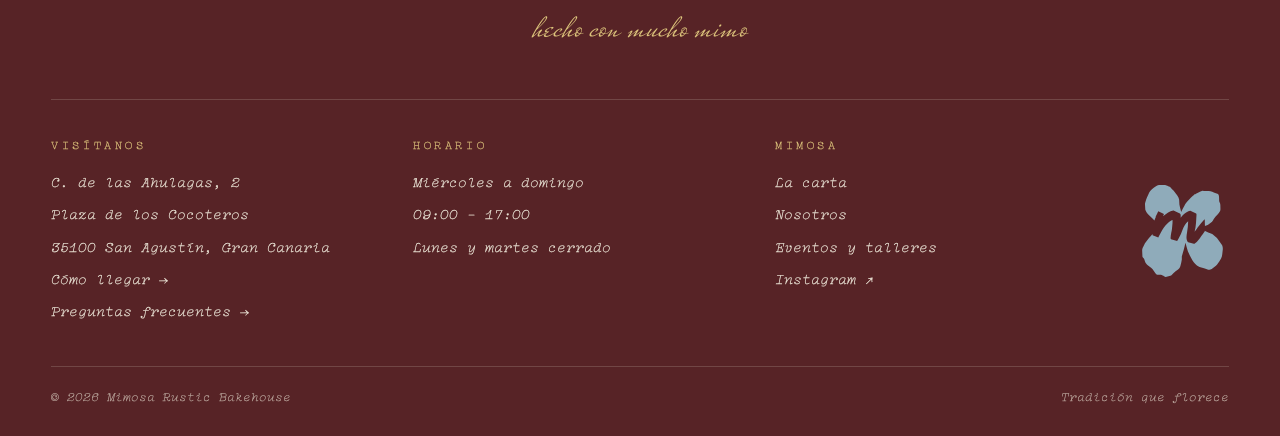
<file: nosotros.html>
<!doctype html>
<html lang="es">
<head>
<meta charset="utf-8">
<meta name="viewport" content="width=device-width, initial-scale=1">
<title>Nosotros · Mimosa Rustic Bakehouse</title>
<meta name="description" content="La historia de Mimosa y de Julia: de los markets al nuevo local en la Plaza de los Cocoteros, San Agustín.">
<meta name="theme-color" content="#E9E2D4">
<meta property="og:title" content="Nosotros · Mimosa Rustic Bakehouse">
<meta property="og:description" content="La historia de Mimosa y de Julia: de los markets al nuevo local en la Plaza de los Cocoteros, San Agustín.">
<meta property="og:image" content="img/og-mimosa.jpg">
<link rel="icon" href="favicon.svg" type="image/svg+xml">
<link rel="apple-touch-icon" href="apple-touch-icon.png">
<script>document.documentElement.classList.add('js', 'fuente-mimosa')</script>
<link rel="preload" href="fonts/trazo-muestrario.woff2" as="font" type="font/woff2" crossorigin>
<link rel="preload" href="fonts/compagnon-italic.woff2" as="font" type="font/woff2" crossorigin>
<link rel="preconnect" href="https://fonts.googleapis.com">
<link rel="preconnect" href="https://fonts.gstatic.com" crossorigin>
<link href="https://fonts.googleapis.com/css2?family=Cutive&family=Mr+De+Haviland&display=swap" rel="stylesheet">
<link rel="stylesheet" href="css/site.css?v=20261115134144">
<link rel="stylesheet" href="css/marca.css?v=20261115134144">

</head>
<body data-page="nosotros">

<header class="header">
  <div class="header__in">
    <a class="brand" href="index.html" aria-label="Mimosa Rustic Bakehouse, inicio"><span class="brand__logo" aria-hidden="true"></span><span class="brand__tag">Rustic Bakehouse</span></a>
    <nav class="nav" aria-label="Principal">
      <a href="index.html"><span>Inicio</span><span class="nav-ico nav-ico--flor" aria-hidden="true"></span></a>
      <a href="carta.html"><span>La carta</span><svg class="nav-ico nav-ico--taza" viewBox="0 0 24 24" aria-hidden="true"><path class="vapor" d="M9.5 2.5c-1.2 1.6 1.2 2.6 0 4.4"/><path class="vapor v2" d="M13.5 2.5c-1.2 1.6 1.2 2.6 0 4.4"/><path d="M4.5 9.5h12.5v4.2a6.2 6.2 0 0 1-12.5 0z" fill="#8FABBA"/><path d="M17 11h1.4a2.6 2.6 0 0 1 0 5.2H16.2" fill="none" stroke="#8FABBA" stroke-width="2"/><path d="M3 21h15.5" stroke="#E9E2D4" stroke-width="1.6" stroke-linecap="round"/></svg></a>
      <a href="nosotros.html" aria-current="page"><span>Nosotros</span><svg class="nav-ico nav-ico--corazon" viewBox="0 0 24 24" aria-hidden="true"><path d="M12 20.5s-7.5-4.6-7.5-10.4A4.3 4.3 0 0 1 12 7.3a4.3 4.3 0 0 1 7.5 2.8c0 5.8-7.5 10.4-7.5 10.4z" fill="#BE7B65"/></svg></a>
      <a href="eventos.html"><span>Eventos y talleres</span><svg class="nav-ico nav-ico--tarta" viewBox="0 0 24 24" aria-hidden="true"><path class="llama" d="M12 1.8c1.7 1.9 1.7 3.6 0 4.5-1.7-.9-1.7-2.6 0-4.5z" fill="#DDC47C"/><rect x="11.2" y="6.6" width="1.6" height="5" rx=".6" fill="#8FABBA"/><rect x="4" y="11.6" width="16" height="8.6" rx="2.2" fill="#BE7B65"/><path d="M4.2 14.6c1.9 1.6 3.9 1.6 5.8 0s3.9-1.6 5.8 0 3 1.1 4 .2" fill="none" stroke="#E9E2D4" stroke-width="1.4" stroke-linecap="round"/></svg></a>
      <a href="visitanos.html"><span>Visítanos</span><svg class="nav-ico nav-ico--pin" viewBox="0 0 24 24" aria-hidden="true"><ellipse class="sombra" cx="12" cy="21.6" rx="3.6" ry="1" fill="#E9E2D4" opacity=".35"/><path d="M12 20.4s6.8-6 6.8-11.6a6.8 6.8 0 0 0-13.6 0c0 5.6 6.8 11.6 6.8 11.6z" fill="#DDC47C"/><circle cx="12" cy="8.9" r="2.6" fill="#F3EEE4"/></svg></a>
      <a href="preguntas.html"><span>Preguntas</span><svg class="nav-ico nav-ico--chat" viewBox="0 0 24 24" aria-hidden="true"><path d="M3.5 4.5h17v11.5H10l-4.4 4v-4H3.5z" fill="#8FABBA"/><circle class="p p1" cx="8" cy="10.3" r="1.35" fill="#F3EEE4"/><circle class="p p2" cx="12" cy="10.3" r="1.35" fill="#F3EEE4"/><circle class="p p3" cx="16" cy="10.3" r="1.35" fill="#F3EEE4"/></svg></a>
    </nav>
    <a class="btn" href="carta.html#encargos" data-wa="Hola Mimosa, me gustaría encargar una tarta.">Encargar una tarta</a>
    <button class="menu-btn" type="button" aria-expanded="false" aria-controls="mobileMenu"><span>Menú</span><i></i></button>
  </div>
</header>

<div class="mobile-menu" id="mobileMenu">
  <nav aria-label="Menú móvil">
    <a class="big" href="index.html">Inicio</a>
    <a class="big" href="carta.html">La carta</a>
    <a class="big" href="nosotros.html">Nosotros</a>
    <a class="big" href="eventos.html">Eventos</a>
    <a class="big" href="visitanos.html">Visítanos</a>
    <a class="big" href="preguntas.html">Preguntas</a>
  </nav>
  <div class="meta"><span>Mié – Dom · 09:00 – 17:00</span><a href="https://www.instagram.com/mimosarusticbakery/" target="_blank" rel="noopener">Instagram ↗</a></div>
</div>

<main>
<section class="chapter chapter--melocoton">
  <div class="wrap chapter__in">
    <p class="chapter__kicker" data-reveal>Nosotros</p>
    <h1 class="chapter__title" data-reveal>tradición que <em>florece</em></h1>
  </div>
</section>

<section class="section julia">
  <div class="wrap">
    <div class="split">
      <div>
        <p class="label" data-reveal>La historia</p>
        <h2 class="h2" data-reveal>Hola, soy <em class="firma">Julia</em></h2>
        <div class="framed framed--vichy-oro julia__photo"><figure class="ph ph--45 zoom" data-zoom="historia" data-reveal="img"><img src="img/julia.jpg" alt="Julia montando una mesa dulce de Mimosa al aire libre"></figure></div>
      </div>
      <div>
        <p data-reveal>Soy la persona que está detrás de Mimosa desde hace dos años. Muchos nos acabáis de conocer, pero antes de tener casa propia Mimosa fue encargos, mesas dulces, catas, talleres y markets por toda la isla.</p>
        <p data-reveal>La pasión por la pastelería se la debo a mi maestra, que me enseñó las bases y, sobre todo, a respetar este oficio. De ahí viene la forma de trabajar: recetas propias, ingredientes de verdad y mucho cuidado en cada detalle.</p>
        <p data-reveal>Ahora Mimosa tiene casa en la Plaza de los Cocoteros: un espacio lleno de colores y flores donde queremos que te sientas como en casa.</p>
        <p class="serif" data-reveal style="font-size:2rem;color:var(--wine);margin-top:26px">— Julia</p>
      </div>
    </div>
  </div>
</section>

<section class="manifiesto">
  <div class="manifiesto__rayas" aria-hidden="true"></div>
  <div class="wrap manifiesto__grid">
    <div class="manifiesto__side" data-reveal>
      <p class="label">Manifiesto</p>
      <p class="manifiesto__hand">Memoria y legado</p>
      <span class="ilus ilus--ramita c-oro manifiesto__ramita" aria-hidden="true"></span>
    </div>
    <div class="manifiesto__panel" data-reveal>
      <p class="manifiesto__quote">Hay recetas que alimentan el cuerpo y otras que nos recuerdan de dónde venimos.</p>
      <div class="manifiesto__text">
        <p>Las abuelas no cocinaban solo para alimentar. Cocinaban para reunir. Para celebrar los días importantes y también los que parecían cualquier día.</p>
        <p>Cada receta guardaba algo más que ingredientes: una historia, un gesto aprendido, una medida hecha a ojo y una tradición que pasaba de unas manos a otras.</p>
        <p>Mimosa nace de ese legado. Como la flor que le da nombre, creemos en la belleza de lo sencillo y en lo que florece cuando se cuida con paciencia.</p>
        <p class="manifiesto__end">Porque las mejores recetas no son las que se guardan. Son las que se comparten.</p>
      </div>
    </div>
  </div>
</section>

<section class="section section--alt">
  <div class="wrap">
    <div class="section-head"><div><p class="label" data-reveal>Así nació el local</p><h2 class="h2" data-reveal>De la obra<br>a la <em>vitrina</em></h2></div>
      <p class="lead" data-reveal style="max-width:38ch">Formaciones, pedidos, una obra que parecía no acabar nunca y mil detalles: elegir colores, montar el obrador y llenar la vitrina por primera vez.</p></div>
    <div class="obra">
      <figure class="obra__video" data-reveal>
        <video src="media/obra-restauracion.mp4" poster="media/obra-restauracion.jpg" muted loop playsinline preload="metadata" aria-label="Vídeo de la restauración del local de Mimosa"></video>
        <figcaption>La restauración del local, de principio a fin</figcaption>
      </figure>
      <div class="masonry obra__fotos">
        <figure class="zoom" data-zoom="local" data-reveal><img src="img/local-mostrador.jpg" alt="El mostrador del nuevo local de Mimosa" loading="lazy"></figure>
        <figure class="zoom" data-zoom="local" data-reveal><img src="img/local-colores.jpg" alt="Eligiendo los colores del local" loading="lazy"></figure>
        <figure class="zoom" data-zoom="local" data-reveal><img src="img/obrador.jpg" alt="El obrador nuevo con la amasadora" loading="lazy"></figure>
        <figure class="zoom" data-zoom="local" data-reveal><img src="img/julia-decorando.jpg" alt="Decorando una tarta con flores" loading="lazy"></figure>
        <figure class="zoom" data-zoom="local" data-reveal><img src="img/local-cartel.jpg" alt="Cookies junto al cartel de Mimosa" loading="lazy"></figure>
        <figure class="zoom" data-zoom="local" data-reveal><img src="img/local-mesa.jpg" alt="Mesa con mantel de cuadros en el local" loading="lazy"></figure>
        <figure class="zoom" data-zoom="local" data-reveal><img src="img/cata-queso-grupo.jpg" alt="Clientes en una cata de tarta de queso en el local" loading="lazy"></figure>
        <figure class="zoom" data-zoom="local" data-reveal><img src="img/cafe-tarta-queso.jpg" alt="Café y tarta de queso" loading="lazy"></figure>
      </div>
    </div>
  </div>
</section>

<section class="section">
  <div class="wrap">
    <div class="section-head"><div><p class="label" data-reveal>Cómo lo hacemos</p><h2 class="h2" data-reveal>Tres cosas que<br>no cambiamos</h2></div></div>
    <div class="values values--marca">
      <div class="value value--oro" data-reveal><span class="ilus ilus--flor-1 value__ilus" aria-hidden="true"></span><h3>Hecho con mimo, cada día</h3><p>Horneamos en pequeñas tandas para que todo llegue a la vitrina en su punto.</p></div>
      <div class="value value--melocoton" data-reveal style="--d:.1s"><span class="ilus ilus--flor-3 value__ilus" aria-hidden="true"></span><h3>Recetas que escuchan</h3><p>Probamos, preguntamos y mejoramos. Hasta organizamos catas con clientes para afinar nuestra tarta de queso.</p></div>
      <div class="value value--azul" data-reveal style="--d:.2s"><span class="ilus ilus--flor-2 value__ilus" aria-hidden="true"></span><h3>Flores y detalles</h3><p>Flores comestibles, cajas pintadas a mano y cada mesa pensada como si fuera para casa.</p></div>
    </div>
  </div>
</section>

<section class="band" aria-label="El local">
  <div class="band__img"><img src="img/mesa-vichy.jpg" alt="Mesa con mantel de cuadros, cookies, brownies y frutas" loading="lazy"></div>
  <div class="wrap band__content">
    <p class="label" data-reveal>Plaza de los Cocoteros</p>
    <h2 class="h2" data-reveal>Pasa, siéntate y quédate un rato</h2>
    <a class="ilu-btn" href="visitanos.html" data-reveal><img src="img/botones/como-llegar.webp?v=20261115134144" data-anim="img/botones/como-llegar-anim.webp?v=20261115134144" alt="Cómo llegar" width="480" height="320" loading="lazy"></a>
  </div>
</section>
</main>

<a class="wa-float" href="carta.html#encargos" data-wa="Hola Mimosa, me gustaría encargar una tarta." aria-label="Encargar una tarta por WhatsApp"><svg class="wa-tarta" viewBox="0 0 24 24" aria-hidden="true"><path class="llama" d="M12 1.8c1.7 1.9 1.7 3.6 0 4.5-1.7-.9-1.7-2.6 0-4.5z" fill="#DDC47C"/><rect x="11.2" y="6.6" width="1.6" height="5" rx=".6" fill="#8FABBA"/><rect x="4" y="11.6" width="16" height="8.6" rx="2.2" fill="#BE7B65"/><path d="M4.2 14.6c1.9 1.6 3.9 1.6 5.8 0s3.9-1.6 5.8 0 3 1.1 4 .2" fill="none" stroke="#F3EEE4" stroke-width="1.4" stroke-linecap="round"/></svg>Encargar una tarta</a>
<footer class="footer">
  <div class="footer__pattern" aria-hidden="true"></div>
  <div class="wrap">
    <div class="footer__hero">
      <span class="footer__logo" role="img" aria-label="mimosa"></span>
      <p class="footer__tag">Rustic Bakehouse</p>
      <p class="footer__hand">Hecho con mucho mimo</p>
    </div>
    <div class="footer__cols">
      <div>
        <h4>Visítanos</h4>
        <ul>
          <li>C. de las Ahulagas, 2</li>
          <li>Plaza de los Cocoteros</li>
          <li>35100 San Agustín, Gran Canaria</li>
          <li><a href="visitanos.html">Cómo llegar →</a></li>
          <li><a href="preguntas.html">Preguntas frecuentes →</a></li>
        </ul>
      </div>
      <div>
        <h4>Horario</h4>
        <ul>
          <li>Miércoles a domingo</li>
          <li>09:00 – 17:00</li>
          <li>Lunes y martes cerrado</li>
        </ul>
      </div>
      <div>
        <h4>Mimosa</h4>
        <ul>
          <li><a href="carta.html">La carta</a></li>
          <li><a href="nosotros.html">Nosotros</a></li>
          <li><a href="eventos.html">Eventos y talleres</a></li>
          <li><a href="https://www.instagram.com/mimosarusticbakery/" target="_blank" rel="noopener">Instagram ↗</a></li>
        </ul>
      </div>
      <span class="footer__iso" aria-hidden="true"></span>
    </div>
    <div class="footer__bottom">
      <span>© <span data-year>2026</span> Mimosa Rustic Bakehouse</span>
      <span>Tradición que florece</span>
    </div>
  </div>
</footer>

<script src="js/site.js?v=20261115134144" defer></script>
</body>
</html>
</file>
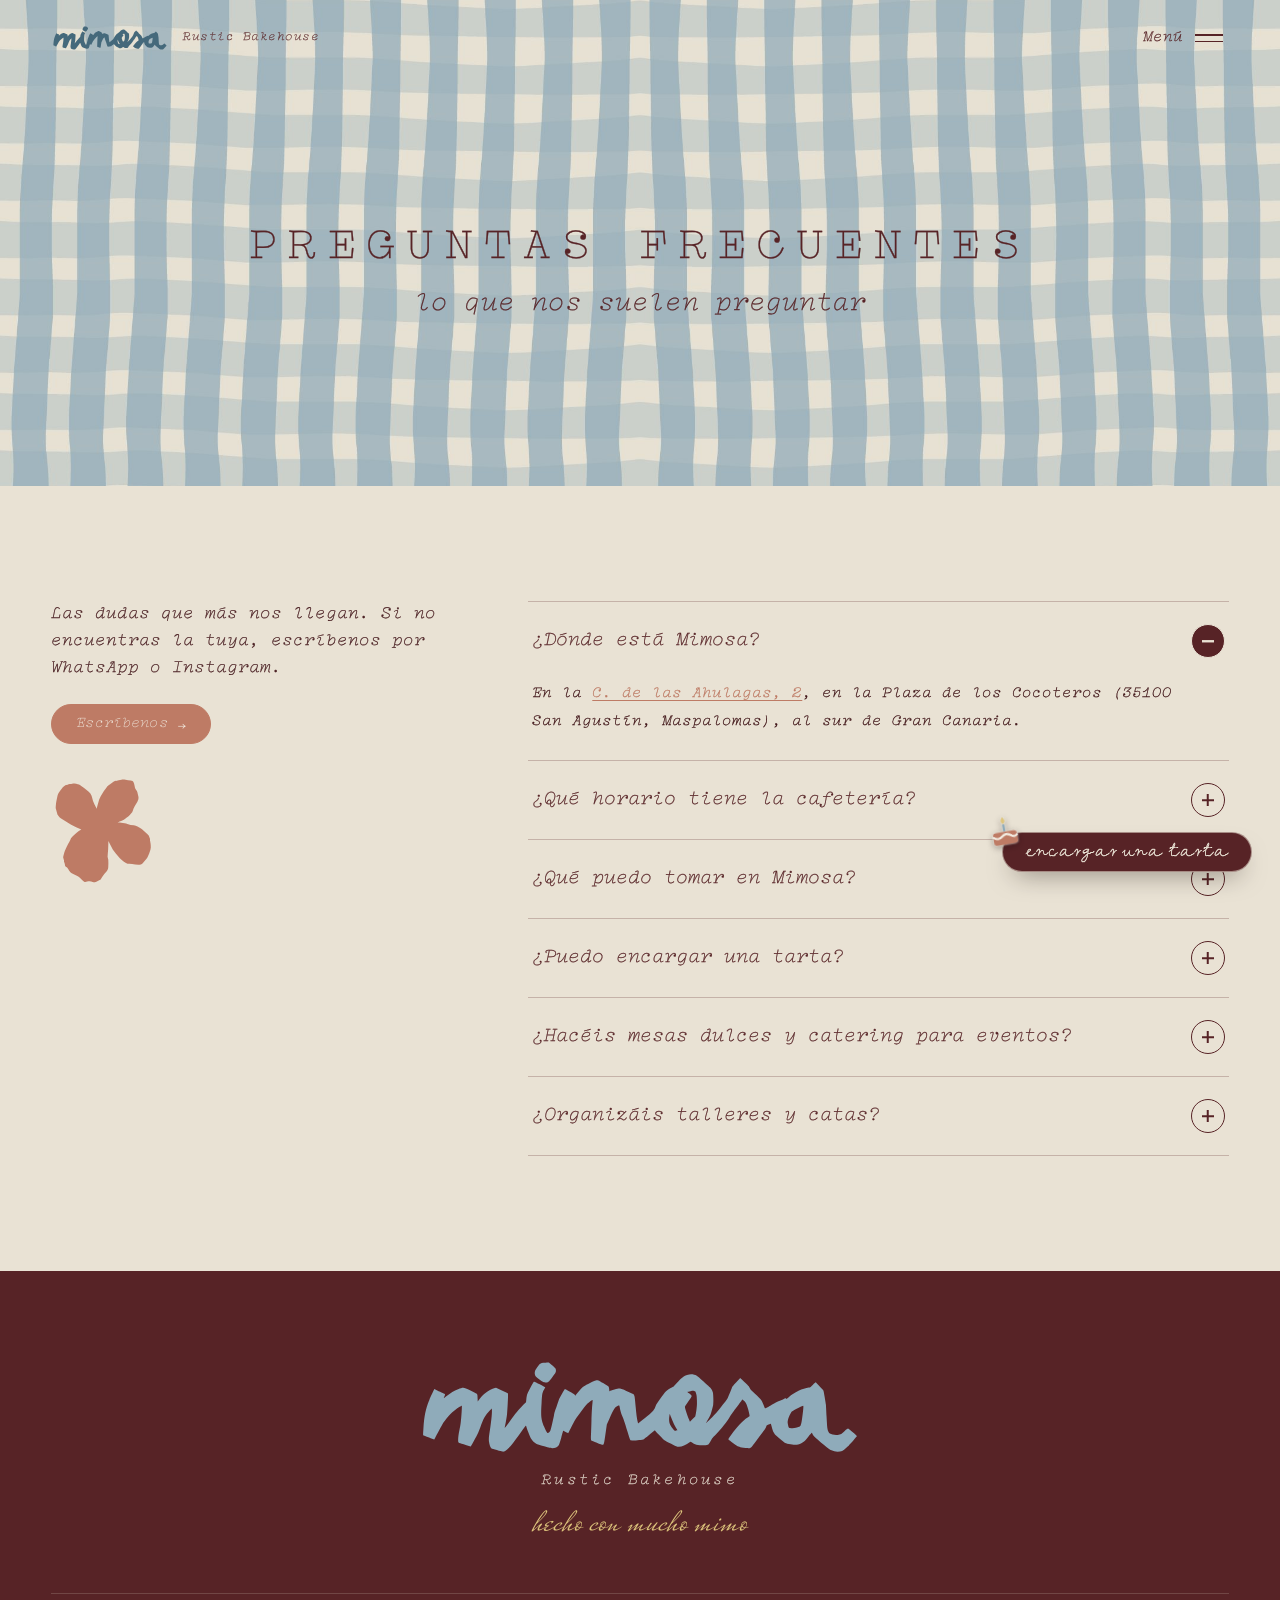
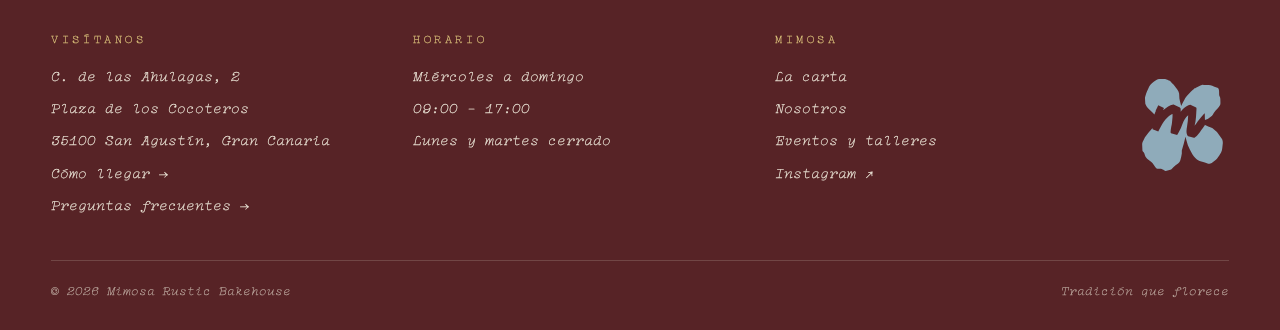
<file: preguntas.html>
<!doctype html>
<html lang="es">
<head>
<meta charset="utf-8">
<meta name="viewport" content="width=device-width, initial-scale=1">
<title>Preguntas frecuentes · Mimosa Rustic Bakehouse</title>
<meta name="description" content="Horario, dónde está, qué tomar, encargos de tartas, mesas dulces, catering y talleres en Mimosa, cafetería y repostería en San Agustín, Gran Canaria.">
<meta name="theme-color" content="#E9E2D4">
<meta property="og:title" content="Preguntas frecuentes · Mimosa Rustic Bakehouse">
<meta property="og:description" content="Horario, dónde está, qué tomar, encargos de tartas, mesas dulces, catering y talleres en Mimosa, cafetería y repostería en San Agustín, Gran Canaria.">
<meta property="og:image" content="img/og-mimosa.jpg">
<link rel="icon" href="favicon.svg" type="image/svg+xml">
<link rel="apple-touch-icon" href="apple-touch-icon.png">
<script>document.documentElement.classList.add('js', 'fuente-mimosa')</script>
<link rel="preload" href="fonts/trazo-muestrario.woff2" as="font" type="font/woff2" crossorigin>
<link rel="preload" href="fonts/compagnon-italic.woff2" as="font" type="font/woff2" crossorigin>
<link rel="preconnect" href="https://fonts.googleapis.com">
<link rel="preconnect" href="https://fonts.gstatic.com" crossorigin>
<link href="https://fonts.googleapis.com/css2?family=Cutive&family=Mr+De+Haviland&display=swap" rel="stylesheet">
<link rel="stylesheet" href="css/site.css?v=20261115134144">
<link rel="stylesheet" href="css/marca.css?v=20261115134144">

</head>
<body data-page="preguntas">

<header class="header">
  <div class="header__in">
    <a class="brand" href="index.html" aria-label="Mimosa Rustic Bakehouse, inicio"><span class="brand__logo" aria-hidden="true"></span><span class="brand__tag">Rustic Bakehouse</span></a>
    <nav class="nav" aria-label="Principal">
      <a href="index.html"><span>Inicio</span><span class="nav-ico nav-ico--flor" aria-hidden="true"></span></a>
      <a href="carta.html"><span>La carta</span><svg class="nav-ico nav-ico--taza" viewBox="0 0 24 24" aria-hidden="true"><path class="vapor" d="M9.5 2.5c-1.2 1.6 1.2 2.6 0 4.4"/><path class="vapor v2" d="M13.5 2.5c-1.2 1.6 1.2 2.6 0 4.4"/><path d="M4.5 9.5h12.5v4.2a6.2 6.2 0 0 1-12.5 0z" fill="#8FABBA"/><path d="M17 11h1.4a2.6 2.6 0 0 1 0 5.2H16.2" fill="none" stroke="#8FABBA" stroke-width="2"/><path d="M3 21h15.5" stroke="#E9E2D4" stroke-width="1.6" stroke-linecap="round"/></svg></a>
      <a href="nosotros.html"><span>Nosotros</span><svg class="nav-ico nav-ico--corazon" viewBox="0 0 24 24" aria-hidden="true"><path d="M12 20.5s-7.5-4.6-7.5-10.4A4.3 4.3 0 0 1 12 7.3a4.3 4.3 0 0 1 7.5 2.8c0 5.8-7.5 10.4-7.5 10.4z" fill="#BE7B65"/></svg></a>
      <a href="eventos.html"><span>Eventos y talleres</span><svg class="nav-ico nav-ico--tarta" viewBox="0 0 24 24" aria-hidden="true"><path class="llama" d="M12 1.8c1.7 1.9 1.7 3.6 0 4.5-1.7-.9-1.7-2.6 0-4.5z" fill="#DDC47C"/><rect x="11.2" y="6.6" width="1.6" height="5" rx=".6" fill="#8FABBA"/><rect x="4" y="11.6" width="16" height="8.6" rx="2.2" fill="#BE7B65"/><path d="M4.2 14.6c1.9 1.6 3.9 1.6 5.8 0s3.9-1.6 5.8 0 3 1.1 4 .2" fill="none" stroke="#E9E2D4" stroke-width="1.4" stroke-linecap="round"/></svg></a>
      <a href="visitanos.html"><span>Visítanos</span><svg class="nav-ico nav-ico--pin" viewBox="0 0 24 24" aria-hidden="true"><ellipse class="sombra" cx="12" cy="21.6" rx="3.6" ry="1" fill="#E9E2D4" opacity=".35"/><path d="M12 20.4s6.8-6 6.8-11.6a6.8 6.8 0 0 0-13.6 0c0 5.6 6.8 11.6 6.8 11.6z" fill="#DDC47C"/><circle cx="12" cy="8.9" r="2.6" fill="#F3EEE4"/></svg></a>
      <a href="preguntas.html" aria-current="page"><span>Preguntas</span><svg class="nav-ico nav-ico--chat" viewBox="0 0 24 24" aria-hidden="true"><path d="M3.5 4.5h17v11.5H10l-4.4 4v-4H3.5z" fill="#8FABBA"/><circle class="p p1" cx="8" cy="10.3" r="1.35" fill="#F3EEE4"/><circle class="p p2" cx="12" cy="10.3" r="1.35" fill="#F3EEE4"/><circle class="p p3" cx="16" cy="10.3" r="1.35" fill="#F3EEE4"/></svg></a>
    </nav>
    <a class="btn" href="carta.html#encargos" data-wa="Hola Mimosa, me gustaría encargar una tarta.">Encargar una tarta</a>
    <button class="menu-btn" type="button" aria-expanded="false" aria-controls="mobileMenu"><span>Menú</span><i></i></button>
  </div>
</header>

<div class="mobile-menu" id="mobileMenu">
  <nav aria-label="Menú móvil">
    <a class="big" href="index.html">Inicio</a>
    <a class="big" href="carta.html">La carta</a>
    <a class="big" href="nosotros.html">Nosotros</a>
    <a class="big" href="eventos.html">Eventos</a>
    <a class="big" href="visitanos.html">Visítanos</a>
    <a class="big" href="preguntas.html">Preguntas</a>
  </nav>
  <div class="meta"><span>Mié – Dom · 09:00 – 17:00</span><a href="https://www.instagram.com/mimosarusticbakery/" target="_blank" rel="noopener">Instagram ↗</a></div>
</div>

<main>
<section class="chapter chapter--azul">
  <div class="wrap chapter__in">
    <p class="chapter__kicker" data-reveal>Preguntas frecuentes</p>
    <h1 class="chapter__title" data-reveal>lo que nos suelen <em>preguntar</em></h1>
  </div>
</section>

<section class="section faq" aria-label="Preguntas frecuentes">
  <div class="wrap faq__grid">
    <div class="faq__cab">
      <p class="lead" data-reveal>Las dudas que más nos llegan. Si no encuentras la tuya, escríbenos por WhatsApp o Instagram.</p>
      <p style="margin-top:22px" data-reveal><a class="btn btn--wa" href="#" data-wa="Hola Mimosa, tengo una pregunta.">Escríbenos <span class="arr">→</span></a></p>
      <span class="ilus ilus--flor-3 c-melocoton faq__flor" aria-hidden="true"></span>
    </div>
    <div class="faq__lista" data-reveal>
      <details class="faq__item" open>
        <summary><span>¿Dónde está Mimosa?</span><i aria-hidden="true"></i></summary>
        <div class="faq__resp"><p>En la <a href="https://maps.google.com/?cid=12351767496088054091" target="_blank" rel="noopener">C. de las Ahulagas, 2</a>, en la Plaza de los Cocoteros (35100 San Agustín, Maspalomas), al sur de Gran Canaria.</p></div>
      </details>
      <details class="faq__item">
        <summary><span>¿Qué horario tiene la cafetería?</span><i aria-hidden="true"></i></summary>
        <div class="faq__resp"><p>Abrimos de miércoles a domingo, de 9:00 a 17:00. Los lunes y martes está cerrado.</p></div>
      </details>
      <details class="faq__item">
        <summary><span>¿Qué puedo tomar en Mimosa?</span><i aria-hidden="true"></i></summary>
        <div class="faq__resp"><p>Café y bebidas, cookies y brownies, tartas por porciones como la de queso o la red velvet, y bollería recién hecha, como los croissants de pistacho o los mimositos, mini croissants cubiertos de chocolate. Lo tienes todo en <a href="carta.html">la carta</a>.</p></div>
      </details>
      <details class="faq__item">
        <summary><span>¿Puedo encargar una tarta?</span><i aria-hidden="true"></i></summary>
        <div class="faq__resp"><p>Sí. Hacemos tartas para cumpleaños, bodas y bautizos, además de cestas regalo y mesas dulces. Escríbenos por WhatsApp con unos días de antelación y la diseñamos contigo. Más información en <a href="carta.html#encargos">encargos</a>.</p></div>
      </details>
      <details class="faq__item">
        <summary><span>¿Hacéis mesas dulces y catering para eventos?</span><i aria-hidden="true"></i></summary>
        <div class="faq__resp"><p>Sí. Preparamos mesas dulces para bodas y celebraciones, y catering dulce y salado para eventos de empresa e inauguraciones. Puedes verlo en <a href="eventos.html">eventos</a>.</p></div>
      </details>
      <details class="faq__item">
        <summary><span>¿Organizáis talleres y catas?</span><i aria-hidden="true"></i></summary>
        <div class="faq__resp"><p>Sí. En Mimosa hacemos talleres y encuentros, como pintura en talegas o decoupage, y noches de cata de vino y de tarta de queso. Los anunciamos en <a href="https://www.instagram.com/mimosarusticbakery/" target="_blank" rel="noopener">Instagram</a> y en <a href="eventos.html">eventos</a>.</p></div>
      </details>
    </div>
  </div>
  <script type="application/ld+json">
{
  "@context": "https://schema.org",
  "@graph": [
    {
      "@type": [
        "Bakery",
        "CafeOrCoffeeShop"
      ],
      "@id": "#mimosa",
      "name": "Mimosa Rustic Bakehouse",
      "description": "Cafetería y repostería rústica en la Plaza de los Cocoteros, San Agustín, Gran Canaria. Cookies, tartas, bollería, café y encargos.",
      "address": {
        "@type": "PostalAddress",
        "streetAddress": "C. de las Ahulagas, 2 (Plaza de los Cocoteros)",
        "addressLocality": "San Agustín, Maspalomas",
        "postalCode": "35100",
        "addressRegion": "Las Palmas",
        "addressCountry": "ES"
      },
      "openingHoursSpecification": [
        {
          "@type": "OpeningHoursSpecification",
          "dayOfWeek": [
            "Wednesday",
            "Thursday",
            "Friday",
            "Saturday",
            "Sunday"
          ],
          "opens": "09:00",
          "closes": "17:00"
        }
      ],
      "servesCuisine": [
        "Repostería",
        "Café"
      ],
      "sameAs": [
        "https://www.instagram.com/mimosarusticbakery/"
      ],
      "geo": {
        "@type": "GeoCoordinates",
        "latitude": 27.7679395,
        "longitude": -15.5447249
      },
      "hasMap": "https://maps.google.com/?cid=12351767496088054091"
    },
    {
      "@type": "FAQPage",
      "mainEntity": [
        {
          "@type": "Question",
          "name": "¿Dónde está Mimosa?",
          "acceptedAnswer": {
            "@type": "Answer",
            "text": "En la C. de las Ahulagas, 2, en la Plaza de los Cocoteros (35100 San Agustín, Maspalomas), al sur de Gran Canaria."
          }
        },
        {
          "@type": "Question",
          "name": "¿Qué horario tiene la cafetería?",
          "acceptedAnswer": {
            "@type": "Answer",
            "text": "Abrimos de miércoles a domingo, de 9:00 a 17:00. Los lunes y martes está cerrado."
          }
        },
        {
          "@type": "Question",
          "name": "¿Qué puedo tomar en Mimosa?",
          "acceptedAnswer": {
            "@type": "Answer",
            "text": "Café y bebidas, cookies y brownies, tartas por porciones como la de queso o la red velvet, y bollería recién hecha, como los croissants de pistacho o los mimositos, mini croissants cubiertos de chocolate."
          }
        },
        {
          "@type": "Question",
          "name": "¿Puedo encargar una tarta?",
          "acceptedAnswer": {
            "@type": "Answer",
            "text": "Sí. Hacemos tartas para cumpleaños, bodas y bautizos, además de cestas regalo y mesas dulces. Escríbenos por WhatsApp con unos días de antelación y la diseñamos contigo."
          }
        },
        {
          "@type": "Question",
          "name": "¿Hacéis mesas dulces y catering para eventos?",
          "acceptedAnswer": {
            "@type": "Answer",
            "text": "Sí. Preparamos mesas dulces para bodas y celebraciones, y catering dulce y salado para eventos de empresa e inauguraciones."
          }
        },
        {
          "@type": "Question",
          "name": "¿Organizáis talleres y catas?",
          "acceptedAnswer": {
            "@type": "Answer",
            "text": "Sí. En Mimosa hacemos talleres y encuentros, como pintura en talegas o decoupage, y noches de cata de vino y de tarta de queso. Los anunciamos en Instagram."
          }
        }
      ]
    }
  ]
}
  </script>
</section>
</main>

<a class="wa-float" href="carta.html#encargos" data-wa="Hola Mimosa, me gustaría encargar una tarta." aria-label="Encargar una tarta por WhatsApp"><svg class="wa-tarta" viewBox="0 0 24 24" aria-hidden="true"><path class="llama" d="M12 1.8c1.7 1.9 1.7 3.6 0 4.5-1.7-.9-1.7-2.6 0-4.5z" fill="#DDC47C"/><rect x="11.2" y="6.6" width="1.6" height="5" rx=".6" fill="#8FABBA"/><rect x="4" y="11.6" width="16" height="8.6" rx="2.2" fill="#BE7B65"/><path d="M4.2 14.6c1.9 1.6 3.9 1.6 5.8 0s3.9-1.6 5.8 0 3 1.1 4 .2" fill="none" stroke="#F3EEE4" stroke-width="1.4" stroke-linecap="round"/></svg>Encargar una tarta</a>
<footer class="footer">
  <div class="footer__pattern" aria-hidden="true"></div>
  <div class="wrap">
    <div class="footer__hero">
      <span class="footer__logo" role="img" aria-label="mimosa"></span>
      <p class="footer__tag">Rustic Bakehouse</p>
      <p class="footer__hand">Hecho con mucho mimo</p>
    </div>
    <div class="footer__cols">
      <div>
        <h4>Visítanos</h4>
        <ul>
          <li>C. de las Ahulagas, 2</li>
          <li>Plaza de los Cocoteros</li>
          <li>35100 San Agustín, Gran Canaria</li>
          <li><a href="visitanos.html">Cómo llegar →</a></li>
          <li><a href="preguntas.html">Preguntas frecuentes →</a></li>
        </ul>
      </div>
      <div>
        <h4>Horario</h4>
        <ul>
          <li>Miércoles a domingo</li>
          <li>09:00 – 17:00</li>
          <li>Lunes y martes cerrado</li>
        </ul>
      </div>
      <div>
        <h4>Mimosa</h4>
        <ul>
          <li><a href="carta.html">La carta</a></li>
          <li><a href="nosotros.html">Nosotros</a></li>
          <li><a href="eventos.html">Eventos y talleres</a></li>
          <li><a href="https://www.instagram.com/mimosarusticbakery/" target="_blank" rel="noopener">Instagram ↗</a></li>
        </ul>
      </div>
      <span class="footer__iso" aria-hidden="true"></span>
    </div>
    <div class="footer__bottom">
      <span>© <span data-year>2026</span> Mimosa Rustic Bakehouse</span>
      <span>Tradición que florece</span>
    </div>
  </div>
</footer>

<script src="js/site.js?v=20261115134144" defer></script>
</body>
</html>
</file>
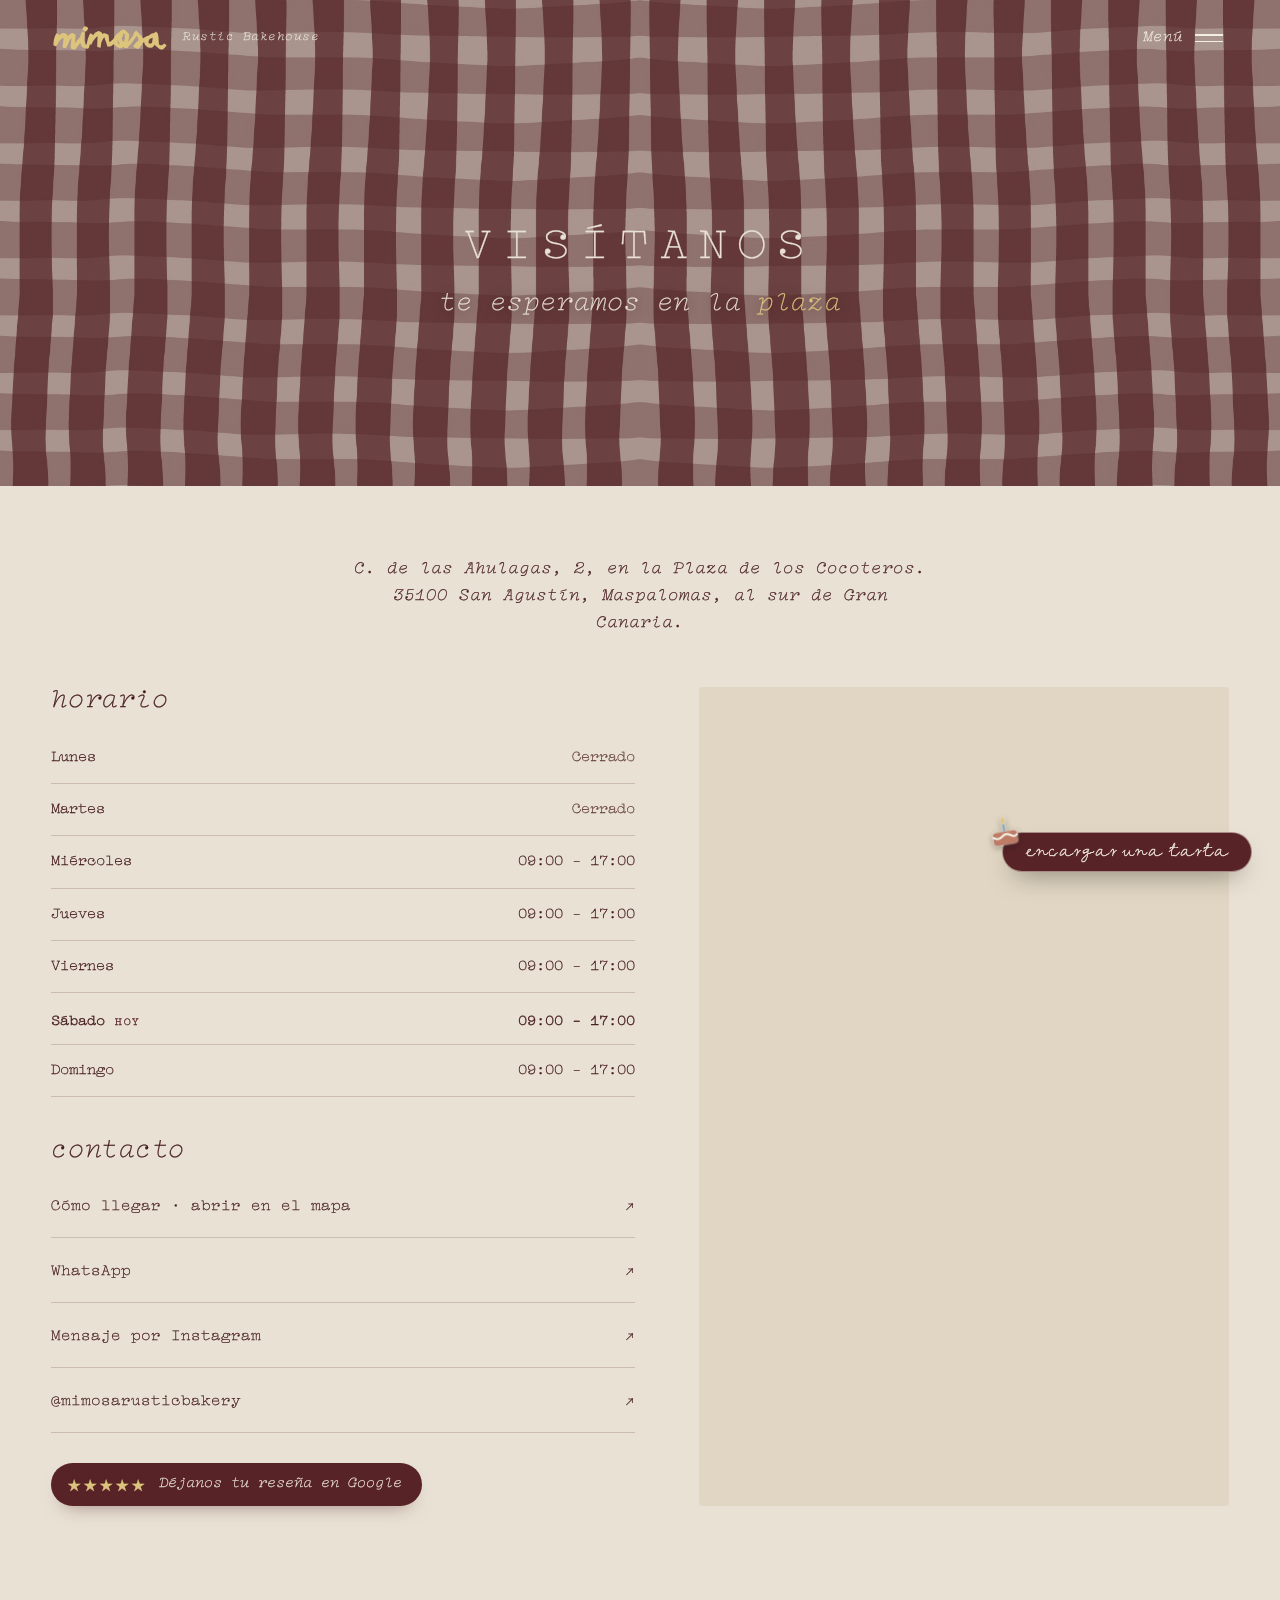
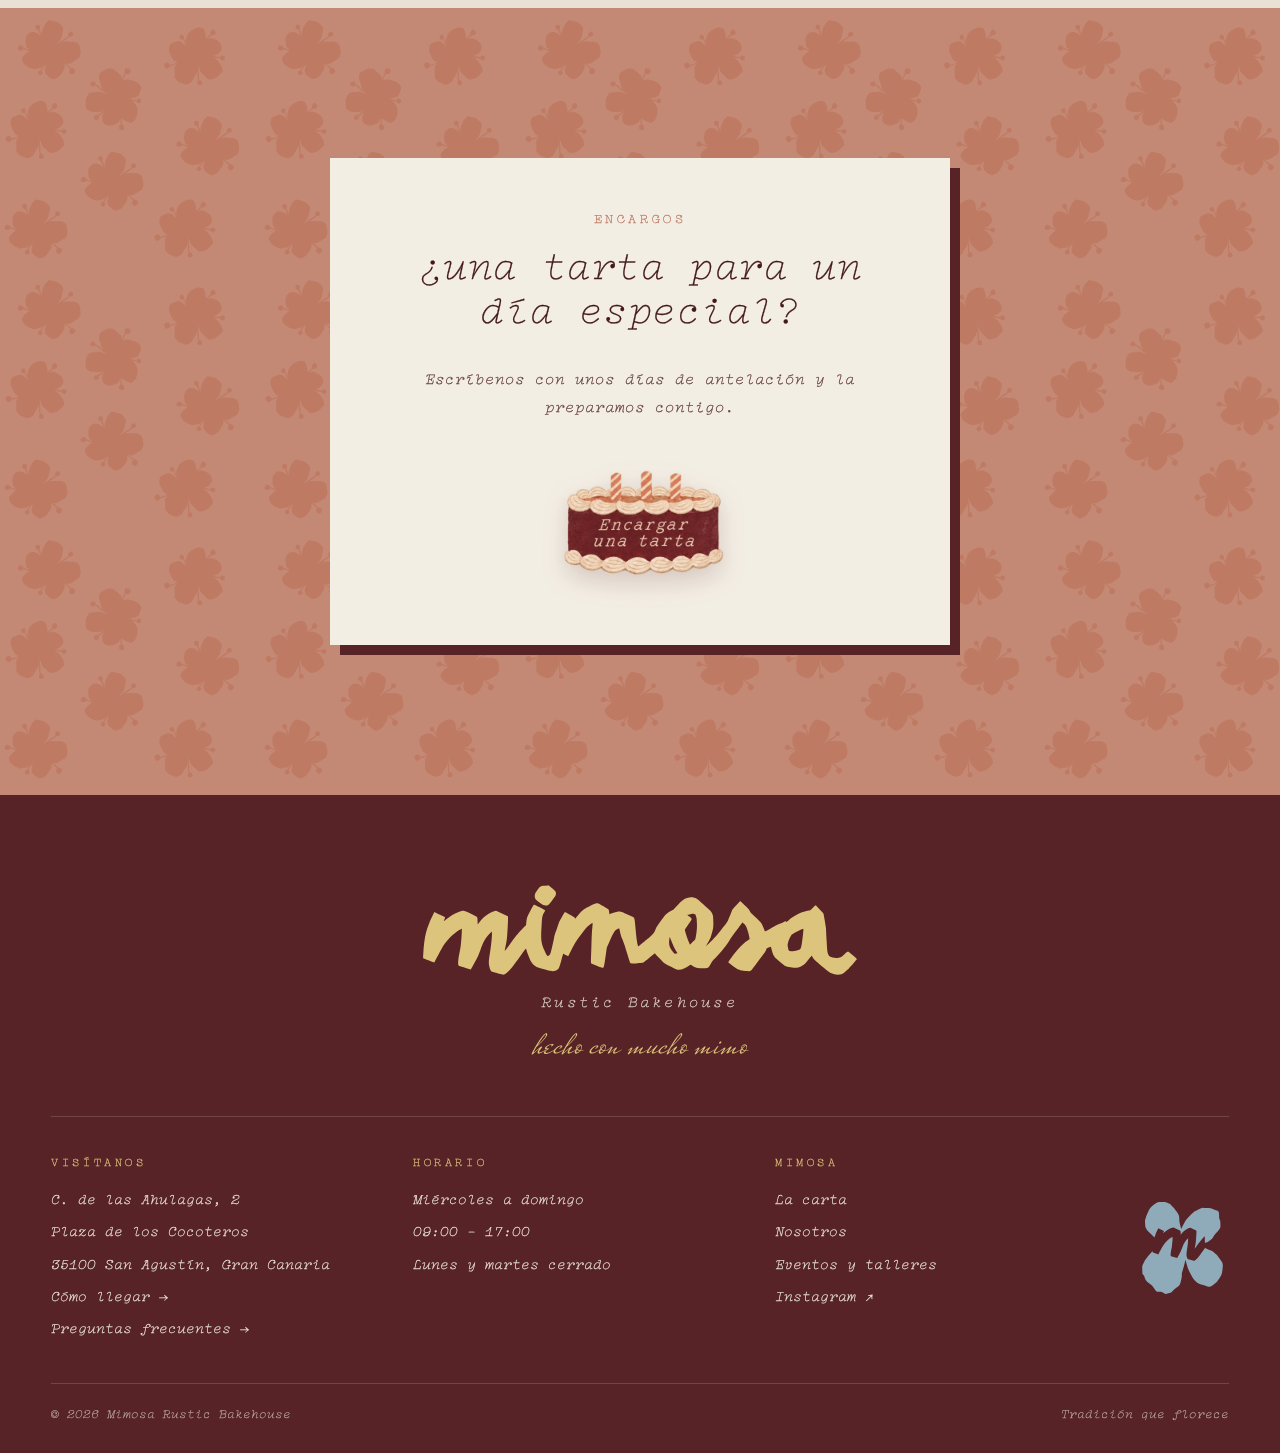
<file: visitanos.html>
<!doctype html>
<html lang="es">
<head>
<meta charset="utf-8">
<meta name="viewport" content="width=device-width, initial-scale=1">
<title>Visítanos · Mimosa Rustic Bakehouse</title>
<meta name="description" content="Horario, dirección y contacto de Mimosa Rustic Bakehouse en la Plaza de los Cocoteros, San Agustín, Gran Canaria.">
<meta name="theme-color" content="#E9E2D4">
<meta property="og:title" content="Visítanos · Mimosa Rustic Bakehouse">
<meta property="og:description" content="Horario, dirección y contacto de Mimosa Rustic Bakehouse en la Plaza de los Cocoteros, San Agustín, Gran Canaria.">
<meta property="og:image" content="img/og-mimosa.jpg">
<link rel="icon" href="favicon.svg" type="image/svg+xml">
<link rel="apple-touch-icon" href="apple-touch-icon.png">
<script>document.documentElement.classList.add('js', 'fuente-mimosa')</script>
<link rel="preload" href="fonts/trazo-muestrario.woff2" as="font" type="font/woff2" crossorigin>
<link rel="preload" href="fonts/compagnon-italic.woff2" as="font" type="font/woff2" crossorigin>
<link rel="preconnect" href="https://fonts.googleapis.com">
<link rel="preconnect" href="https://fonts.gstatic.com" crossorigin>
<link href="https://fonts.googleapis.com/css2?family=Cutive&family=Mr+De+Haviland&display=swap" rel="stylesheet">
<link rel="stylesheet" href="css/site.css?v=20261115134144">
<link rel="stylesheet" href="css/marca.css?v=20261115134144">

</head>
<body data-page="visitanos">

<header class="header on-dark">
  <div class="header__in">
    <a class="brand" href="index.html" aria-label="Mimosa Rustic Bakehouse, inicio"><span class="brand__logo" aria-hidden="true"></span><span class="brand__tag">Rustic Bakehouse</span></a>
    <nav class="nav" aria-label="Principal">
      <a href="index.html"><span>Inicio</span><span class="nav-ico nav-ico--flor" aria-hidden="true"></span></a>
      <a href="carta.html"><span>La carta</span><svg class="nav-ico nav-ico--taza" viewBox="0 0 24 24" aria-hidden="true"><path class="vapor" d="M9.5 2.5c-1.2 1.6 1.2 2.6 0 4.4"/><path class="vapor v2" d="M13.5 2.5c-1.2 1.6 1.2 2.6 0 4.4"/><path d="M4.5 9.5h12.5v4.2a6.2 6.2 0 0 1-12.5 0z" fill="#8FABBA"/><path d="M17 11h1.4a2.6 2.6 0 0 1 0 5.2H16.2" fill="none" stroke="#8FABBA" stroke-width="2"/><path d="M3 21h15.5" stroke="#E9E2D4" stroke-width="1.6" stroke-linecap="round"/></svg></a>
      <a href="nosotros.html"><span>Nosotros</span><svg class="nav-ico nav-ico--corazon" viewBox="0 0 24 24" aria-hidden="true"><path d="M12 20.5s-7.5-4.6-7.5-10.4A4.3 4.3 0 0 1 12 7.3a4.3 4.3 0 0 1 7.5 2.8c0 5.8-7.5 10.4-7.5 10.4z" fill="#BE7B65"/></svg></a>
      <a href="eventos.html"><span>Eventos y talleres</span><svg class="nav-ico nav-ico--tarta" viewBox="0 0 24 24" aria-hidden="true"><path class="llama" d="M12 1.8c1.7 1.9 1.7 3.6 0 4.5-1.7-.9-1.7-2.6 0-4.5z" fill="#DDC47C"/><rect x="11.2" y="6.6" width="1.6" height="5" rx=".6" fill="#8FABBA"/><rect x="4" y="11.6" width="16" height="8.6" rx="2.2" fill="#BE7B65"/><path d="M4.2 14.6c1.9 1.6 3.9 1.6 5.8 0s3.9-1.6 5.8 0 3 1.1 4 .2" fill="none" stroke="#E9E2D4" stroke-width="1.4" stroke-linecap="round"/></svg></a>
      <a href="visitanos.html" aria-current="page"><span>Visítanos</span><svg class="nav-ico nav-ico--pin" viewBox="0 0 24 24" aria-hidden="true"><ellipse class="sombra" cx="12" cy="21.6" rx="3.6" ry="1" fill="#E9E2D4" opacity=".35"/><path d="M12 20.4s6.8-6 6.8-11.6a6.8 6.8 0 0 0-13.6 0c0 5.6 6.8 11.6 6.8 11.6z" fill="#DDC47C"/><circle cx="12" cy="8.9" r="2.6" fill="#F3EEE4"/></svg></a>
      <a href="preguntas.html"><span>Preguntas</span><svg class="nav-ico nav-ico--chat" viewBox="0 0 24 24" aria-hidden="true"><path d="M3.5 4.5h17v11.5H10l-4.4 4v-4H3.5z" fill="#8FABBA"/><circle class="p p1" cx="8" cy="10.3" r="1.35" fill="#F3EEE4"/><circle class="p p2" cx="12" cy="10.3" r="1.35" fill="#F3EEE4"/><circle class="p p3" cx="16" cy="10.3" r="1.35" fill="#F3EEE4"/></svg></a>
    </nav>
    <a class="btn" href="carta.html#encargos" data-wa="Hola Mimosa, me gustaría encargar una tarta.">Encargar una tarta</a>
    <button class="menu-btn" type="button" aria-expanded="false" aria-controls="mobileMenu"><span>Menú</span><i></i></button>
  </div>
</header>

<div class="mobile-menu" id="mobileMenu">
  <nav aria-label="Menú móvil">
    <a class="big" href="index.html">Inicio</a>
    <a class="big" href="carta.html">La carta</a>
    <a class="big" href="nosotros.html">Nosotros</a>
    <a class="big" href="eventos.html">Eventos</a>
    <a class="big" href="visitanos.html">Visítanos</a>
    <a class="big" href="preguntas.html">Preguntas</a>
  </nav>
  <div class="meta"><span>Mié – Dom · 09:00 – 17:00</span><a href="https://www.instagram.com/mimosarusticbakery/" target="_blank" rel="noopener">Instagram ↗</a></div>
</div>

<main>
<section class="chapter chapter--burdeos">
  <div class="wrap chapter__in">
    <p class="chapter__kicker" data-reveal>Visítanos</p>
    <h1 class="chapter__title" data-reveal>te esperamos en la <em>plaza</em></h1>
  </div>
</section>

<section class="page-intro">
  <div class="wrap">
    <div class="page-head__grid">
      <p class="lead" data-reveal>C. de las Ahulagas, 2, en la Plaza de los Cocoteros.<br>35100 San Agustín, Maspalomas, al sur de Gran Canaria.</p>
    </div>
  </div>
</section>

<section class="section--tight" style="padding-top:0">
  <div class="wrap visit">
    <div data-reveal>
      <h2 class="h3" style="margin-bottom:16px">Horario</h2>
      <ul class="hours">
        <li class="is-closed"><span>Lunes</span><span>Cerrado</span></li>
        <li class="is-closed"><span>Martes</span><span>Cerrado</span></li>
        <li><span>Miércoles</span><span>09:00 – 17:00</span></li>
        <li><span>Jueves</span><span>09:00 – 17:00</span></li>
        <li><span>Viernes</span><span>09:00 – 17:00</span></li>
        <li><span>Sábado</span><span>09:00 – 17:00</span></li>
        <li><span>Domingo</span><span>09:00 – 17:00</span></li>
      </ul>
      <h2 class="h3" style="margin:40px 0 10px">Contacto</h2>
      <div class="contact-list">
        <a href="https://maps.google.com/?cid=12351767496088054091" data-mapa target="_blank" rel="noopener"><span>Cómo llegar · abrir en el mapa</span><span>↗</span></a>
        <a href="#" data-tel hidden><span>Llamar</span><span>↗</span></a>
        <a href="#" data-wa="Hola Mimosa, tengo una pregunta."><span>WhatsApp</span><span>↗</span></a>
        <a href="https://ig.me/m/mimosarusticbakery" target="_blank" rel="noopener"><span>Mensaje por Instagram</span><span>↗</span></a>
        <a href="https://www.instagram.com/mimosarusticbakery/" target="_blank" rel="noopener"><span>@mimosarusticbakery</span><span>↗</span></a>
      </div>
      <p class="visita__resena"><a class="btn-resena" href="https://search.google.com/local/writereview?placeid=ChIJ3a3_-jFjPwwRS2mLYBhLaqs" target="_blank" rel="noopener"><span class="btn-resena__estrellas" aria-hidden="true">★★★★★</span><span>Déjanos tu reseña en Google</span></a></p>
    </div>
    <div class="map" data-reveal style="--d:.12s">
      <iframe title="Mapa: Plaza de los Cocoteros, San Agustín" loading="lazy" referrerpolicy="no-referrer-when-downgrade" src="https://maps.google.com/maps?q=27.7679395,-15.5447249&z=17&output=embed"></iframe>
    </div>
  </div>
</section>

<section class="mantel" aria-label="Encargos">
  <div class="wrap">
    <div class="card visit-card" data-reveal>
      <p class="label">Encargos</p>
      <h2 class="h2">¿Una tarta para un día especial?</h2>
      <p class="muted">Escríbenos con unos días de antelación y la preparamos contigo.</p>
      <p style="margin-top:26px"><a class="ilu-btn" href="carta.html#encargos" data-wa="Hola Mimosa, me gustaría encargar una tarta."><img src="img/botones/encargar-tarta.webp?v=20261115134144" data-anim="img/botones/encargar-tarta-anim.webp?v=20261115134144" alt="Encargar una tarta por WhatsApp" width="480" height="320" loading="lazy"></a></p>
    </div>
  </div>
</section>
</main>

<a class="wa-float" href="carta.html#encargos" data-wa="Hola Mimosa, me gustaría encargar una tarta." aria-label="Encargar una tarta por WhatsApp"><svg class="wa-tarta" viewBox="0 0 24 24" aria-hidden="true"><path class="llama" d="M12 1.8c1.7 1.9 1.7 3.6 0 4.5-1.7-.9-1.7-2.6 0-4.5z" fill="#DDC47C"/><rect x="11.2" y="6.6" width="1.6" height="5" rx=".6" fill="#8FABBA"/><rect x="4" y="11.6" width="16" height="8.6" rx="2.2" fill="#BE7B65"/><path d="M4.2 14.6c1.9 1.6 3.9 1.6 5.8 0s3.9-1.6 5.8 0 3 1.1 4 .2" fill="none" stroke="#F3EEE4" stroke-width="1.4" stroke-linecap="round"/></svg>Encargar una tarta</a>
<footer class="footer">
  <div class="footer__pattern" aria-hidden="true"></div>
  <div class="wrap">
    <div class="footer__hero">
      <span class="footer__logo" role="img" aria-label="mimosa"></span>
      <p class="footer__tag">Rustic Bakehouse</p>
      <p class="footer__hand">Hecho con mucho mimo</p>
    </div>
    <div class="footer__cols">
      <div>
        <h4>Visítanos</h4>
        <ul>
          <li>C. de las Ahulagas, 2</li>
          <li>Plaza de los Cocoteros</li>
          <li>35100 San Agustín, Gran Canaria</li>
          <li><a href="visitanos.html">Cómo llegar →</a></li>
          <li><a href="preguntas.html">Preguntas frecuentes →</a></li>
        </ul>
      </div>
      <div>
        <h4>Horario</h4>
        <ul>
          <li>Miércoles a domingo</li>
          <li>09:00 – 17:00</li>
          <li>Lunes y martes cerrado</li>
        </ul>
      </div>
      <div>
        <h4>Mimosa</h4>
        <ul>
          <li><a href="carta.html">La carta</a></li>
          <li><a href="nosotros.html">Nosotros</a></li>
          <li><a href="eventos.html">Eventos y talleres</a></li>
          <li><a href="https://www.instagram.com/mimosarusticbakery/" target="_blank" rel="noopener">Instagram ↗</a></li>
        </ul>
      </div>
      <span class="footer__iso" aria-hidden="true"></span>
    </div>
    <div class="footer__bottom">
      <span>© <span data-year>2026</span> Mimosa Rustic Bakehouse</span>
      <span>Tradición que florece</span>
    </div>
  </div>
</footer>

<script src="js/site.js?v=20261115134144" defer></script>
</body>
</html>
</file>
<file: css/site.css>
/* ==========================================================
   MIMOSA · Rustic Bakery — San Agustín, Gran Canaria
   Estilo editorial: Instrument Serif + Geist, foto real.
   ========================================================== */
:root {
  --bg: #f4efe7;
  --bg-2: #ebe3d6;
  --paper: #fbf8f3;
  --ink: #1e1916;
  --ink-2: #3a312c;
  --muted: #776b62;
  --line: rgba(30, 25, 22, .14);
  --wine: #6e1d22;
  --mustard: #c99a3b;
  --espresso: #1a1411;

  --serif: "Instrument Serif", "Times New Roman", serif;
  --sans: "Geist", "Helvetica Neue", Arial, sans-serif;

  --pad: clamp(16px, 4vw, 56px);
  --max: 1360px;
  --ease: cubic-bezier(.22, .9, .25, 1);
}

@view-transition { navigation: auto; }
::view-transition-old(root) { animation: vt-out .35s var(--ease) both; }
::view-transition-new(root) { animation: vt-in .55s var(--ease) both; }
@keyframes vt-out { to { opacity: 0; transform: translateY(-12px); } }
@keyframes vt-in { from { opacity: 0; transform: translateY(18px); } }

* { box-sizing: border-box; }
html { -webkit-text-size-adjust: 100%; overflow-x: clip; }
body {
  margin: 0;
  background: var(--bg);
  color: var(--ink);
  font-family: var(--sans);
  font-size: 17px;
  line-height: 1.6;
  font-weight: 400;
  -webkit-font-smoothing: antialiased;
  overflow-x: clip;
}
img, video { display: block; max-width: 100%; }
a { color: inherit; text-decoration: none; }
p { margin: 0 0 1em; }
h1, h2, h3 { margin: 0; font-weight: 400; }
button { font: inherit; color: inherit; }
:focus-visible { outline: 2px solid var(--wine); outline-offset: 3px; }
::selection { background: var(--wine); color: var(--paper); }

.wrap { width: min(var(--max), 100% - var(--pad) * 2); margin-inline: auto; }
.label {
  font-family: var(--sans);
  font-size: 12px;
  font-weight: 500;
  letter-spacing: .16em;
  text-transform: uppercase;
  color: var(--muted);
}
.serif { font-family: var(--serif); }
.display {
  font-family: var(--serif);
  font-weight: 400;
  font-size: clamp(3.2rem, 8.6vw, 8.8rem);
  line-height: .92;
  letter-spacing: -.015em;
}
.h2 {
  font-family: var(--serif);
  font-size: clamp(2.4rem, 5.4vw, 5rem);
  line-height: .98;
  letter-spacing: -.01em;
}
.h3 { font-family: var(--serif); font-size: clamp(1.7rem, 2.6vw, 2.3rem); line-height: 1.05; }
.lead { font-size: clamp(1.15rem, 1.7vw, 1.35rem); line-height: 1.5; color: var(--ink-2); max-width: 46ch; }
em { font-style: italic; }
.muted { color: var(--muted); }

/* ---------- Botones / enlaces ---------- */
.btn {
  display: inline-flex; align-items: center; gap: 10px;
  height: 50px; padding: 0 26px;
  border-radius: 999px;
  font-size: 14px; font-weight: 500; letter-spacing: .02em;
  background: var(--ink); color: var(--paper);
  border: 1px solid var(--ink);
  transition: background .3s, color .3s, border-color .3s, transform .3s var(--ease);
  cursor: pointer;
}
.btn:hover { background: var(--wine); border-color: var(--wine); }
.btn .arr { transition: transform .3s var(--ease); }
.btn:hover .arr { transform: translateX(4px); }
.btn--ghost { background: transparent; color: var(--ink); }
.btn--ghost:hover { background: var(--ink); color: var(--paper); border-color: var(--ink); }
.btn--light { background: var(--paper); color: var(--ink); border-color: var(--paper); }
.btn--light:hover { background: var(--wine); color: var(--paper); border-color: var(--wine); }
.btn--line-light { background: transparent; color: var(--paper); border-color: rgba(251, 248, 243, .6); }
.btn--line-light:hover { background: var(--paper); color: var(--ink); }
.link {
  display: inline-flex; gap: 8px; align-items: center;
  font-size: 15px; font-weight: 500;
  background: linear-gradient(currentColor 0 0) left bottom / 100% 1px no-repeat;
  padding-bottom: 3px;
  transition: background-size .45s var(--ease);
}
.link:hover { background-size: 0 1px; background-position: right bottom; }

/* ---------- Cabecera ---------- */
.header {
  position: fixed; inset: 0 0 auto 0; z-index: 60;
  transition: background .4s, color .4s, border-color .4s, transform .5s var(--ease);
  border-bottom: 1px solid transparent;
  color: var(--ink);
}
.header__in {
  width: min(var(--max), 100% - var(--pad) * 2);
  margin-inline: auto;
  height: 76px;
  display: flex; align-items: center; gap: 32px;
}
.brand { display: flex; align-items: baseline; gap: 10px; line-height: 1; }
.brand__name { font-family: var(--serif); font-size: 30px; letter-spacing: -.01em; }
.brand__tag { font-size: 10.5px; letter-spacing: .2em; text-transform: uppercase; opacity: .7; }
.nav { display: flex; gap: 30px; margin-left: auto; }
.nav a { font-size: 14.5px; position: relative; padding: 6px 0; opacity: .85; transition: opacity .25s; }
.nav a::after {
  content: ""; position: absolute; left: 0; right: 0; bottom: 0; height: 1px;
  background: currentColor; transform: scaleX(0); transform-origin: right;
  transition: transform .45s var(--ease);
}
.nav a:hover, .nav a[aria-current="page"] { opacity: 1; }
.nav a:hover::after, .nav a[aria-current="page"]::after { transform: scaleX(1); transform-origin: left; }
.header .btn { height: 42px; padding: 0 20px; font-size: 13.5px; }
.menu-btn { display: none; }

.header.is-solid { background: rgba(244, 239, 231, .92); backdrop-filter: blur(14px); border-color: var(--line); }
.header.on-dark:not(.is-solid) { color: var(--paper); }
.header.on-dark:not(.is-solid) .btn { background: var(--paper); color: var(--ink); border-color: var(--paper); }
.header.on-dark:not(.is-solid) .btn:hover { background: var(--wine); color: var(--paper); border-color: var(--wine); }
.header.is-hidden { transform: translateY(-100%); }

/* Menú móvil */
.mobile-menu {
  position: fixed; inset: 0; z-index: 55;
  background: var(--espresso); color: var(--paper);
  display: flex; flex-direction: column; justify-content: flex-end;
  padding: 100px var(--pad) 40px;
  clip-path: inset(0 0 100% 0);
  transition: clip-path .7s var(--ease);
}
.mobile-menu.is-open { clip-path: inset(0 0 0 0); }
.mobile-menu a.big { font-family: var(--serif); font-size: clamp(3rem, 13vw, 5rem); line-height: 1.05; display: block; }
.mobile-menu a.big em { color: var(--mustard); }
.mobile-menu .meta { margin-top: 40px; display: flex; justify-content: space-between; gap: 20px; font-size: 14px; opacity: .7; }

/* ---------- HERO con vídeo (inicio) ---------- */
.hero {
  position: relative;
  height: 100svh; min-height: 620px;
  overflow: hidden;
  background: #2b2016 url("../media/cafe-inicio.jpg") center / cover;
  color: var(--paper);
}
.hero__media { position: absolute; inset: 0; width: 100%; height: 100%; object-fit: cover; object-position: 40% 50%; }
.hero__shade {
  position: absolute; inset: 0;
  background:
    linear-gradient(to top, rgba(18, 12, 8, .78) 0%, rgba(18, 12, 8, .35) 38%, rgba(18, 12, 8, 0) 62%),
    linear-gradient(to bottom, rgba(18, 12, 8, .35), rgba(18, 12, 8, 0) 22%);
  opacity: 0; transition: opacity 1.4s ease;
}
.hero__content {
  position: absolute; inset: auto 0 0 0;
  padding-bottom: clamp(28px, 6vh, 64px);
}
.hero__grid { display: grid; grid-template-columns: 1fr auto; align-items: end; gap: 32px; }
.hero .label { color: rgba(251, 248, 243, .8); margin-bottom: 18px; }
.hero h1 em { color: #f0cf86; }
.hero__side { display: grid; gap: 18px; justify-items: end; text-align: right; }
.hero__ctas { display: flex; gap: 10px; flex-wrap: wrap; justify-content: flex-end; }
.status {
  display: inline-flex; align-items: center; gap: 10px;
  font-size: 13px; letter-spacing: .02em;
}
.status__dot { width: 8px; height: 8px; border-radius: 50%; background: var(--mustard); position: relative; }
.status.is-open .status__dot { background: #7fc48f; }
.status.is-open .status__dot::after {
  content: ""; position: absolute; inset: -4px; border-radius: 50%;
  border: 1px solid #7fc48f; animation: ping 2s ease-out infinite;
}
@keyframes ping { from { transform: scale(.6); opacity: 1; } to { transform: scale(1.8); opacity: 0; } }
.scroll-cue {
  position: absolute; left: 50%; bottom: 22px; translate: -50% 0;
  width: 1px; height: 46px; background: rgba(251, 248, 243, .35); overflow: hidden;
}
.scroll-cue::after {
  content: ""; position: absolute; left: 0; top: -50%; width: 100%; height: 50%;
  background: var(--paper); animation: cue 2.2s var(--ease) infinite;
}
@keyframes cue { to { top: 100%; } }
.skip-video {
  position: absolute; right: var(--pad); top: 96px;
  font-size: 12px; letter-spacing: .14em; text-transform: uppercase;
  background: rgba(18, 12, 8, .35); backdrop-filter: blur(6px);
  border: 1px solid rgba(251, 248, 243, .35); border-radius: 999px;
  padding: 8px 14px; cursor: pointer; color: var(--paper);
  transition: opacity .5s;
}

/* Animación de entrada del texto sobre el vídeo */
.hero [data-hero] { opacity: 0; transform: translateY(26px); filter: blur(8px); transition: opacity 1.1s var(--ease), transform 1.1s var(--ease), filter 1.1s var(--ease); }
.hero.is-ready [data-hero] { opacity: 1; transform: none; filter: none; }
.hero.is-ready .hero__shade { opacity: 1; }
.hero.is-ready .skip-video { opacity: 0; pointer-events: none; }
.hero.is-ready [data-hero="2"] { transition-delay: .12s; }
.hero.is-ready [data-hero="3"] { transition-delay: .26s; }
.hero.is-ready [data-hero="4"] { transition-delay: .4s; }

/* ---------- Cabecera de páginas interiores ---------- */
.page-head { padding: 170px 0 70px; }
.page-head__grid { display: grid; grid-template-columns: 1.4fr 1fr; gap: 40px; align-items: end; }
.page-head .label { margin-bottom: 22px; }
.page-head .lead { margin: 0; }
.crumbs { font-size: 13px; color: var(--muted); margin-bottom: 26px; }
.crumbs a:hover { color: var(--ink); }

/* ---------- Secciones ---------- */
.section { padding: clamp(80px, 12vw, 160px) 0; }
.section--tight { padding: clamp(60px, 8vw, 110px) 0; }
.section--alt { background: var(--bg-2); }
.section--dark { background: var(--espresso); color: var(--paper); }
.section--dark .label { color: rgba(251, 248, 243, .6); }
.rule { border: 0; border-top: 1px solid var(--line); margin: 0; }
.section-head { display: flex; justify-content: space-between; align-items: end; gap: 30px; margin-bottom: clamp(40px, 6vw, 72px); }
.section-head .label { margin-bottom: 18px; }

/* Intro editorial */
.statement { display: grid; grid-template-columns: 1fr 2.2fr; gap: 40px; }
.statement p.big {
  font-family: var(--serif);
  font-size: clamp(2rem, 4.2vw, 3.9rem);
  line-height: 1.06; letter-spacing: -.01em;
  margin: 0 0 36px;
}
.statement p.big em { color: var(--wine); }
.trio { display: grid; grid-template-columns: 1fr 1.25fr 1fr; gap: clamp(14px, 2vw, 28px); margin-top: clamp(60px, 8vw, 110px); align-items: start; }
.trio figure:nth-child(1) { margin-top: 18%; }
.trio figure:nth-child(3) { margin-top: 34%; }

/* Figuras con revelado */
figure { margin: 0; }
.ph { position: relative; overflow: hidden; background: var(--bg-2); border-radius: 4px; }
.ph img { width: 100%; height: 100%; object-fit: cover; transition: transform 1.4s var(--ease); }
.ph--45 { aspect-ratio: 4 / 5; }
.ph--34 { aspect-ratio: 3 / 4; }
.ph--11 { aspect-ratio: 1; }
.ph--wide { aspect-ratio: 16 / 10; }
a:hover .ph img, .ph:hover img { transform: scale(1.045); }
figcaption { display: flex; justify-content: space-between; gap: 12px; padding-top: 12px; font-size: 13.5px; color: var(--muted); }
figcaption b { font-weight: 500; color: var(--ink); }

/* Fila de productos (scroll horizontal) */
.rail {
  display: grid; grid-auto-flow: column; grid-auto-columns: clamp(250px, 26vw, 360px);
  gap: clamp(14px, 2vw, 24px);
  overflow-x: auto; scroll-snap-type: x mandatory;
  padding: 0 var(--pad) 12px;
  margin: 0 calc(var(--pad) * -1);
  scrollbar-width: thin;
}
.rail > * { scroll-snap-align: start; }
.product h3 { font-family: var(--serif); font-size: 1.75rem; line-height: 1.1; margin-top: 16px; }
.product p { font-size: 15px; color: var(--muted); margin: 6px 0 0; }
.rail-ctrl { display: flex; gap: 8px; }
.rail-ctrl button {
  width: 48px; height: 48px; border-radius: 50%;
  border: 1px solid var(--line); background: transparent; cursor: pointer;
  transition: background .3s, color .3s;
}
.rail-ctrl button:hover { background: var(--ink); color: var(--paper); }

/* Banda a sangre con imagen */
.band {
  position: relative; min-height: 88svh;
  display: grid; align-items: end;
  color: var(--paper); overflow: hidden;
}
.band__img { position: absolute; inset: -8% 0; }
.band__img img { width: 100%; height: 100%; object-fit: cover; }
.band::after { content: ""; position: absolute; inset: 0; background: linear-gradient(to top, rgba(18, 12, 8, .72), rgba(18, 12, 8, .1) 60%); }
.band__content { position: relative; z-index: 1; padding: 0 0 clamp(40px, 7vw, 90px); }
.band__content .label { color: rgba(251, 248, 243, .75); margin-bottom: 20px; }
.band__content .h2 { max-width: 14ch; margin-bottom: 28px; }

/* Bloque dividido */
.split { display: grid; grid-template-columns: 1fr 1fr; gap: clamp(30px, 6vw, 100px); align-items: center; }
.split--rev > :first-child { order: 2; }
.split .h2 { margin: 18px 0 26px; }
.split p { color: var(--ink-2); max-width: 50ch; }

/* Mantel real de fondo */
.mantel {
  position: relative;
  background: #c89a49 url("../img/mantel.jpg") center / cover;
  padding: clamp(80px, 12vw, 150px) 0;
}
.mantel::before { content: ""; position: absolute; inset: 0; background: linear-gradient(90deg, rgba(30, 20, 10, .1), rgba(30, 20, 10, .0)); }
.card {
  position: relative;
  background: var(--paper);
  padding: clamp(28px, 4vw, 56px);
  border-radius: 4px;
  box-shadow: 0 30px 60px -30px rgba(40, 25, 10, .55), 0 2px 6px rgba(40, 25, 10, .08);
}
.visit { display: grid; grid-template-columns: 1.1fr 1fr; gap: clamp(30px, 5vw, 70px); }
.visit-card { max-width: 620px; }
.mantel { background-position: 20% center; }
.mantel .visit-card { margin-left: auto; }
@media (max-width: 700px) { .mantel { background-position: 12% center; padding-top: 52vw; } }
.visit-card .h2 { margin: 16px 0 30px; }

/* Horario */
.hours { list-style: none; margin: 0 0 28px; padding: 0; }
.hours li { display: flex; justify-content: space-between; gap: 20px; padding: 12px 0; border-bottom: 1px solid var(--line); font-size: 15.5px; }
.hours li span:last-child { font-variant-numeric: tabular-nums; }
.hours li.is-closed span:last-child { color: var(--muted); }
.hours li.is-today { font-weight: 500; }
.hours li.is-today span:first-child::after { content: "Hoy"; margin-left: 10px; font-size: 11px; letter-spacing: .14em; text-transform: uppercase; color: var(--wine); }
address { font-style: normal; }

/* Carta */
.menu-nav {
  position: sticky; top: 76px; z-index: 20;
  background: rgba(244, 239, 231, .92); backdrop-filter: blur(12px);
  border-block: 1px solid var(--line);
}
.menu-nav .wrap { display: flex; gap: 28px; overflow-x: auto; height: 58px; align-items: center; scrollbar-width: none; }
.menu-nav a { white-space: nowrap; font-size: 14px; color: var(--muted); transition: color .25s; }
.menu-nav a:hover, .menu-nav a.is-active { color: var(--ink); }
.menu-cat { display: grid; grid-template-columns: .9fr 1.1fr; gap: clamp(30px, 6vw, 100px); padding: clamp(70px, 9vw, 120px) 0; border-bottom: 1px solid var(--line); scroll-margin-top: 140px; }
.menu-cat__media { position: sticky; top: 160px; align-self: start; }
.menu-cat__head { margin-bottom: 34px; }
.menu-cat__head .h2 { margin: 14px 0 14px; }
.items { list-style: none; padding: 0; margin: 0; }
.items li { padding: 22px 0; border-top: 1px solid var(--line); display: grid; grid-template-columns: 1fr auto; gap: 6px 20px; }
.items li:last-child { border-bottom: 1px solid var(--line); }
.items h3 { font-family: var(--serif); font-size: 1.65rem; line-height: 1.1; }
.items p { grid-column: 1 / -1; margin: 0; color: var(--muted); font-size: 15px; }
.tag { align-self: center; font-size: 11px; letter-spacing: .14em; text-transform: uppercase; color: var(--wine); border: 1px solid rgba(110, 29, 34, .35); border-radius: 999px; padding: 4px 10px; }
.note { font-size: 14px; color: var(--muted); }

/* Galería nosotros / eventos */
.gallery { display: grid; grid-template-columns: repeat(12, 1fr); gap: clamp(12px, 1.6vw, 22px); }
.gallery > :nth-child(1) { grid-column: 1 / 6; }
.gallery > :nth-child(2) { grid-column: 6 / 10; margin-top: 22%; }
.gallery > :nth-child(3) { grid-column: 10 / 13; margin-top: 8%; }
.values { display: grid; grid-template-columns: repeat(3, 1fr); gap: clamp(24px, 4vw, 60px); }
.values .num { font-family: var(--serif); font-size: 1.1rem; color: var(--wine); }
.values h3 { font-family: var(--serif); font-size: 2rem; margin: 10px 0 12px; line-height: 1.05; }
.values p { color: var(--muted); font-size: 15.5px; }

/* Eventos: bloques numerados */
.offer { display: grid; grid-template-columns: 1fr 1fr; gap: clamp(30px, 6vw, 100px); padding: clamp(60px, 9vw, 120px) 0; border-top: 1px solid var(--line); align-items: center; }
.offer:nth-of-type(even) > :first-child { order: 2; }
.offer__pair { display: grid; grid-template-columns: 1.3fr 1fr; gap: 14px; align-items: end; }
.offer .num { font-family: var(--serif); font-size: 1.3rem; color: var(--wine); }
.offer .h2 { margin: 14px 0 24px; }
.offer ul { padding: 0; margin: 0 0 30px; list-style: none; }
.offer ul li { padding: 10px 0; border-bottom: 1px solid var(--line); font-size: 15.5px; color: var(--ink-2); }

/* Mapa */
.map { border-radius: 4px; overflow: hidden; min-height: 460px; background: var(--bg-2); }
.map iframe { width: 100%; height: 100%; min-height: 460px; border: 0; filter: grayscale(.35) sepia(.15) contrast(1.02); }
.contact-list { display: grid; gap: 4px; margin: 0 0 30px; }
.contact-list a { display: flex; justify-content: space-between; padding: 16px 0; border-bottom: 1px solid var(--line); font-size: 16px; }
.contact-list a span:last-child { transition: transform .3s var(--ease); }
.contact-list a:hover span:last-child { transform: translateX(5px); }

/* CTA final */
.cta-final { text-align: center; }
.cta-final .display { margin: 20px 0 36px; }
.cta-final .display em { color: var(--wine); }

/* ---------- Pie ---------- */
.footer { background: var(--espresso); color: rgba(251, 248, 243, .85); padding: clamp(70px, 9vw, 120px) 0 30px; }
.footer__top { display: grid; grid-template-columns: 1.6fr 1fr 1fr 1fr; gap: 40px; padding-bottom: 70px; border-bottom: 1px solid rgba(251, 248, 243, .14); }
.footer__brand .brand__name { font-size: clamp(3.4rem, 7vw, 6rem); color: var(--paper); line-height: .9; display: block; }
.footer__brand p { margin-top: 18px; max-width: 30ch; color: rgba(251, 248, 243, .6); }
.footer h4 { margin: 0 0 18px; font-size: 12px; letter-spacing: .16em; text-transform: uppercase; font-weight: 500; color: rgba(251, 248, 243, .5); }
.footer ul { list-style: none; padding: 0; margin: 0; display: grid; gap: 8px; font-size: 15px; }
.footer a:hover { color: var(--paper); }
.footer__bottom { display: flex; justify-content: space-between; gap: 20px; padding-top: 26px; font-size: 13px; color: rgba(251, 248, 243, .45); }
.gingham-strip { height: 14px; background: url("../img/mantel.jpg") center / 900px auto; }

/* ---------- Revelados al hacer scroll ---------- */
.js [data-reveal] { opacity: 0; transform: translateY(34px); transition: opacity 1.1s var(--ease), transform 1.1s var(--ease); transition-delay: var(--d, 0s); }
.js [data-reveal].is-in { opacity: 1; transform: none; }
.js [data-reveal="img"] { opacity: 1; transform: none; clip-path: inset(100% 0 0 0); transition: clip-path 1.4s var(--ease); transition-delay: var(--d, 0s); }
.js [data-reveal="img"] img { transform: scale(1.18); transition: transform 1.8s var(--ease); transition-delay: var(--d, 0s); }
.js [data-reveal="img"].is-in { clip-path: inset(0 0 0 0); }
.js [data-reveal="img"].is-in img { transform: scale(1); }
.js [data-reveal="img"].is-in:hover img, a:hover .js [data-reveal="img"].is-in img { transform: scale(1.045); }

/* ---------- Responsive ---------- */
@media (max-width: 1020px) {
  .nav, .header .btn { display: none; }
  .menu-btn {
    display: inline-flex; align-items: center; gap: 10px; margin-left: auto;
    background: none; border: 0; cursor: pointer; font-size: 14px; position: relative; z-index: 70;
  }
  .menu-btn i { display: grid; gap: 5px; }
  .menu-btn i::before, .menu-btn i::after { content: ""; width: 22px; height: 1.5px; background: currentColor; transition: transform .4s var(--ease); }
  .menu-open .menu-btn i::before { transform: translateY(3.25px) rotate(45deg); }
  .menu-open .menu-btn i::after { transform: translateY(-3.25px) rotate(-45deg); }
  .menu-open .header { color: var(--paper) !important; background: transparent !important; border-color: transparent !important; backdrop-filter: none !important; }
  .statement, .page-head__grid, .split, .visit, .menu-cat, .offer { grid-template-columns: 1fr; }
  .split--rev > :first-child, .offer:nth-of-type(even) > :first-child { order: 0; }
  .menu-cat__media { position: static; }
  .footer__top { grid-template-columns: 1fr 1fr; }
  .footer__brand { grid-column: 1 / -1; }
  .values { grid-template-columns: 1fr; }
}
@media (max-width: 700px) {
  body { font-size: 16px; }
  .header__in { height: 66px; }
  .brand__tag { display: none; }
  .hero__grid { grid-template-columns: 1fr; }
  .hero__side { justify-items: start; text-align: left; }
  .hero__ctas { justify-content: flex-start; }
  .hero__media { object-position: 38% 50%; }
  .scroll-cue { display: none; }
  .trio { grid-template-columns: 1fr 1fr; }
  .trio figure:nth-child(2) { grid-column: 1 / -1; order: -1; }
  .trio figure:nth-child(1), .trio figure:nth-child(3) { margin-top: 0; }
  .section-head { flex-direction: column; align-items: start; }
  .rail-ctrl { display: none; }
  .gallery > * { grid-column: 1 / -1 !important; margin-top: 0 !important; }
  .page-head { padding-top: 130px; }
  .menu-nav { top: 66px; }
  .footer__top { grid-template-columns: 1fr; }
  .footer__bottom { flex-direction: column; }
}

@media (prefers-reduced-motion: reduce) {
  *, *::before, *::after { animation: none !important; transition-duration: .01ms !important; }
  .js [data-reveal], .js [data-reveal="img"] { opacity: 1; transform: none; clip-path: none; }
  .js [data-reveal="img"] img { transform: none; }
  @view-transition { navigation: none; }
}

/* ==========================================================
   Galerías, lightbox, encargos por WhatsApp
   ========================================================== */
.masonry { columns: 4 260px; column-gap: clamp(10px, 1.4vw, 18px); }
.masonry > * { break-inside: avoid; margin-bottom: clamp(10px, 1.4vw, 18px); display: block; }
.masonry img { width: 100%; height: auto; border-radius: 4px; }
.zoom { cursor: zoom-in; overflow: hidden; border-radius: 4px; position: relative; }
.zoom img { transition: transform 1.2s var(--ease), filter .6s; }
.zoom:hover img { transform: scale(1.04); }
.zoom figcaption { position: absolute; left: 10px; bottom: 10px; right: 10px; padding: 0; color: var(--paper); font-size: 13px; opacity: 0; transform: translateY(6px); transition: .4s var(--ease); text-shadow: 0 1px 8px rgba(0,0,0,.5); }
.zoom:hover figcaption { opacity: 1; transform: none; }

.strip { display: grid; grid-auto-flow: column; grid-auto-columns: clamp(180px, 20vw, 260px); gap: 12px; overflow-x: auto; scroll-snap-type: x mandatory; padding-bottom: 10px; margin-top: 28px; scrollbar-width: thin; }
.strip > * { scroll-snap-align: start; aspect-ratio: 4 / 5; }
.strip img { width: 100%; height: 100%; object-fit: cover; }

.lightbox { position: fixed; inset: 0; z-index: 90; background: rgba(18, 12, 8, .94); display: grid; place-items: center; padding: 60px 16px; opacity: 0; visibility: hidden; transition: opacity .35s, visibility .35s; }
.lightbox.is-open { opacity: 1; visibility: visible; }
.lightbox img { max-width: min(1100px, 100%); max-height: 84vh; object-fit: contain; border-radius: 4px; transform: scale(.96); transition: transform .5s var(--ease); }
.lightbox.is-open img { transform: none; }
.lightbox p { position: absolute; bottom: 18px; left: 0; right: 0; text-align: center; color: rgba(251,248,243,.75); font-size: 14px; margin: 0; }
.lb-btn { position: absolute; background: none; border: 1px solid rgba(251,248,243,.35); color: var(--paper); width: 48px; height: 48px; border-radius: 50%; cursor: pointer; font-size: 18px; transition: background .25s; }
.lb-btn:hover { background: rgba(251,248,243,.12); }
.lb-close { top: 16px; right: 16px; }
.lb-prev { left: 16px; top: 50%; translate: 0 -50%; }
.lb-next { right: 16px; top: 50%; translate: 0 -50%; }

/* Botón flotante de WhatsApp */
.wa-float {
  position: fixed; right: clamp(14px, 2.5vw, 28px); bottom: clamp(14px, 2.5vw, 28px); z-index: 50;
  display: inline-flex; align-items: center; gap: 10px;
  height: 54px; padding: 0 22px 0 16px; border-radius: 999px;
  background: #1f6b45; color: #fff; font-size: 14.5px; font-weight: 500;
  box-shadow: 0 14px 30px -10px rgba(20, 60, 40, .55);
  transform: translateY(120%); opacity: 0;
  transition: transform .6s var(--ease), opacity .4s, background .3s;
}
.wa-float.is-visible { transform: none; opacity: 1; }
.wa-float:hover { background: #17573a; }
.wa-float svg { width: 22px; height: 22px; flex: none; }
.btn--wa { background: #1f6b45; border-color: #1f6b45; color: #fff; }
.btn--wa:hover { background: #17573a; border-color: #17573a; }
.btn--wa svg { width: 18px; height: 18px; }

/* Configurador de encargo */
.order { display: grid; grid-template-columns: 1fr 1.1fr; gap: clamp(30px, 6vw, 90px); align-items: start; }
.order__form { display: grid; grid-template-columns: 1fr 1fr; gap: 18px; }
.field { display: grid; gap: 8px; }
.field--full { grid-column: 1 / -1; }
.field label { font-size: 12px; letter-spacing: .14em; text-transform: uppercase; color: var(--muted); font-weight: 500; }
.field input, .field select, .field textarea {
  font: inherit; font-size: 16px; color: var(--ink);
  background: transparent; border: 0; border-bottom: 1px solid rgba(30,25,22,.3);
  padding: 10px 0; border-radius: 0; outline: none; transition: border-color .25s;
  -webkit-appearance: none; appearance: none;
}
.field select { background: url("data:image/svg+xml,%3Csvg xmlns='http://www.w3.org/2000/svg' width='12' height='8'%3E%3Cpath d='M1 1l5 5 5-5' fill='none' stroke='%231e1916' stroke-width='1.5'/%3E%3C/svg%3E") right 4px center no-repeat; }
.field textarea { resize: vertical; min-height: 80px; }
.field input:focus, .field select:focus, .field textarea:focus { border-color: var(--wine); }
.order__note { grid-column: 1 / -1; font-size: 13.5px; color: var(--muted); margin: 0; }
.order__img { position: sticky; top: 110px; }
.section--dark .field label { color: rgba(251,248,243,.6); }

.chips { display: flex; flex-wrap: wrap; gap: 8px; margin-top: 22px; }
.chip { font-size: 13px; padding: 7px 14px; border: 1px solid var(--line); border-radius: 999px; color: var(--ink-2); }

.offer-gallery { grid-column: 1 / -1; order: 3; margin-top: 10px; }
.masonry figure { margin-top: 0; }
.order__img .strip { margin-top: 12px; }

@media (max-width: 1020px) { .order { grid-template-columns: 1fr; } .order__img { position: static; } }
@media (max-width: 700px) {
  .order__form { grid-template-columns: 1fr; }
  .wa-float { padding: 0; width: 56px; justify-content: center; }
  .wa-float span { display: none; }
  .masonry { columns: 2; }
}

/* ==========================================================
   IDENTIDAD MIMOSA: logo + tipografía propia "Mimosa Script"
   (creada a partir del rotulado a mano del cartel de Mimosa)
   Solo se usa en los apartados del menú y el botón de la cabecera.
   ========================================================== */
@font-face {
  font-family: "Trazo Muestrario";
  src: url("../fonts/trazo-muestrario.woff2") format("woff2"), url("../fonts/trazo-muestrario.ttf") format("truetype");
  font-display: swap;
}
:root { --script: "Trazo Muestrario", var(--serif); --brand: #5e1f24; }

.logo-icon, .logo-word {
  display: inline-block; flex: none;
  background: currentColor;
  -webkit-mask: var(--m) center / contain no-repeat; mask: var(--m) center / contain no-repeat;
}
.logo-icon { --m: url("../img/logo-icono.svg"); width: 32px; aspect-ratio: 647 / 737; color: var(--brand); }
.logo-word { --m: url("../img/logo-mimosa.svg"); aspect-ratio: 1154 / 1458; }
.header.on-dark:not(.is-solid) .logo-icon, .menu-open .header .logo-icon { color: var(--paper); }
.brand { align-items: center; gap: 12px; }
.hero__logo { width: clamp(120px, 14vw, 190px); color: var(--paper); margin-bottom: 18px; filter: drop-shadow(0 4px 18px rgba(0,0,0,.35)); }

/* Apartados del menú con la letra de Mimosa.
   Desactivado hasta tener la fuente: se activa añadiendo la clase
   "fuente-mimosa" al <html>. */
.fuente-mimosa .nav a, .fuente-mimosa .header .btn, .fuente-mimosa .mobile-menu a.big {
  font-family: var(--script);
  font-weight: 400;
  letter-spacing: 0;
  text-transform: lowercase;
}
.fuente-mimosa .nav { gap: 26px; }
.fuente-mimosa .nav a { font-size: 24px; line-height: 1; padding: 4px 0 8px; }
.fuente-mimosa .header .btn { font-size: 21px; padding: 0 22px; }

/* Pie con logo */
.footer__logos { display: flex; align-items: flex-end; gap: 26px; color: var(--paper); }
.footer__logos .logo-word { width: clamp(130px, 14vw, 180px); color: var(--paper); }
.logo-icon--lg { width: clamp(70px, 7vw, 96px); color: #e9c97a; }

/* ---------- "Lo que sale del horno": cinta automática en bucle ---------- */
.section--intro { padding-bottom: clamp(30px, 4vw, 60px); }
.oven { padding-top: clamp(30px, 4vw, 60px); overflow: hidden; }
.loop { overflow: hidden; -webkit-mask: linear-gradient(90deg, transparent, #000 6%, #000 94%, transparent); mask: linear-gradient(90deg, transparent, #000 6%, #000 94%, transparent); }
.loop__track {
  display: flex; gap: clamp(14px, 2vw, 26px); width: max-content;
  padding: 0 clamp(14px, 2vw, 26px);
  animation: oven-loop var(--loop-dur, 60s) linear infinite;
}
.loop:hover .loop__track, .loop:focus-within .loop__track { animation-play-state: paused; }
.loop .product { width: clamp(230px, 22vw, 320px); flex: none; }
@keyframes oven-loop { to { transform: translateX(-50%); } }
@media (prefers-reduced-motion: reduce) {
  .loop { overflow-x: auto; -webkit-mask: none; mask: none; }
  .loop__track { animation: none; }
}

/* Tiras de fotos de carta / eventos / encargos como cinta en bucle */
.strip.loop { display: block; overflow: hidden; padding: 0; margin-top: 28px; scroll-snap-type: none; }
.strip.loop .loop__track { padding: 0; gap: 12px; }
.strip.loop .loop__track > * { width: clamp(170px, 17vw, 240px); aspect-ratio: 4 / 5; flex: none; margin: 0; }
.strip.loop img { width: 100%; height: 100%; object-fit: cover; border-radius: 4px; }
.order__img .strip.loop .loop__track > * { width: clamp(140px, 12vw, 180px); }
@media (prefers-reduced-motion: reduce) { .strip.loop { overflow-x: auto; } }
.loop__track { align-items: flex-start; }
.strip.loop .loop__track > * { height: auto; }

/* Menú con la letra de Mimosa: sin partir palabras y con algo más de cuerpo */
.fuente-mimosa .nav a, .fuente-mimosa .header .btn, .fuente-mimosa .mobile-menu a.big { white-space: nowrap; -webkit-text-stroke: .45px currentColor; }
.fuente-mimosa .nav { gap: 22px; }
.fuente-mimosa .nav a { font-size: 22px; }
.fuente-mimosa .header .btn { font-size: 20px; }
.fuente-mimosa .mobile-menu a.big { -webkit-text-stroke: 1px currentColor; }
/* La cinta no hereda la proporción de foto de las tiras antiguas */
.strip.loop > .loop__track { aspect-ratio: auto; height: auto; }

/* Menú: tamaño pequeño como el original, con la letra nueva y un toque de negrita */
.fuente-mimosa .nav { gap: 26px; }
.fuente-mimosa .nav a { font-size: 17px; line-height: 1; padding: 6px 0; -webkit-text-stroke: .55px currentColor; }
.fuente-mimosa .header .btn { font-size: 16px; height: 42px; padding: 0 20px; -webkit-text-stroke: .5px currentColor; }

/* ==========================================================
   Ajustes: títulos más contenidos, Nosotros, botones flotantes, pie
   ========================================================== */
/* Títulos más pequeños para que se siga bajando */
.display { font-size: clamp(2.5rem, 5vw, 4.6rem); line-height: .98; }
.hero h1.display { font-size: clamp(2.8rem, 5.6vw, 5.4rem); }
.h2 { font-size: clamp(2rem, 3.6vw, 3.3rem); line-height: 1.02; }
.page-head { padding: 140px 0 46px; }
.statement p.big { font-size: clamp(1.4rem, 2.3vw, 2.1rem); }
.cta-final .display { margin: 16px 0 30px; }
.band { min-height: 72svh; }
.section { padding: clamp(64px, 9vw, 120px) 0; }

/* Nosotros: foto de Julia bajo el saludo y vídeo de la obra */
.julia .split { align-items: start; }
.julia__photo { margin-top: 30px; max-width: 420px; }
.obra { display: grid; grid-template-columns: minmax(260px, 380px) 1fr; gap: clamp(20px, 3vw, 40px); align-items: start; }
.obra__video { margin: 0; position: sticky; top: 100px; }
.obra__video video { width: 100%; aspect-ratio: 3 / 4; object-fit: cover; border-radius: 4px; background: var(--bg-2); display: block; }
.obra__video figcaption { padding-top: 12px; font-size: 13.5px; color: var(--muted); }
.obra__fotos { columns: 3 200px; }
@media (max-width: 860px) { .obra { grid-template-columns: 1fr; } .obra__video { position: static; max-width: 420px; } }

/* Botón de WhatsApp con la letra de Mimosa */
.fuente-mimosa .wa-float span { font-family: var(--script); font-size: 18px; -webkit-text-stroke: .5px currentColor; letter-spacing: 0; text-transform: lowercase; }

/* Botón volver al inicio */
.to-top {
  position: fixed; z-index: 50;
  right: clamp(14px, 2.5vw, 28px); bottom: calc(clamp(14px, 2.5vw, 28px) + 66px);
  display: inline-flex; align-items: center; gap: 8px;
  height: 44px; padding: 0 16px 0 12px; border-radius: 999px;
  background: var(--paper); color: var(--ink);
  border: 1px solid var(--line); cursor: pointer;
  box-shadow: 0 10px 24px -12px rgba(40, 25, 10, .45);
  transform: translateY(20px); opacity: 0; pointer-events: none;
  transition: transform .5s var(--ease), opacity .35s, background .25s;
}
.to-top.is-visible { transform: none; opacity: 1; pointer-events: auto; }
.to-top:hover { background: #fff; }
.to-top svg { width: 18px; height: 18px; }
.to-top span { font-family: var(--script); font-size: 17px; -webkit-text-stroke: .45px currentColor; }
@media (max-width: 700px) { .to-top { padding: 0; width: 46px; justify-content: center; bottom: calc(14px + 66px); } .to-top span { display: none; } }

/* Pie: sin franja de mantel y cubriendo todo hasta abajo */
.gingham-strip { display: none; }
.footer { margin-top: 0; }

/* Cabecera menos cargada: botón de encargo más pequeño */
.fuente-mimosa .header .btn { font-size: 14px; height: 34px; padding: 0 14px; -webkit-text-stroke: .4px currentColor; }
.fuente-mimosa .nav { gap: 22px; }
.header__in { gap: 26px; }
.to-top { display: none !important; }

/* ==========================================================
   Ronda: espacio, botones con la letra de Mimosa, cabeceras,
   desplegable de categorías de la carta
   ========================================================== */
/* Menos aire entre "La casa de Mimosa" y "De la vitrina" */
.section.section--intro { padding-bottom: clamp(10px, 1.5vw, 20px); }
.section.oven { padding-top: clamp(10px, 1.5vw, 20px); }

/* Todos los botones: letra de Mimosa, pequeña y con aire alrededor */
.fuente-mimosa .btn, .fuente-mimosa .chip, .fuente-mimosa .rail-ctrl button {
  font-family: var(--script); font-weight: 400; letter-spacing: 0;
  text-transform: lowercase; -webkit-text-stroke: .4px currentColor;
}
.fuente-mimosa .btn { font-size: 15px; height: 40px; padding: 0 24px; gap: 10px; line-height: 1; }
.fuente-mimosa .btn .arr { font-family: var(--sans); -webkit-text-stroke: 0; font-size: 13px; }
.fuente-mimosa .btn svg { width: 15px; height: 15px; }
.fuente-mimosa .header .btn { font-size: 14px; height: 34px; padding: 0 18px; }
.fuente-mimosa .chip { font-size: 14px; padding: 7px 16px; }
.fuente-mimosa .wa-float { height: 46px; padding: 0 20px 0 14px; }
.fuente-mimosa .wa-float span { font-size: 15px; }

/* Títulos de cabecera de página: mismo tamaño que los de la historia */
.page-head .display { font-size: clamp(2rem, 3.6vw, 3.3rem); line-height: 1.02; }
.page-head { padding: 130px 0 40px; }
.page-head .lead { font-size: 1.05rem; }

/* Carta: barra de categorías con la letra de Mimosa, pequeña */
.menu-nav { position: static; }
.fuente-mimosa .menu-nav a { font-family: var(--script); font-size: 16px; -webkit-text-stroke: .4px currentColor; text-transform: lowercase; color: var(--ink-2); }
.menu-nav .wrap { height: 52px; gap: 30px; }

/* Desplegable vertical a la izquierda que acompaña el scroll */
.cat-dock {
  position: fixed; z-index: 40; left: clamp(10px, 1.6vw, 24px); top: 50%;
  transform: translate(-16px, -50%); opacity: 0; pointer-events: none;
  transition: transform .5s var(--ease), opacity .35s;
  max-width: 200px;
}
.cat-dock.is-on { transform: translate(0, -50%); opacity: 1; pointer-events: auto; }
.cat-dock__btn {
  display: inline-flex; align-items: center; gap: 10px;
  padding: 9px 16px; border-radius: 999px; cursor: pointer;
  background: rgba(251, 248, 243, .94); backdrop-filter: blur(8px);
  border: 1px solid var(--line); box-shadow: 0 10px 24px -14px rgba(40, 25, 10, .5);
  font-family: var(--script); font-size: 15px; -webkit-text-stroke: .4px currentColor; text-transform: lowercase; color: var(--ink);
  white-space: nowrap;
}
.cat-dock__btn i { width: 7px; height: 7px; border-right: 1.5px solid currentColor; border-bottom: 1.5px solid currentColor; transform: rotate(45deg) translateY(-2px); transition: transform .3s var(--ease); }
.cat-dock.is-open .cat-dock__btn i { transform: rotate(-135deg) translateY(-2px); }
.cat-dock__list {
  display: grid; gap: 2px; margin-top: 8px; padding: 8px;
  background: rgba(251, 248, 243, .96); backdrop-filter: blur(8px);
  border: 1px solid var(--line); border-radius: 16px;
  box-shadow: 0 16px 30px -18px rgba(40, 25, 10, .55);
  clip-path: inset(0 0 100% 0 round 16px); opacity: 0;
  transition: clip-path .45s var(--ease), opacity .3s;
}
.cat-dock.is-open .cat-dock__list { clip-path: inset(0 0 0 0 round 16px); opacity: 1; }
.cat-dock__list a {
  padding: 7px 12px; border-radius: 10px; white-space: nowrap;
  font-family: var(--script); font-size: 15px; -webkit-text-stroke: .35px currentColor; text-transform: lowercase; color: var(--muted);
  transition: background .2s, color .2s;
}
.cat-dock__list a:hover, .cat-dock__list a.is-active { background: var(--bg-2); color: var(--ink); }
@media (hover: hover) { .cat-dock:hover .cat-dock__list { clip-path: inset(0 0 0 0 round 16px); opacity: 1; } }
@media (max-width: 700px) { .cat-dock { top: auto; bottom: 18px; transform: translate(-16px, 0); } .cat-dock.is-on { transform: none; } .cat-dock__list { position: absolute; bottom: calc(100% + 8px); margin: 0; } }
.cat-dock { max-width: none; }
.cat-dock__list { width: max-content; min-width: 100%; background: var(--paper); }

/* Las cintas no pueden ensanchar las columnas de la cuadrícula */
.order > *, .offer > *, .menu-cat > *, .split > *, .visit > *, .obra > * { min-width: 0; }
.strip.loop { max-width: 100%; min-width: 0; }
.cat-dock.is-on.is-away { opacity: 0; pointer-events: none; transform: translate(-16px, -50%); }

/* Nosotros: primero la historia, luego "una pastelería con alma de casa" */
.page-head.julia { padding-bottom: clamp(30px, 4vw, 50px); }
.page-head.julia .display { margin: 14px 0 0; }
.section.nosotros-intro { padding: clamp(30px, 4vw, 56px) 0 clamp(50px, 6vw, 80px); }
.nosotros-intro .page-head__grid { align-items: end; }
.nosotros-intro .lead { margin: 0; }

/* Botón flotante: mismo estilo que "encargar una tarta" de la cabecera, sin logo */
.wa-float, .fuente-mimosa .wa-float {
  height: 40px; width: auto; padding: 0 22px; gap: 0; justify-content: center;
  background: var(--ink); color: var(--paper);
  border: 1px solid var(--ink); border-radius: 999px;
  font-family: var(--script); font-size: 15px; font-weight: 400; letter-spacing: 0;
  text-transform: lowercase; -webkit-text-stroke: .4px currentColor; white-space: nowrap;
  box-shadow: 0 12px 26px -12px rgba(30, 20, 15, .55);
}
.wa-float:hover { background: var(--wine); border-color: var(--wine); }
@media (max-width: 700px) {
  .wa-float, .fuente-mimosa .wa-float { width: auto; padding: 0 18px; height: 38px; font-size: 14px; }
}

/* Móvil: encuadre del vídeo centrado en la taza con el logo */
@media (max-width: 700px) {
  .hero__media { object-position: 17% 50%; }
  .hero { background-position: 17% 50%; }
}
@media (max-width: 700px) {
  .cat-dock { top: 78px; bottom: auto; left: 12px; transform: translate(-16px, 0); }
  .cat-dock.is-on { transform: none; }
  .cat-dock.is-on.is-away { transform: translate(-16px, 0); }
  .cat-dock__list { position: static; margin-top: 8px; }
}
</file>
<file: css/marca.css>
/* ==========================================================
   MIMOSA · RUSTIC BAKEHOUSE — capa de marca
   Basada en el Manual de marca (All Good!).
   Paleta: Almond Cream · Night Bordeaux · Burnt Peach ·
           Straw Gold · Cool Steel
   Tipografía: máquina de escribir en cursiva y minúsculas
   (LTC Remington Typewriter Pro; en web usamos Courier Prime
   como equivalente libre) + letra manuscrita para toques.
   ========================================================== */
:root {
  --almond: #E9E2D4;
  --almond-2: #E0D6C3;
  --almond-3: #F3EEE4;
  --bordeaux: #572326;
  --bordeaux-2: #6b3336;
  --peach: #BE7B65;
  --gold: #DDC47C;
  --steel: #8FABBA;

  /* reasignación de los tokens de la web */
  --bg: var(--almond);
  --bg-2: var(--almond-2);
  --paper: var(--almond-3);
  --ink: var(--bordeaux);
  --ink-2: #6a3b3c;
  --muted: #8a6560;
  --line: rgba(87, 35, 38, .2);
  --wine: var(--bordeaux);
  --mustard: var(--gold);
  --espresso: var(--bordeaux);

  --type: "Courier Prime", "Courier New", monospace;
  --serif: var(--type);
  --sans: var(--type);
}

body { font-family: var(--type); font-size: 16.5px; line-height: 1.75; color: var(--ink); background: var(--almond); }
::selection { background: var(--gold); color: var(--bordeaux); }

/* ---------- Tipografía según el manual ---------- */
.display, .h2, .h3, .product h3, .items h3, .values h3, .offer .h2, .cta-final .display,
.chapter__title, .statement p.big, .que-es .big, .manifiesto__quote {
  font-family: var(--type);
  font-style: italic;
  font-weight: 400;
  letter-spacing: -.01em;
  text-transform: lowercase;
}
.display em, .h2 em, .h3 em, .chapter__title em, .que-es .big em, .cta-final .display em {
  font-family: var(--script);
  font-style: normal;
  color: var(--peach);
  text-transform: lowercase;
  -webkit-text-stroke: .02em currentColor;
  font-size: 1.12em;
  letter-spacing: 0;
}
.display { font-size: clamp(2.3rem, 4.6vw, 4.2rem); line-height: 1.05; }
.h2 { font-size: clamp(1.9rem, 3.2vw, 3rem); line-height: 1.08; }
.h3 { font-size: clamp(1.5rem, 2.2vw, 2rem); }
.label, .footer h4, .hours li span:first-child + span:not(:only-child) { font-family: var(--type); }
.label {
  font-size: 12.5px; font-weight: 400; letter-spacing: .32em;
  text-transform: uppercase; color: var(--peach);
}
.lead { font-style: italic; color: var(--ink-2); font-size: clamp(1.05rem, 1.4vw, 1.2rem); }
p { color: inherit; }
.muted, .note, figcaption, .product p, .items p { color: var(--muted); }
.link { font-family: var(--type); font-style: italic; color: var(--bordeaux); }

/* ---------- Botones en paleta de marca ---------- */
.btn { background: var(--bordeaux); border-color: var(--bordeaux); color: var(--almond); }
.btn:hover { background: var(--peach); border-color: var(--peach); color: var(--almond-3); }
.btn--ghost { background: transparent; color: var(--bordeaux); border-color: var(--bordeaux); }
.btn--ghost:hover { background: var(--bordeaux); color: var(--almond); }
.btn--light { background: var(--almond); color: var(--bordeaux); border-color: var(--almond); }
.btn--line-light { color: var(--almond); border-color: rgba(233, 226, 212, .7); }
.btn--wa { background: var(--peach); border-color: var(--peach); color: var(--almond-3); }
.btn--wa:hover { background: var(--bordeaux); border-color: var(--bordeaux); }
.wa-float, .fuente-mimosa .wa-float { background: var(--bordeaux); border-color: var(--bordeaux); color: var(--almond); }
.wa-float:hover { background: var(--peach); border-color: var(--peach); }
.chip { border-color: var(--line); color: var(--bordeaux); background: var(--almond-3); }
.chip:hover { background: var(--gold); }
.tag { color: var(--bordeaux); border: 0; background: var(--gold); border-radius: 40% 60% 55% 45% / 60% 45% 55% 40%; padding: 5px 12px; }

/* ---------- Logo oficial en la cabecera ---------- */
.brand { gap: 14px; align-items: center; }
.brand__logo {
  display: block; width: 118px; aspect-ratio: 2024 / 426;
  background: currentColor;
  -webkit-mask: url("../img/marca/logotipo.svg") center / contain no-repeat;
          mask: url("../img/marca/logotipo.svg") center / contain no-repeat;
  color: var(--bordeaux);
  transition: color .4s;
}
.brand__tag { font-family: var(--type); font-style: italic; text-transform: none; letter-spacing: .04em; font-size: 13px; opacity: .85; }
.header.on-dark:not(.is-solid) .brand__logo, .menu-open .header .brand__logo { color: var(--almond); }
.header.is-solid { background: rgba(233, 226, 212, .94); }
.nav a { color: inherit; }
.menu-btn { font-family: var(--type); }
.mobile-menu { background: var(--bordeaux); color: var(--almond); }
.mobile-menu a.big em { color: var(--gold); }

/* ---------- Ilustraciones de la marca (se colorean con CSS) ---------- */
.ilus {
  display: inline-block; flex: none;
  background: currentColor;
  -webkit-mask: var(--m) center / contain no-repeat;
          mask: var(--m) center / contain no-repeat;
}
.ilus--flor-1 { --m: url("../img/marca/flor-1.svg"); aspect-ratio: 1; }
.ilus--flor-2 { --m: url("../img/marca/flor-2.svg"); aspect-ratio: 1; }
.ilus--flor-3 { --m: url("../img/marca/flor-3.svg"); aspect-ratio: 1; }
.ilus--ramita { --m: url("../img/marca/ramita.svg"); aspect-ratio: 3 / 4; }
.ilus--isotipo { --m: url("../img/marca/isotipo.svg"); aspect-ratio: 1; }
.c-oro { color: var(--gold); } .c-azul { color: var(--steel); } .c-melocoton { color: var(--peach); } .c-burdeos { color: var(--bordeaux); }

.with-deco { position: relative; display: inline-block; padding-right: .2em; }
.deco-title { position: absolute; width: .95em; right: -.95em; top: -.35em; transform: rotate(14deg); }
.deco-title.ilus--ramita { width: .8em; }

/* ---------- Cabeceras de página tipo capítulo (vichy dibujado) ---------- */
.chapter {
  position: relative; overflow: hidden;
  min-height: clamp(340px, 54vh, 540px);
  display: grid; place-items: center; text-align: center;
  padding: 130px 0 70px;
  background: var(--almond) center / cover no-repeat;
  color: var(--bordeaux);
}
.chapter--oro { background-image: url("../img/marca/fondo-vichy-oro.jpg"); }
.chapter--azul { background-image: url("../img/marca/fondo-vichy-azul.jpg"); }
.chapter--melocoton { background-image: url("../img/marca/fondo-vichy-melocoton.jpg"); }
.chapter--burdeos { background-image: url("../img/marca/fondo-vichy-burdeos.jpg"); color: var(--almond); }
.chapter__in { position: relative; z-index: 1; }
.chapter .crumbs { display: inline-block; margin-bottom: 26px; padding: 4px 14px; border-radius: 999px; background: rgba(233, 226, 212, .85); color: var(--bordeaux); font-size: 12.5px; }
.chapter--burdeos .crumbs { background: rgba(87, 35, 38, .7); color: var(--almond); }
.chapter__kicker {
  font-family: var(--type); font-weight: 400; text-transform: uppercase;
  letter-spacing: .3em; font-size: clamp(1.6rem, 3.6vw, 3rem); line-height: 1.1; margin: 0 0 12px;
}
.chapter__title { font-size: clamp(1.3rem, 2.2vw, 1.9rem); line-height: 1.3; margin: 0; }
.chapter__title em { color: inherit; }
.chapter--burdeos .chapter__title em { color: var(--gold); }

/* Entradilla bajo el capítulo */
.page-intro { padding: clamp(40px, 6vw, 70px) 0 clamp(30px, 4vw, 50px); text-align: center; }
.page-intro .page-head__grid { display: block; max-width: 640px; margin: 0 auto; }
.page-intro .lead { margin: 0 auto; max-width: 52ch; }
.page-intro .chips { justify-content: center; }
.page-intro .btn { margin-top: 6px; }

/* ---------- Portada ---------- */
.hero__title { text-transform: none; }
.hero h1.display { font-size: clamp(2.6rem, 5vw, 4.8rem); font-style: italic; }
.hero h1 em { color: var(--gold); font-size: 1.18em; }
.hero .label { color: rgba(233, 226, 212, .9); }

/* Cinta con el patrón del logo, avanzando lento */
.ribbon {
  height: clamp(110px, 12vw, 150px);
  background: var(--almond) url("../img/marca/pattern-logo-repetido.svg") 0 50% / auto 200% repeat-x;
  border-bottom: 1px solid var(--line);
  animation: ribbon 60s linear infinite;
}
@keyframes ribbon { to { background-position: -1200px 50%; } }

/* ¿Qué es Mimosa? — bloque Straw Gold con flores Cool Steel */
.que-es { padding-top: clamp(50px, 7vw, 90px); }
.que-es__grid { display: grid; grid-template-columns: 1.6fr 1fr; align-items: center; gap: 0; }
.que-es__panel { background: var(--gold); padding: clamp(32px, 5vw, 64px); color: var(--bordeaux); position: relative; z-index: 1; }
.que-es__panel .label { color: var(--bordeaux); }
.que-es .big { font-size: clamp(1.4rem, 2.4vw, 2.1rem); line-height: 1.3; margin: 14px 0 22px; }
.que-es .big em { color: var(--bordeaux); font-size: 1.15em; }
.que-es__panel p:not(.big):not(.label) { max-width: 56ch; }
.que-es__flores { position: relative; height: 100%; min-height: 340px; }
.que-es__flores .ilus { position: absolute; }
.que-es__flores .f1 { width: 62%; left: -14%; top: 4%; transform: rotate(-12deg); }
.que-es__flores .f2 { width: 46%; right: 4%; bottom: 0; transform: rotate(18deg); }
.que-es__flores .f3 { width: 26%; right: 18%; top: 0; }

/* Bloques de color de marca */
.bloque--azul { background: var(--steel); color: var(--bordeaux); }
.bloque--azul .label { color: var(--bordeaux); }
.bloque--azul .h2 em { color: var(--almond-3); }
.bloque--azul .field label { color: var(--bordeaux); opacity: .8; }
.bloque--azul .field input, .bloque--azul .field select, .bloque--azul .field textarea { border-color: rgba(87, 35, 38, .45); color: var(--bordeaux); }
.bloque--azul .field input::placeholder, .bloque--azul .field textarea::placeholder { color: rgba(87, 35, 38, .55); }
.bloque--azul .order__note, .bloque--azul p { color: var(--bordeaux); }
.bloque--oro { background: var(--gold); }
.bloque--melocoton { background: var(--peach); color: var(--almond-3); }

/* Fotos con marco de pattern desplazado */
.framed { position: relative; isolation: isolate; }
.framed::before {
  content: ""; position: absolute; z-index: -1; inset: 18px -18px -18px 18px;
  background: var(--almond) center / 220px auto repeat;
}
.framed--rayas-melocoton::before { background-image: url("../img/marca/pattern-rayas-melocoton.svg"); }
.framed--vichy-oro::before { background-image: url("../img/marca/pattern-vichy-oro.svg"); }
.framed--rayas-azul::before { background-image: url("../img/marca/pattern-rayas-azul.svg"); }
.framed .ph { border-radius: 0; }

/* Visítanos en portada: mantel dibujado de la marca */
.mantel--marca { background: url("../img/marca/fondo-vichy-oro.jpg") center / cover; }
.mantel--marca::before { display: none; }
.card { background: var(--almond-3); border-radius: 0; box-shadow: 10px 10px 0 var(--bordeaux); }

/* Bandas de foto: sombra cálida en burdeos */
.band::after { background: linear-gradient(to top, rgba(60, 20, 22, .78), rgba(60, 20, 22, .08) 60%); }

/* Productos: tarjetas */
.product .ph { border-radius: 0; }
.product h3 { color: var(--bordeaux); font-size: 1.45rem; }
.ph { border-radius: 0; }
.strip.loop img, .masonry img, .zoom { border-radius: 0; }

/* ---------- Nosotros ---------- */
.julia .split { align-items: start; }
.julia__photo { max-width: 420px; margin-top: 34px; }
.manifiesto { position: relative; background: var(--almond); padding: clamp(60px, 9vw, 120px) 0; overflow: hidden; }
.manifiesto__rayas { position: absolute; left: 0; top: 0; bottom: 0; width: clamp(60px, 14vw, 200px); background: url("../img/marca/pattern-rayas-melocoton.svg") center / 260px auto repeat; }
.manifiesto__grid { position: relative; display: grid; grid-template-columns: .8fr 2fr; gap: clamp(24px, 4vw, 56px); align-items: start; padding-left: clamp(40px, 12vw, 180px); }
.manifiesto__hand { font-family: var(--script); font-size: clamp(1.8rem, 3vw, 2.6rem); line-height: 1.1; color: var(--bordeaux); -webkit-text-stroke: .5px currentColor; margin: 14px 0 0; }
.manifiesto__ramita { width: 110px; margin-top: 24px; }
.manifiesto__panel { background: var(--steel); padding: clamp(28px, 4.5vw, 56px); color: var(--bordeaux); }
.manifiesto__quote { font-size: clamp(1.35rem, 2.3vw, 2rem); line-height: 1.3; margin: 0 0 26px; }
.manifiesto__text { columns: 2 260px; column-gap: 34px; font-size: 15.5px; }
.manifiesto__text p { break-inside: avoid; }
.manifiesto__end { font-style: italic; }

.values--marca { gap: clamp(14px, 2vw, 24px); }
.value { padding: clamp(26px, 3vw, 38px); position: relative; overflow: hidden; }
.value h3 { margin-top: 70px; }
.value p { color: inherit; opacity: .9; }
.value__ilus { position: absolute; top: 20px; left: 22px; width: 64px; }
.value--oro { background: var(--gold); color: var(--bordeaux); }
.value--oro .value__ilus { color: var(--bordeaux); }
.value--melocoton { background: var(--peach); color: var(--almond-3); }
.value--melocoton h3 { color: var(--almond-3); }
.value--melocoton .value__ilus { color: var(--gold); }
.value--azul { background: var(--steel); color: var(--bordeaux); }
.value--azul .value__ilus { color: var(--almond-3); }

/* ---------- Carta ---------- */
.menu-nav { background: var(--almond); }
.menu-cat { border-color: var(--line); }
.items li { border-color: var(--line); }
.items h3 { font-size: 1.4rem; }

/* ---------- Eventos ---------- */
.offer { border-color: var(--line); }
.cta-final--marca { background: var(--bordeaux) url("../img/marca/pattern-flores-burdeos.svg") center / 260px auto; position: relative; }
.cta-final--marca::before { content: ""; position: absolute; inset: 0; background: rgba(87, 35, 38, .9); }
.cta-final--marca .wrap { position: relative; }
.cta-final--marca .display em { color: var(--gold); }

/* ---------- Visítanos ---------- */
.contact-list a { border-color: var(--line); }
.hours li { border-color: var(--line); }

/* ---------- Pie de página ---------- */
.footer { background: var(--bordeaux); color: var(--almond); padding: 0 0 26px; position: relative; overflow: hidden; }
.footer__pattern { height: 54px; background: url("../img/marca/pattern-vichy-oro.svg") center / 180px auto repeat-x; }
.footer__hero { text-align: center; padding: clamp(50px, 7vw, 90px) 0 clamp(30px, 4vw, 50px); }
.footer__logo {
  display: block; margin: 0 auto; width: clamp(220px, 34vw, 460px); aspect-ratio: 2024 / 426;
  background: var(--almond);
  -webkit-mask: url("../img/marca/logotipo.svg") center / contain no-repeat;
          mask: url("../img/marca/logotipo.svg") center / contain no-repeat;
}
.footer__tag { font-style: italic; letter-spacing: .14em; margin: 14px 0 0; opacity: .9; }
.footer__hand { font-family: var(--script); font-size: clamp(1.4rem, 2.4vw, 2rem); color: var(--gold); margin: 6px 0 0; -webkit-text-stroke: .4px currentColor; text-transform: lowercase; }
.footer__cols { position: relative; display: grid; grid-template-columns: repeat(3, 1fr) auto; gap: 30px; padding: 36px 0 40px; border-top: 1px solid rgba(233, 226, 212, .18); border-bottom: 1px solid rgba(233, 226, 212, .18); }
.footer h4 { color: var(--gold); letter-spacing: .3em; font-weight: 400; font-size: 12px; text-transform: uppercase; margin: 0 0 14px; }
.footer ul { list-style: none; margin: 0; padding: 0; display: grid; gap: 6px; font-size: 15px; }
.footer a { color: var(--almond); }
.footer a:hover { color: var(--gold); }
.footer__iso {
  width: 92px; aspect-ratio: 1; align-self: center; background: var(--steel);
  -webkit-mask: url("../img/marca/isotipo.svg") center / contain no-repeat;
          mask: url("../img/marca/isotipo.svg") center / contain no-repeat;
}
.footer__bottom { color: rgba(233, 226, 212, .6); font-size: 13px; padding-top: 20px; display: flex; justify-content: space-between; gap: 16px; }

/* ---------- Desplegable de la carta y otros detalles ---------- */
.cat-dock__btn, .cat-dock__list { background: var(--almond-3); }
.cat-dock__list a.is-active, .cat-dock__list a:hover { background: var(--gold); color: var(--bordeaux); }
.lightbox { background: rgba(60, 20, 22, .95); }

/* ---------- Responsive ---------- */
@media (max-width: 1020px) {
  .que-es__grid { grid-template-columns: 1fr; }
  .que-es__flores { min-height: 220px; order: -1; }
  .manifiesto__grid { grid-template-columns: 1fr; }
  .footer__cols { grid-template-columns: 1fr 1fr; }
  .footer__iso { display: none; }
}
@media (max-width: 700px) {
  .brand__logo { width: 96px; }
  .brand__tag { display: none; }
  .chapter { min-height: 300px; padding: 110px 0 50px; }
  .que-es__flores .f1 { width: 44%; left: 4%; }
  .que-es__flores .f2 { width: 34%; }
  .manifiesto__rayas { width: 26px; }
  .manifiesto__grid { padding-left: 34px; }
  .manifiesto__text { columns: 1; }
  .framed::before { inset: 12px -10px -12px 10px; }
  .deco-title { width: .8em; right: -.8em; }
  .footer__cols { grid-template-columns: 1fr; }
  .footer__bottom { flex-direction: column; }
  .ribbon { height: 96px; }
}
@media (prefers-reduced-motion: reduce) { .ribbon { animation: none; } }

/* ---------- Ajustes tras la revisión ---------- */
.btn--line-light { background: transparent; }
.btn--line-light:hover { background: var(--almond); color: var(--bordeaux); border-color: var(--almond); }
.footer__pattern { display: none; }
.wa-float, .fuente-mimosa .wa-float { border-color: rgba(233, 226, 212, .55); }
.framed::before { inset: 26px -26px -26px 26px; background-size: cover; }
.manifiesto__rayas { background-size: cover; background-position: left center; }
.deco-title { width: 1.15em; right: -1.15em; top: -.45em; }
.chapter--burdeos::before { content: ""; position: absolute; inset: 0; background: rgba(70, 25, 28, .38); }
.chapter--burdeos .chapter__title { text-shadow: 0 1px 12px rgba(40, 10, 12, .5); }
@media (max-width: 700px) { .framed::before { inset: 14px -12px -14px 12px; } }

/* ==========================================================
   Tipografías más fieles al manual (alternativas libres):
   - LTC Remington Typewriter Italic  -> IBM Plex Mono Light Italic
   - LTC Remington Typewriter Regular -> Cutive Mono (leyendas)
   - Adobe Handwriting Ernie          -> Homemade Apple (destacados)
   ========================================================== */
:root {
  --type: "IBM Plex Mono", "Courier New", monospace;
  --typewriter: "Cutive Mono", "IBM Plex Mono", monospace;
  --hand: "Homemade Apple", var(--script), cursive;
}
body { font-family: var(--type); font-weight: 400; font-size: 15.5px; letter-spacing: .01em; }
.display, .h2, .h3, .product h3, .items h3, .values h3, .offer .h2, .cta-final .display,
.chapter__title, .que-es .big, .manifiesto__quote, .lead, .link, .brand__tag, .footer__tag {
  font-family: var(--type); font-style: italic; font-weight: 300;
}
.lead, .que-es .big, .manifiesto__quote { font-weight: 300; }
/* Leyendas y títulos en mayúsculas: máquina de escribir "Regular" */
.label, .chapter__kicker, .footer h4, .crumbs, .tag, .order__note, .field label {
  font-family: var(--typewriter); font-style: normal; font-weight: 400;
}
.label { font-size: 14px; letter-spacing: .28em; }
.chapter__kicker { letter-spacing: .26em; }
/* Destacados manuscritos (como Adobe Handwriting en el manual) */
.display em, .h2 em, .h3 em, .chapter__title em, .que-es .big em, .cta-final .display em,
.manifiesto__hand, .footer__hand {
  font-family: var(--hand); font-weight: 400; -webkit-text-stroke: 0;
  font-size: .9em; letter-spacing: 0; line-height: 1.5;
}
.hero h1 em { font-size: .92em; }
.manifiesto__hand { font-size: clamp(1.4rem, 2.4vw, 2rem); line-height: 1.6; }
.footer__hand { font-size: clamp(1.1rem, 1.9vw, 1.6rem); }
.hero h1.display { font-weight: 300; }

/* ==========================================================
   TIPOGRAFÍAS DEFINITIVAS (libres, licencia SIL OFL 1.1)
   - LTC Remington Typewriter Italic  -> Compagnon Italic
     (Velvetyne; su cursiva se inspiró en bocetos de Goudy
      para máquinas Remington)
   - LTC Remington Typewriter Regular -> Compagnon Light
   - Adobe Handwriting Ernie          -> Mr De Haviland
   Compagnon se aloja en /fonts junto a su licencia (OFL-Compagnon.txt).
   ========================================================== */
@font-face { font-family: "Compagnon"; src: url("../fonts/compagnon-italic.woff2") format("woff2"); font-style: italic; font-weight: 400; font-display: swap; }
@font-face { font-family: "Compagnon"; src: url("../fonts/compagnon-roman.woff2") format("woff2"); font-style: normal; font-weight: 400; font-display: swap; }
@font-face { font-family: "Compagnon"; src: url("../fonts/compagnon-light.woff2") format("woff2"); font-style: normal; font-weight: 300; font-display: swap; }
:root {
  --type: "Compagnon", "Courier New", monospace;
  --typewriter: "Compagnon", "Courier New", monospace;
  --hand: "Mr De Haviland", var(--script), cursive;
}
/* Párrafos en cursiva, como indica el manual */
body { font-family: var(--type); font-style: italic; font-weight: 400; font-size: 16px; letter-spacing: 0; line-height: 1.75; }
.display, .h2, .h3, .product h3, .items h3, .values h3, .offer .h2, .cta-final .display,
.chapter__title, .que-es .big, .manifiesto__quote, .lead, .link, .brand__tag, .footer__tag, .hero h1.display {
  font-family: var(--type); font-style: italic; font-weight: 400;
}
/* Leyendas y mayúsculas: Regular (Compagnon Light) */
.label, .chapter__kicker, .footer h4, .crumbs, .tag, .order__note, .field label,
.hours, .contact-list, address, figcaption {
  font-family: var(--typewriter); font-style: normal; font-weight: 300;
}
.label { font-size: 13.5px; letter-spacing: .26em; font-weight: 300; }
.chapter__kicker { font-weight: 300; letter-spacing: .24em; }
/* Destacados manuscritos */
.display em, .h2 em, .h3 em, .chapter__title em, .que-es .big em, .cta-final .display em,
.manifiesto__hand, .footer__hand {
  font-family: var(--hand); font-style: normal; font-weight: 400;
  font-size: 1.35em; line-height: 1.1; letter-spacing: 0;
}
.hero h1 em { font-size: 1.4em; }
.manifiesto__hand { font-size: clamp(2.4rem, 4vw, 3.4rem); line-height: 1.05; }
.footer__hand { font-size: clamp(1.8rem, 3vw, 2.6rem); }
/* El menú, los botones y la letra de Mimosa no cambian */
.nav a, .btn, .chip, .wa-float, .menu-nav a, .cat-dock__btn, .cat-dock__list a, .mobile-menu a.big { font-style: normal; }
/* La manuscrita (Mr De Haviland) tiene la x pequeña: la agrandamos para igualar el peso visual */
.display em, .h2 em, .h3 em, .chapter__title em, .que-es .big em, .cta-final .display em { font-size: 1.6em; line-height: .9; }
.hero h1 em { font-size: 1.55em; }

/* Cinta de logotipos completos (sin cortes), avanzando en bucle */
.ribbon {
  background: var(--almond); animation: none;
  display: flex; align-items: center; overflow: hidden;
  height: clamp(96px, 10vw, 130px);
  border-bottom: 1px solid var(--line);
}
.ribbon__track { display: flex; align-items: center; gap: clamp(36px, 5vw, 70px); width: max-content; padding-left: 30px; animation: ribbon-move 45s linear infinite; }
.ribbon__logo {
  display: block; flex: none;
  width: clamp(110px, 11vw, 160px); aspect-ratio: 2024 / 426;
  background: currentColor;
  -webkit-mask: url("../img/marca/logotipo.svg") center / contain no-repeat;
          mask: url("../img/marca/logotipo.svg") center / contain no-repeat;
  transform: rotate(-14deg);
}
.ribbon__logo:nth-child(even) { transform: rotate(-14deg) translateY(10px); }
.ribbon__logo:nth-child(odd) { transform: rotate(-14deg) translateY(-10px); }
@keyframes ribbon-move { to { transform: translateX(-50%); } }
@media (prefers-reduced-motion: reduce) { .ribbon__track { animation: none; } }

/* Cinta con el aspecto del pattern (logos en diagonal y en zigzag), sin cortes */
.ribbon { height: 200px; }
.ribbon__track { gap: 14px; padding-left: 20px; animation-duration: 70s; }
.ribbon__logo { width: 130px; }
.ribbon__logo:nth-child(odd)  { transform: translateY(-45px) rotate(35deg); }
.ribbon__logo:nth-child(even) { transform: translateY(45px) rotate(35deg); }
@media (max-width: 700px) {
  .ribbon { height: 160px; }
  .ribbon__logo { width: 100px; }
  .ribbon__track { gap: 10px; }
  .ribbon__logo:nth-child(odd)  { transform: translateY(-36px) rotate(35deg); }
  .ribbon__logo:nth-child(even) { transform: translateY(36px) rotate(35deg); }
}
/* Cinta: logos más pequeños, como el pattern original */
.ribbon { height: 140px; }
.ribbon__track { gap: 8px; animation-duration: 60s; }
.ribbon__logo { width: 88px; }
.ribbon__logo:nth-child(odd)  { transform: translateY(-31px) rotate(35deg); }
.ribbon__logo:nth-child(even) { transform: translateY(31px) rotate(35deg); }
@media (max-width: 700px) {
  .ribbon { height: 118px; }
  .ribbon__logo { width: 72px; }
  .ribbon__track { gap: 6px; }
  .ribbon__logo:nth-child(odd)  { transform: translateY(-26px) rotate(35deg); }
  .ribbon__logo:nth-child(even) { transform: translateY(26px) rotate(35deg); }
}
.mantel--marca .visit-card .label { margin-bottom: 22px; }

/* ===== Portada de marca (sustituye al vídeo) ===== */
.sr-only { position: absolute; width: 1px; height: 1px; overflow: hidden; clip: rect(0 0 0 0); white-space: nowrap; }
.hero--marca {
  height: 100svh; min-height: 600px;
  background: var(--almond) url("../img/marca/fondo-vichy-oro.jpg") center / cover;
  color: var(--bordeaux);
  display: grid; place-items: center; text-align: center;
}
.hero--marca::before { /* velo suave para que el logo respire sobre el vichy */
  content: ""; position: absolute; inset: 0;
  background: radial-gradient(ellipse 46% 40% at 50% 52%, rgba(233, 226, 212, .92) 0%, rgba(233, 226, 212, .7) 55%, rgba(233, 226, 212, 0) 100%);
}
.hero-marca__in { position: relative; z-index: 2; padding: 90px var(--pad) 40px; display: grid; justify-items: center; }
.hero--marca .label { color: var(--bordeaux); opacity: .8; margin-bottom: 22px; }
.hero-marca__logo {
  width: clamp(260px, 44vw, 620px); aspect-ratio: 2024 / 426; margin: 0;
  background: var(--bordeaux);
  -webkit-mask: url("../img/marca/logotipo.svg") center / contain no-repeat;
          mask: url("../img/marca/logotipo.svg") center / contain no-repeat;
}
.hero-marca__sub {
  font-family: var(--type), serif; font-weight: 300; font-style: normal;
  text-transform: uppercase; letter-spacing: .32em; font-size: clamp(12px, 1.1vw, 15px);
  margin: 20px 0 0;
}
.hero-marca__hand {
  font-family: var(--hand), cursive; color: var(--peach);
  font-size: clamp(2.6rem, 5vw, 4.4rem); line-height: 1; margin: 8px 0 30px;
}
.hero--marca .hero__ctas { justify-content: center; }
.hero--marca .scroll-cue { background: rgba(87, 35, 38, .25); }
.hero--marca .scroll-cue::after { background: var(--bordeaux); }

.hm-deco { position: absolute; inset: 0; z-index: 1; pointer-events: none; }
.hm { position: absolute; opacity: 0; transform: scale(.6) rotate(-20deg); transition: opacity 1.4s var(--ease), transform 1.6s var(--ease); }
.hero.is-ready .hm { opacity: 1; transform: none; }
.hm::after { content: none; }
.hm1 { width: clamp(90px, 11vw, 170px); left: 7%;  top: 18%; transition-delay: .5s; }
.hm2 { width: clamp(60px, 7vw, 110px);  left: 17%; bottom: 14%; transition-delay: .7s; }
.hm3 { width: clamp(70px, 8vw, 130px);  right: 9%; top: 16%; transition-delay: .6s; }
.hm4 { width: clamp(70px, 8vw, 120px);  right: 15%; bottom: 12%; transition-delay: .85s; }
.hm5 { width: clamp(46px, 4.5vw, 70px); left: 24%; top: 26%; transition-delay: 1s; }
.hm6 { width: clamp(44px, 4vw, 64px);   right: 30%; bottom: 8%; transition-delay: 1.1s; }
.hm7 { width: clamp(56px, 6vw, 90px);   left: 4%; bottom: 34%; transition-delay: .95s; }
.hero.is-ready .hm1, .hero.is-ready .hm4, .hero.is-ready .hm6 { animation: hm-float 9s ease-in-out 2s infinite alternate; }
.hero.is-ready .hm2, .hero.is-ready .hm3, .hero.is-ready .hm5, .hero.is-ready .hm7 { animation: hm-float 11s ease-in-out 2.4s infinite alternate-reverse; }
@keyframes hm-float { from { translate: 0 0; rotate: -4deg; } to { translate: 0 -12px; rotate: 5deg; } }
@media (prefers-reduced-motion: reduce) { .hero .hm { animation: none !important; transition: none; opacity: 1; transform: none; } }
@media (max-width: 760px) {
  .hero--marca::before { background: radial-gradient(ellipse 80% 38% at 50% 50%, rgba(233, 226, 212, .94) 0%, rgba(233, 226, 212, .72) 60%, rgba(233, 226, 212, 0) 100%); }
  .hero-marca__logo { width: min(82vw, 360px); }
  .hm1 { left: -4%; top: 13%; } .hm3 { right: -3%; top: 15%; }
  .hm2 { left: 6%; bottom: 9%; } .hm4 { right: 5%; bottom: 8%; }
  .hm5 { left: 40%; top: 10%; } .hm6 { right: 42%; bottom: 4%; } .hm7 { display: none; }
  .hero--marca .scroll-cue { display: none; }
}

/* ===== Portada: la taza cae y el café escribe «mimosa» ===== */
@property --p { syntax: "<percentage>"; inherits: true; initial-value: -4%; }
.vierte {
  --T: 4.4s; --D: .35s;
  position: relative; width: clamp(260px, 44vw, 620px); aspect-ratio: 2024 / 426;
  animation: vierte-p var(--T) cubic-bezier(.45, .05, .55, .95) var(--D) both;
}
@keyframes vierte-p { 0%, 28% { --p: -4%; } 86%, 100% { --p: 104%; } }
.vierte__logo {
  position: absolute; inset: 0; background: var(--bordeaux);
  -webkit-mask: url("../img/marca/logotipo.svg") center / contain no-repeat;
          mask: url("../img/marca/logotipo.svg") center / contain no-repeat;
  clip-path: polygon(0 -20%, calc(var(--p) + .6%) -20%, calc(var(--p) + 2%) 15%, calc(var(--p) - .8%) 38%, calc(var(--p) + 1.6%) 60%, calc(var(--p) - .4%) 82%, calc(var(--p) + 1%) 120%, 0 120%);
}
.vierte__taza {
  position: absolute; width: 30%; left: calc(var(--p) - 13.5%); top: -87%;
  transform-origin: 45% 14%; z-index: 3; overflow: visible;
  animation: vierte-taza var(--T) linear var(--D) both;
}
@keyframes vierte-taza {
  0%   { translate: 0 -75vh; rotate: -30deg; opacity: 1; animation-timing-function: cubic-bezier(.5, 0, .9, .5); }
  20%  { translate: 0 0; rotate: 12deg; animation-timing-function: ease-out; }
  24%  { translate: 0 -6%; rotate: 0deg; }
  30%  { translate: 0 0; rotate: 118deg; }
  56%  { rotate: 124deg; }
  84%  { translate: 0 0; rotate: 120deg; opacity: 1; animation-timing-function: cubic-bezier(.4, 0, .8, .6); }
  100% { translate: 22vw -45vh; rotate: 300deg; opacity: 0; }
}
.vierte__chorro {
  position: absolute; left: var(--p); top: -70%; height: 120%; width: max(3px, .55%);
  translate: -50% 0; background: var(--bordeaux); border-radius: 0 0 4px 4px; width: max(4px, .8%); z-index: 2;
  transform-origin: top; animation: vierte-chorro var(--T) linear var(--D) both;
}
@keyframes vierte-chorro {
  0%, 28% { transform: scaleY(0); opacity: 1; }
  31% { transform: scaleY(1); }
  83% { transform: scaleY(1); opacity: 1; }
  87%, 100% { transform: scaleY(0) translateY(60%); opacity: 0; }
}
.vierte__mancha { /* el charquito donde cae primero */
  position: absolute; left: -5%; top: 18%; width: 11%; aspect-ratio: 1; background: var(--bordeaux); opacity: 0;
  -webkit-mask: url("../img/marca/mancha-1.svg") center / contain no-repeat;
          mask: url("../img/marca/mancha-1.svg") center / contain no-repeat;
  animation: vierte-mancha 1.6s var(--ease) calc(var(--D) + var(--T) * .29) both;
}
@keyframes vierte-mancha { from { opacity: 0; transform: scale(.2); } 30% { opacity: .9; } to { opacity: 0; transform: scale(1.1); } }
.vierte__gota {
  position: absolute; width: max(5px, 1.1%); aspect-ratio: 1; border-radius: 50%; background: var(--bordeaux);
  opacity: 0; animation: vierte-gota .9s var(--ease) both;
}
.g1 { left: 20%; top: 104%; animation-delay: calc(var(--D) + var(--T) * .41); }
.g2 { left: 45%; top: -14%; animation-delay: calc(var(--D) + var(--T) * .54); }
.g3 { left: 70%; top: 108%; animation-delay: calc(var(--D) + var(--T) * .68); }
.g4 { left: 93%; top: -10%; animation-delay: calc(var(--D) + var(--T) * .8); }
@keyframes vierte-gota { from { opacity: 0; transform: scale(0) translateY(-200%); } 40% { opacity: 1; transform: scale(1.3); } to { opacity: .85; transform: scale(1); } }
@media (max-width: 760px) {
  .vierte { width: min(70vw, 340px); }
  .vierte__taza { width: 24%; left: calc(var(--p) - 10.8%); top: -83%; }
}
@media (prefers-reduced-motion: reduce) {
  .vierte, .vierte * { animation: none !important; }
  .vierte { --p: 104%; }
  .vierte__taza, .vierte__chorro, .vierte__mancha { display: none; }
  .vierte__gota { opacity: .85; }
}

/* Taza azul que cae y se queda tumbada; el café sale de ella y escribe el logo */
.vierte-grupo { --T: 4.4s; --D: .35s; display: flex; align-items: center; gap: 0; }
.vierte-grupo .vierte { --T: inherit; --D: inherit; }
.vierte__taza {
  position: relative; inset: auto; left: auto; top: auto;
  flex: none; width: clamp(96px, 12vw, 176px); margin-right: -1.2%;
  translate: 0 8%; z-index: 3;
  transform-origin: 50% 55%;
  animation: taza-cae var(--T) linear var(--D) both;
}
.vierte__taza svg { display: block; width: 100%; height: auto; overflow: visible; }
@keyframes taza-cae {
  0%   { transform: translateY(-80vh) rotate(-25deg); animation-timing-function: cubic-bezier(.55, 0, .9, .45); }
  18%  { transform: translateY(0) rotate(8deg); animation-timing-function: ease-out; }
  22%  { transform: translateY(-9%) rotate(-4deg); animation-timing-function: ease-in; }
  25%  { transform: translateY(0) rotate(0deg); animation-timing-function: cubic-bezier(.5, 0, .3, 1.35); }
  31%  { transform: translateY(14%) rotate(98deg); }
  34%  { transform: translateY(12%) rotate(94deg); }
  100% { transform: translateY(12%) rotate(95deg); }
}
.vierte__mancha { left: -3%; top: 46%; width: 7%; animation-name: charco; }
@keyframes charco { from { opacity: 0; transform: scale(.2); } 40% { opacity: .95; } to { opacity: .95; transform: scale(1); } }
@media (max-width: 760px) {
  .vierte-grupo .vierte { width: 62vw; }
  .vierte__taza { width: 21vw; }
}
@media (prefers-reduced-motion: reduce) { .vierte__taza { animation: none !important; transform: translateY(12%) rotate(95deg); } }

/* ===== Portada «bodegón»: taza grande en la esquina, rastro de café que escribe el logo ===== */
.portada-cafe .vierte { animation: none; width: clamp(260px, 44vw, 620px); --p: 104%; }
.js .portada-cafe .vierte { --p: -4%; }
.js .portada-cafe .vierte.is-writing { animation: cafe-escribe 1.9s cubic-bezier(.45, .05, .55, .95) both; }
@keyframes cafe-escribe { from { --p: -4%; } to { --p: 104%; } }
.portada-cafe .vierte__gota { animation: none; opacity: 0; }
.portada-cafe .is-writing .vierte__gota { animation: vierte-gota .9s var(--ease) both; }
.portada-cafe .is-writing .g1 { animation-delay: .35s; }
.portada-cafe .is-writing .g2 { animation-delay: .8s; }
.portada-cafe .is-writing .g3 { animation-delay: 1.25s; }
.portada-cafe .is-writing .g4 { animation-delay: 1.65s; }
html:not(.js) .portada-cafe .vierte__gota { opacity: .85; }

.cafe-taza {
  position: absolute; z-index: 2; pointer-events: none;
  width: clamp(240px, 30vw, 470px); left: -8vw; top: 9vh;
  transform: rotate(135deg);
}
.cafe-taza svg { display: block; width: 100%; height: auto; overflow: visible; }
.js .cafe-taza { animation: taza-esquina 1.05s linear .3s both; }
@keyframes taza-esquina {
  0%   { transform: translate(14vw, -75vh) rotate(40deg) scale(1.25); animation-timing-function: cubic-bezier(.5, 0, .85, .4); }
  62%  { transform: translate(0, 0) rotate(150deg) scale(1); animation-timing-function: ease-out; }
  80%  { transform: translate(.6vw, -1vh) rotate(128deg) scale(1.01); animation-timing-function: ease-in-out; }
  100% { transform: translate(0, 0) rotate(135deg) scale(1); }
}
.cafe-rastro { position: absolute; inset: 0; width: 100%; height: 100%; z-index: 1; pointer-events: none; overflow: visible; }
.cafe-rastro > path { fill: none; stroke: var(--bordeaux); stroke-linecap: round; stroke-linejoin: round; }
.cafe-charco {
  position: absolute; z-index: 1; left: 0; top: 0; width: 10px; aspect-ratio: 1; opacity: 0;
  background: var(--bordeaux); translate: -50% -50%;
  -webkit-mask: url("../img/marca/mancha-2.svg") center / contain no-repeat;
          mask: url("../img/marca/mancha-2.svg") center / contain no-repeat;
}
.portada-cafe .hero-marca__in { padding-top: 120px; }
@media (max-width: 760px) {
  .portada-cafe .vierte { width: min(74vw, 360px); }
  .cafe-taza { width: 62vw; left: -20vw; top: 11vh; }
  .portada-cafe .hero-marca__in { padding-top: 26vh; }
}
@media (prefers-reduced-motion: reduce) {
  .js .cafe-taza { animation: none; }
  .js .portada-cafe .vierte { --p: 104%; }
  .portada-cafe .vierte__gota { opacity: .85; }
}
/* Taza algo más pequeña, sin charco: el hilo de café entra directo en la «m» */
.cafe-charco { display: none; }
.cafe-taza { width: clamp(190px, 23vw, 360px); left: -5vw; top: 11vh; }
@media (max-width: 760px) { .cafe-taza { width: 48vw; left: -12vw; top: 12vh; } }
/* Botones de la portada: aparecen cuando el café termina de escribir */
.cafe-ctas { justify-content: center; margin-top: clamp(28px, 5vh, 48px); position: relative; z-index: 2; }
.js .cafe-ctas > * { opacity: 0; transform: translateY(14px); pointer-events: none; transition: opacity .7s var(--ease), transform .7s var(--ease); }
.js .portada-cafe.is-escrito .cafe-ctas > * { opacity: 1; transform: none; pointer-events: auto; }
.js .portada-cafe.is-escrito .cafe-ctas > :nth-child(2) { transition-delay: .12s; }
@media (max-width: 760px) { .cafe-ctas { flex-direction: column; align-items: center; } }

/* Menú: el mismo del móvil también en escritorio (botón «Menú» y panel a pantalla completa) */
.nav, .header .btn { display: none !important; }
.menu-btn {
  display: inline-flex; align-items: center; gap: 10px; margin-left: auto;
  background: none; border: 0; cursor: pointer; font-size: 14px; position: relative; z-index: 70; color: inherit;
}
.menu-btn i { display: grid; gap: 5px; }
.menu-btn i::before, .menu-btn i::after { content: ""; width: 22px; height: 1.5px; background: currentColor; transition: transform .4s var(--ease); }
.menu-open .menu-btn i::before { transform: translateY(3.25px) rotate(45deg); }
.menu-open .menu-btn i::after { transform: translateY(-3.25px) rotate(-45deg); }
.menu-open .header { color: var(--almond) !important; background: transparent !important; border-color: transparent !important; backdrop-filter: none !important; }
@media (min-width: 1021px) {
  .menu-btn { font-size: 16px; gap: 12px; }
  .menu-btn i::before, .menu-btn i::after { width: 28px; }
  .mobile-menu { padding: 120px max(var(--pad), 8vw) 56px; }
  .mobile-menu a.big { font-size: clamp(3.4rem, 6.2vw, 6rem); }
}
/* Panel del menú: apartados centrados */
.mobile-menu { justify-content: center; align-items: center; text-align: center; }
.mobile-menu nav { display: grid; justify-items: center; gap: .1em; }
.mobile-menu .meta { justify-content: center; gap: 28px; flex-wrap: wrap; }

/* ===== Elementos de marca que brotan con el café ===== */
.vierte .deco { position: absolute; z-index: 1; left: var(--x); top: var(--y); width: var(--w); translate: -50% -50%; rotate: var(--r, 0deg); }
.deco--ovalo {
  left: 50% !important; top: 50% !important; width: 118% !important; aspect-ratio: 227.39 / 115.1; z-index: 0 !important;
  background: currentColor; opacity: .38;
  -webkit-mask: url("../img/marca/ovalo.svg") center / contain no-repeat;
          mask: url("../img/marca/ovalo.svg") center / contain no-repeat;
}
.vierte__logo { z-index: 1; }
.js .vierte .deco { opacity: 0; transform: scale(0); }
.js .vierte.is-writing .deco:not(.deco--ovalo) {
  animation: brota .95s cubic-bezier(.2, 1.5, .4, 1) var(--t, 0ms) forwards,
             mece 5.5s ease-in-out calc(var(--t, 0ms) + 950ms) infinite alternate;
}
.js .vierte.is-writing .deco--ovalo { animation: ovalo-in 1.1s var(--ease) var(--t, 0ms) forwards; }
@keyframes brota { from { opacity: 0; transform: scale(0) rotate(-70deg); } 60% { opacity: 1; } to { opacity: 1; transform: scale(1) rotate(0deg); } }
@keyframes mece { from { translate: -50% -50%; } to { translate: -50% calc(-50% - 6px); rotate: calc(var(--r, 0deg) + 7deg); } }
@keyframes ovalo-in { from { opacity: 0; transform: scale(.7); } to { opacity: .38; transform: scale(1); } }

/* Al terminar: ramillete en la esquina libre, líneas de pincel, mancha y etiqueta con el horario */
.cafe-deco { position: absolute; inset: 0; z-index: 1; pointer-events: none; }
.cafe-deco > * { position: absolute; }
.cafe-deco .ilus--flor-1 { width: clamp(90px, 10vw, 160px); right: 5vw; bottom: 9vh; rotate: 14deg; }
.cafe-deco .ilus--ramita { width: clamp(60px, 6vw, 96px); right: 13vw; bottom: 4vh; rotate: -22deg; }
.cafe-deco .ilus--flor-2 { width: clamp(56px, 5.5vw, 90px); right: 2.5vw; bottom: 27vh; rotate: -8deg; }
.deco-lineas {
  right: 3vw; top: 16vh; width: clamp(36px, 3.6vw, 56px); aspect-ratio: 82.19 / 166.82; background: currentColor;
  -webkit-mask: url("../img/marca/lineas-finas.svg") center / contain no-repeat;
          mask: url("../img/marca/lineas-finas.svg") center / contain no-repeat;
}
.deco-mancha {
  left: 26vw; top: 22vh; width: clamp(16px, 1.6vw, 26px); aspect-ratio: 64.81 / 57.41; background: currentColor;
  -webkit-mask: url("../img/marca/mancha-1.svg") center / contain no-repeat;
          mask: url("../img/marca/mancha-1.svg") center / contain no-repeat;
}
.cafe-etiqueta {
  position: absolute; z-index: 2; left: 4vw; bottom: 6vh; margin: 0;
  width: clamp(190px, 17vw, 250px); aspect-ratio: 239.86 / 137.59;
  display: grid; place-items: center; text-align: center; color: var(--almond);
  font-family: var(--type), serif; font-style: italic; font-size: clamp(13px, 1.05vw, 15px); line-height: 1.35;
  rotate: -5deg;
}
.cafe-etiqueta::before {
  content: ""; position: absolute; inset: 0; z-index: -1; background: var(--steel);
  -webkit-mask: url("../img/marca/etiqueta-1.svg") center / contain no-repeat;
          mask: url("../img/marca/etiqueta-1.svg") center / contain no-repeat;
}
.cafe-etiqueta span { padding: 0 14%; }
.js .deco-fin { opacity: 0; transform: scale(.4) rotate(-25deg); transition: opacity .8s var(--ease) var(--d, 0s), transform 1s cubic-bezier(.2, 1.4, .4, 1) var(--d, 0s); }
.js .portada-cafe.is-escrito .deco-fin { opacity: 1; transform: none; }
.js .deco-lineas { transform: none; clip-path: inset(0 0 100% 0); transition: clip-path 1.2s var(--ease), opacity .3s; }
.js .portada-cafe.is-escrito .deco-lineas { clip-path: inset(0 0 0 0); }
@media (max-width: 760px) {
  .cafe-deco .ilus--flor-1 { width: 26vw; right: -4vw; bottom: 7vh; }
  .cafe-deco .ilus--ramita { width: 15vw; right: 18vw; bottom: 3vh; }
  .cafe-deco .ilus--flor-2 { width: 15vw; right: 4vw; bottom: 22vh; }
  .deco-lineas { right: 5vw; top: 15vh; width: 8vw; }
  .deco-mancha { left: 60vw; top: 30vh; }
  .cafe-etiqueta { left: 5vw; bottom: 5vh; width: 46vw; font-size: 12px; }
}
@media (prefers-reduced-motion: reduce) {
  .js .vierte .deco:not(.deco--ovalo), .js .deco-fin { animation: none !important; opacity: 1; transform: none; transition: none; }
  .js .vierte .deco--ovalo { animation: none !important; opacity: .38; transform: none; }
  .js .deco-lineas { clip-path: none; }
}
/* Móvil: el óvalo más contenido para que no toque la taza ni el chorro */
@media (max-width: 760px) {
  .deco--ovalo { width: 92% !important; left: 56% !important; top: 58% !important; }
}

/* Botones con la letra del texto normal (Compagnon cursiva), no con la manuscrita */
.fuente-mimosa .btn, .btn {
  font-family: var(--type), serif; font-style: italic; font-weight: 400;
  text-transform: none; letter-spacing: .01em; -webkit-text-stroke: 0; font-size: 15.5px;
}
.fuente-mimosa .btn .arr { font-style: normal; }

/* Eslogan bajo el logo de la portada */
.cafe-lema {
  position: relative; z-index: 2; margin: clamp(10px, 2vh, 20px) 0 0;
  font-family: var(--hand), cursive; font-style: normal; color: var(--peach);
  font-size: clamp(2.8rem, 4.6vw, 4.4rem); line-height: 1;
}
.portada-cafe .cafe-ctas { margin-top: clamp(18px, 3.5vh, 34px); }
.js .cafe-lema { opacity: 0; transform: translateY(10px); filter: blur(4px); transition: opacity 1s var(--ease), transform 1s var(--ease), filter 1s var(--ease); }
.js .portada-cafe.is-escrito .cafe-lema { opacity: 1; transform: none; filter: none; }
.js .portada-cafe.is-escrito .cafe-ctas > * { transition-delay: .35s; }
.js .portada-cafe.is-escrito .cafe-ctas > :nth-child(2) { transition-delay: .47s; }
@media (max-width: 760px) { .cafe-lema { font-size: 2.8rem; } }


/* ===== La mesa vista desde arriba: sigue el mantel de la portada y van llegando las cosas ===== */
.mesa { position: relative; overflow: hidden; background: url("../img/marca/fondo-vichy-oro.jpg") center / cover; color: var(--bordeaux); }
.mesa::before { content: ""; position: absolute; inset: 0; background: linear-gradient(rgba(233, 226, 212, .28), rgba(233, 226, 212, .1)); pointer-events: none; }
.mesa__in { position: relative; max-width: 1240px; margin: 0 auto; height: clamp(660px, 100vh, 900px); }
.mesa__hola { position: absolute; z-index: 4; left: 0; right: 0; top: 6%; margin: 0; text-align: center; font-family: var(--hand), cursive; font-size: clamp(2.4rem, 4vw, 3.8rem); line-height: 1; color: var(--bordeaux); }
.mesa__obj, .mesa__servilleta, .mesa__flor { position: absolute; display: block; }
.mesa__obj { z-index: 3; color: var(--bordeaux); filter: drop-shadow(0 16px 18px rgba(87, 35, 38, .24)); }
.mesa__nota { position: absolute; left: 50%; bottom: -1.1em; translate: -50% 0; white-space: nowrap; font-family: var(--hand), cursive; font-size: clamp(1.9rem, 2.6vw, 2.5rem); line-height: 1; filter: none; }
.mesa__nota .arr { font-family: var(--type), serif; font-size: .45em; font-style: normal; vertical-align: middle; transition: translate .3s; }
.mesa__obj:hover .mesa__nota .arr { translate: 5px 0; }

/* Taza: plato crema, taza azul con asa y el café de verdad dentro */
.mesa__taza { left: 9%; top: 27%; width: clamp(210px, 20vw, 280px); }
.mesa__plato { display: block; aspect-ratio: 1; border-radius: 50%; background: #f6f1e7; padding: 13%; box-shadow: inset 0 0 0 2px rgba(87, 35, 38, .08), inset 0 -6px 14px rgba(87, 35, 38, .08); }
.mesa__cafe { position: relative; display: block; aspect-ratio: 1; border-radius: 50%; background: var(--steel); padding: 7%; }
.mesa__cafe::after { content: ""; position: absolute; right: -19%; top: 40%; width: 24%; height: 20%; border-radius: 0 999px 999px 0; background: var(--steel); }
.mesa__cafe img { display: block; width: 100%; height: 100%; border-radius: 50%; object-fit: cover; }
.mesa__servilleta { z-index: 2; left: 5.5%; top: 22%; width: clamp(230px, 22vw, 300px); aspect-ratio: 1; border-radius: 6px;
  background: repeating-linear-gradient(0deg, transparent 0 14px, rgba(190, 123, 101, .55) 14px 17px), repeating-linear-gradient(90deg, #f3ede2 0 14px, #efe3d6 14px 17px);
  box-shadow: 0 10px 18px rgba(87, 35, 38, .14); }

/* Plato de cookies */
.mesa__cookies { right: 5%; top: 13%; width: clamp(270px, 31vw, 430px); }
.mesa__cookies img { display: block; width: 100%; height: auto; }
.mesa__cookies .mesa__nota { bottom: -.6em; }

/* La carta de papel */
.mesa__carta { left: 39%; top: 50%; width: clamp(250px, 24vw, 320px); padding: 22px 24px 18px; background: #f7f2e8; border-radius: 4px; color: var(--bordeaux); text-decoration: none; }
.mesa__carta::before { content: ""; position: absolute; inset: 7px; border: 1px solid rgba(87, 35, 38, .28); border-radius: 2px; pointer-events: none; }
.mesa__carta-cab { display: block; text-align: center; font-family: var(--type), serif; font-weight: 300; text-transform: uppercase; letter-spacing: .26em; font-size: 11px; margin-bottom: 14px; }
.mesa__carta-lista { display: grid; gap: 9px; }
.mesa__carta-lista > span { display: flex; align-items: baseline; gap: 6px; font-family: var(--type), serif; font-style: italic; font-size: 16px; }
.mesa__carta-lista b { font-weight: 400; }
.mesa__carta-lista i { flex: 1; border-bottom: 1.5px dotted rgba(87, 35, 38, .45); translate: 0 -4px; }
.mesa__carta-lista em { font-size: 13.5px; opacity: .75; }
.mesa__carta-pie { display: block; margin-top: 16px; text-align: center; font-family: var(--type), serif; font-style: italic; font-size: 14px; border-top: 1px dashed rgba(87, 35, 38, .35); padding-top: 10px; }
.mesa__carta:hover .mesa__carta-pie { color: var(--peach); }

.mesa__flor { z-index: 2; }
.mesa__flor.m1 { width: clamp(60px, 6vw, 86px); left: 31%; top: 22%; }
.mesa__flor.m2 { width: clamp(70px, 7vw, 100px); left: 24%; bottom: 7%; }
.mesa__flor.m3 { width: clamp(56px, 5vw, 78px); right: 12%; bottom: 9%; }
.mesa__miga { position: absolute; z-index: 2; width: 7px; height: 6px; border-radius: 45%; background: #b98a5a; opacity: .8; }
.mesa__miga.a { right: 37%; top: 30%; } .mesa__miga.b { right: 35.5%; top: 33%; width: 5px; height: 5px; } .mesa__miga.c { right: 21%; top: 62%; }

/* Las cosas llegan a la mesa desde fuera, girando un poco */
.js .mesa [data-reveal] { opacity: 0; transform: translate(var(--fx, 0), var(--fy, 30px)) rotate(var(--fr, 0deg)); transition: opacity .6s ease, transform 1.4s cubic-bezier(.2, .85, .25, 1); transition-delay: var(--d, 0s); }
.js .mesa [data-reveal].is-in, .mesa [data-reveal] { opacity: 1; transform: rotate(var(--r, 0deg)); }
.js .mesa .mesa__hola[data-reveal] { transform: translateY(20px); }
.js .mesa .mesa__hola[data-reveal].is-in { transform: none; }
.js .mesa .mesa__obj.is-in:hover { transform: rotate(var(--r, 0deg)) translateY(-8px); transition-duration: .5s; transition-delay: 0s; }

@media (max-width: 760px) {
  .mesa__in { height: 215vw; }
  .mesa__hola { top: 3%; font-size: 2.3rem; padding: 0 18px; }
  .mesa__cookies { right: -7%; top: 10%; width: 66vw; }
  .mesa__taza { left: 6%; top: 37%; width: 46vw; }
  .mesa__servilleta { left: 3%; top: 35%; width: 48vw; }
  .mesa__carta { left: auto; right: 6%; top: 61%; width: 66vw; padding: 18px 18px 14px; }
  .mesa__carta-lista > span { font-size: 15px; }
  .mesa__nota { font-size: 2rem; }
  .mesa__flor.m1 { left: 64%; top: 45%; width: 14vw; }
  .mesa__flor.m2 { left: 5%; bottom: 3%; top: auto; width: 18vw; }
  .mesa__flor.m3 { right: auto; left: 8%; top: 22%; bottom: auto; width: 12vw; }
  .mesa__miga.a { right: 64%; top: 12%; } .mesa__miga.b { right: 61%; top: 14%; } .mesa__miga.c { right: 40%; top: 56%; }
}
@media (prefers-reduced-motion: reduce) { .js .mesa [data-reveal] { transition: none; } }
/* Ajustes de la mesa en escritorio: aire bajo la cabecera y el plato dentro de la pantalla */
@media (min-width: 761px) {
  .mesa__in { height: clamp(700px, 108vh, 960px); }
  .mesa__hola { top: 10%; }
  .mesa__servilleta { top: 27%; }
  .mesa__taza { top: 32%; }
  .mesa__flor.m1 { top: 27%; }
  .mesa__cookies { right: 6%; top: 20%; width: clamp(260px, 27vw, 390px); }
  .mesa__carta { top: 55%; }
}
@media (min-width: 761px) { .mesa__flor.m2 { bottom: 11%; } }

/* ===== La vitrina: «lo que sale del horno» detrás del cristal, en dos baldas de madera ===== */
.vitrina {
  position: relative; margin-top: clamp(22px, 3vw, 40px); padding: clamp(26px, 3vw, 40px) clamp(14px, 2vw, 28px) 0;
  background: linear-gradient(180deg, #fbf7ef 0%, #f1e8d9 100%);
  border: clamp(9px, 1vw, 14px) solid var(--bordeaux); border-radius: 26px 26px 10px 10px;
  box-shadow: inset 0 18px 40px rgba(87, 35, 38, .1), 0 24px 40px -24px rgba(87, 35, 38, .45);
  overflow: hidden;
}
.vitrina__luz { position: absolute; left: 6%; right: 6%; top: 0; height: 6px; border-radius: 0 0 6px 6px; background: #fff6dc; box-shadow: 0 0 30px 12px rgba(255, 236, 190, .65); }
.vitrina__cristal {
  position: absolute; inset: 0; z-index: 5; pointer-events: none;
  background: linear-gradient(115deg, transparent 0 18%, rgba(255, 255, 255, .34) 18% 21%, transparent 21% 26%, rgba(255, 255, 255, .2) 26% 27.2%, transparent 27.2% 64%, rgba(255, 255, 255, .16) 64% 66%, transparent 66%);
}
.vitrina__balda {
  position: relative; display: grid; grid-template-columns: repeat(5, 1fr); gap: clamp(12px, 1.6vw, 22px);
  padding: 0 clamp(4px, .6vw, 10px) 0; margin-bottom: clamp(30px, 3.2vw, 44px);
}
.vitrina__balda::after { /* la balda de madera */
  content: ""; position: absolute; left: calc(-1 * clamp(14px, 2vw, 28px)); right: calc(-1 * clamp(14px, 2vw, 28px)); bottom: calc(-1 * clamp(16px, 1.6vw, 22px)); height: clamp(14px, 1.4vw, 18px);
  background: linear-gradient(180deg, #d7aa77 0%, #c18f5c 55%, #a8774a 100%); box-shadow: 0 8px 14px -6px rgba(87, 35, 38, .35);
}
.vitrina__balda:last-of-type { margin-bottom: clamp(16px, 1.6vw, 22px); }
.vit { position: relative; z-index: 1; display: block; color: var(--bordeaux); text-decoration: none; }
.vit__foto { display: block; aspect-ratio: 4 / 4.4; overflow: hidden; border-radius: 12px 12px 4px 4px; box-shadow: 0 12px 14px -10px rgba(87, 35, 38, .55);
  transition: transform .5s cubic-bezier(.2, 1.3, .4, 1), box-shadow .5s; }
.vit__foto img { width: 100%; height: 100%; object-fit: cover; transition: transform .8s var(--ease); }
.vit__eti {
  position: relative; z-index: 2; display: grid; justify-items: center; text-align: center; gap: 1px;
  margin: -14px auto 0; width: 88%; padding: 12px 10px 13px; color: var(--bordeaux);
  rotate: var(--tr, -2deg); transform-origin: 50% 0; transition: rotate .6s cubic-bezier(.2, 1.6, .4, 1);
}
.vit__eti::before { content: ""; position: absolute; inset: 0; z-index: -1; background: #fbf6ec; filter: drop-shadow(0 3px 4px rgba(87, 35, 38, .18));
  -webkit-mask: url("../img/marca/etiqueta-2.svg") center / 100% 100% no-repeat; mask: url("../img/marca/etiqueta-2.svg") center / 100% 100% no-repeat; }
.vit__eti b { font-family: var(--type), serif; font-style: italic; font-weight: 400; font-size: clamp(14px, 1.15vw, 16px); line-height: 1.15; }
.vit__eti small { font-family: var(--type), serif; font-style: italic; font-size: 12px; opacity: .7; line-height: 1.25; }
.vit:hover .vit__foto { transform: translateY(-10px) rotate(-1.2deg); box-shadow: 0 24px 22px -14px rgba(87, 35, 38, .55); }
.vit:hover .vit__foto img { transform: scale(1.05); }
.vit:hover .vit__eti { rotate: calc(var(--tr, -2deg) * -1.4); }
@media (max-width: 900px) {
  .vitrina { border-radius: 20px 20px 8px 8px; }
  .vitrina__balda { grid-template-columns: none; grid-auto-flow: column; grid-auto-columns: 42vw; overflow-x: auto; scroll-snap-type: x mandatory; scrollbar-width: none; padding-bottom: 6px; }
  .vitrina__balda::-webkit-scrollbar { display: none; }
  .vit { scroll-snap-align: start; }
  .vitrina__balda::after { position: sticky; display: none; }
  .vitrina__balda { border-bottom: 14px solid #c18f5c; box-shadow: 0 10px 12px -8px rgba(87, 35, 38, .35); margin-left: calc(-1 * clamp(14px, 2vw, 28px)); margin-right: calc(-1 * clamp(14px, 2vw, 28px)); padding-left: 14px; padding-right: 14px; }
}

/* Manteles de distintos colores: oro en la portada, melocotón en la mesa y azul al final */
.mesa { background-image: url("../img/marca/fondo-vichy-melocoton.jpg"); }
.mesa::before { background: linear-gradient(rgba(233, 226, 212, .36), rgba(233, 226, 212, .22)); }
.mesa__servilleta {
  background: repeating-linear-gradient(0deg, transparent 0 14px, rgba(143, 171, 186, .7) 14px 17px), repeating-linear-gradient(90deg, #f6f1e7 0 14px, #eef0ec 14px 17px);
}
.mesa__miga { background: #8a5a3c; }
.mantel--marca { background-image: url("../img/marca/fondo-vichy-azul.jpg"); }

/* ===== Página de preguntas frecuentes ===== */
.faq__grid { display: grid; grid-template-columns: minmax(0, .8fr) minmax(0, 1.4fr); gap: clamp(30px, 6vw, 90px); align-items: start; }
.faq__cab { position: sticky; top: 110px; }
.faq__cab .lead { margin: 0; }
.faq__flor { display: block; width: clamp(70px, 8vw, 110px); margin-top: 34px; rotate: -12deg; }
.faq__lista { border-top: 1.5px solid rgba(87, 35, 38, .25); }
.faq__item { border-bottom: 1.5px solid rgba(87, 35, 38, .25); }
.faq__item summary {
  list-style: none; cursor: pointer; display: flex; align-items: center; justify-content: space-between; gap: 18px;
  padding: 22px 4px; font-family: var(--type), serif; font-style: italic; font-size: clamp(1.1rem, 1.6vw, 1.35rem); line-height: 1.3; color: var(--bordeaux);
}
.faq__item summary::-webkit-details-marker { display: none; }
.faq__item summary i { position: relative; flex: none; width: 34px; height: 34px; border-radius: 50%; border: 1.5px solid currentColor; transition: background .3s, color .3s, rotate .4s var(--ease); }
.faq__item summary i::before, .faq__item summary i::after { content: ""; position: absolute; left: 50%; top: 50%; width: 12px; height: 1.5px; background: currentColor; translate: -50% -50%; }
.faq__item summary i::after { rotate: 90deg; transition: rotate .4s var(--ease); }
.faq__item[open] summary i { background: var(--bordeaux); color: var(--almond); }
.faq__item[open] summary i::after { rotate: 0deg; }
.faq__item summary:hover span { color: var(--peach); }
.faq__resp { padding: 0 54px 24px 4px; }
.faq__resp p { margin: 0; }
.faq__resp a { color: var(--peach); text-decoration: underline; text-underline-offset: 3px; }
@media (max-width: 760px) {
  .faq__grid { grid-template-columns: 1fr; }
  .faq__cab { position: static; }
  .faq__flor { display: none; }
  .faq__resp { padding-right: 4px; }
}

/* ===== La carta solo con texto, como una carta impresa; las fotos van abajo ===== */
.carta-texto { display: grid; grid-template-columns: 1fr 1fr; gap: 0 clamp(40px, 7vw, 110px); padding-top: clamp(20px, 3vw, 40px); }
.carta-texto .menu-cat { display: block; padding: clamp(40px, 5vw, 64px) 0; border-bottom: 0; border-top: 1.5px solid rgba(87, 35, 38, .2); }
.carta-texto .menu-cat__head { margin-bottom: 18px; }
.carta-texto .menu-cat__head .h2 { font-size: clamp(1.6rem, 2.4vw, 2.1rem); margin: 0 0 6px; }
.carta-texto .menu-cat__head .muted { margin: 0; font-size: 15px; }
.carta-texto .items li { padding: 12px 0; border: 0; gap: 2px 14px; }
.carta-texto .items li:last-child { border: 0; }
.carta-texto .items h3 { font-size: 1.12rem; line-height: 1.3; }
.carta-texto .items p { font-size: 14.5px; line-height: 1.5; }
.carta-texto .note { font-size: 14px; }
.ver-fotos { margin-top: 18px; background: none; border: 0; padding: 4px 0; cursor: pointer; color: var(--peach); font-family: var(--type), serif; font-style: italic; font-size: 15px; border-bottom: 1.5px solid currentColor; }
.ver-fotos:hover { color: var(--bordeaux); }
.ver-fotos .arr { font-style: normal; display: inline-block; transition: transform .3s; }
.ver-fotos:hover .arr { transform: translateX(4px); }
.carta-fotos { padding-top: clamp(40px, 5vw, 70px); border-top: 1.5px solid rgba(87, 35, 38, .2); }
.carta-fotos .masonry figure { cursor: zoom-in; }
@media (max-width: 860px) { .carta-texto { grid-template-columns: 1fr; } }
@media (max-width: 860px) { .carta-fotos { padding-top: 96px; } }

/* ===== Carta: una sección por fila, alternando lado y color, con su plato y flores ===== */
.carta-texto { grid-template-columns: 1fr; padding-top: 0; }
.carta-texto .menu-cat {
  --c: var(--gold); --tinte: rgba(221, 196, 124, .16);
  display: grid; grid-template-columns: minmax(0, .8fr) minmax(0, 1.3fr); gap: clamp(30px, 6vw, 90px); align-items: center;
  padding: clamp(60px, 8vw, 110px) 0; border: 0; position: relative;
}
.carta-texto .menu-cat--melocoton { --c: var(--peach); --tinte: rgba(190, 123, 101, .1); }
.carta-texto .menu-cat--azul { --c: var(--steel); --tinte: rgba(143, 171, 186, .14); }
.carta-texto .menu-cat--burdeos { --c: var(--bordeaux); --tinte: rgba(87, 35, 38, .06); }
.carta-texto .menu-cat:nth-of-type(even) { box-shadow: 0 0 0 100vmax var(--tinte); clip-path: inset(0 -100vmax); background: var(--tinte); }
.carta-texto .menu-cat:nth-of-type(even) .menu-cat__lado { order: 2; }
.menu-cat__lado { display: grid; justify-items: center; text-align: center; }
.menu-cat__plato {
  width: clamp(190px, 22vw, 290px); aspect-ratio: 1; margin: 0 0 26px; border-radius: 50%; overflow: hidden;
  border: clamp(8px, .9vw, 12px) solid #f6f1e7; box-shadow: 0 0 0 2px var(--c), 0 18px 30px -12px rgba(87, 35, 38, .35);
  rotate: -4deg;
}
.menu-cat:nth-of-type(even) .menu-cat__plato { rotate: 5deg; }
.menu-cat__plato img { width: 100%; height: 100%; object-fit: cover; transition: transform 1s var(--ease); }
.menu-cat__plato:hover img { transform: scale(1.06) rotate(3deg); }
.carta-texto .menu-cat__head { margin-bottom: 4px; }
.carta-texto .menu-cat__head .h2 { font-size: clamp(1.8rem, 2.8vw, 2.4rem); }
.carta-texto .menu-cat__head .muted { max-width: 30ch; margin: 0 auto; }
.menu-cat__lado .ver-fotos { margin-top: 14px; }
.menu-cat__lista .items { display: grid; grid-template-columns: 1fr 1fr; gap: 6px clamp(20px, 3vw, 40px); }
.menu-cat__lista .items li { position: relative; padding: 16px 0 16px 34px; border-top: 1.5px dashed rgba(87, 35, 38, .18); }
.menu-cat__lista .items li::before {
  content: ""; position: absolute; left: 0; top: 19px; width: 20px; aspect-ratio: 1; background: var(--c);
  -webkit-mask: url("../img/marca/flor-3.svg") center / contain no-repeat; mask: url("../img/marca/flor-3.svg") center / contain no-repeat;
  transition: rotate .6s var(--ease);
}
.menu-cat__lista .items li:hover::before { rotate: 90deg; }
.menu-cat__lista .items li:nth-child(3n+2)::before { -webkit-mask-image: url("../img/marca/flor-1.svg"); mask-image: url("../img/marca/flor-1.svg"); }
.menu-cat__lista .items li:nth-child(3n)::before { -webkit-mask-image: url("../img/marca/flor-2.svg"); mask-image: url("../img/marca/flor-2.svg"); }
.menu-cat__lista .items .tag { grid-column: 1 / -1; justify-self: start; margin: 2px 0 4px; }
.menu-cat__lista .note { margin-top: 22px !important; padding: 14px 18px; border-radius: 10px; background: var(--tinte); border-left: 3px solid var(--c); }
@media (max-width: 1000px) { .menu-cat__lista .items { grid-template-columns: 1fr; } }
@media (max-width: 860px) {
  .carta-texto .menu-cat { grid-template-columns: 1fr; gap: 26px; }
  .carta-texto .menu-cat:nth-of-type(even) .menu-cat__lado { order: 0; }
  .menu-cat__plato { width: 52vw; }
}
.carta-texto .menu-cat:nth-of-type(even) { grid-template-columns: minmax(0, 1.3fr) minmax(0, .8fr); }
@media (max-width: 860px) { .carta-texto .menu-cat:nth-of-type(even) { grid-template-columns: 1fr; } }

/* ===== Letra y estilo de la carta impresa de Mimosa (American Typewriter si el dispositivo la tiene; si no, Cutive) ===== */
:root { --menu: "American Typewriter", "AmericanTypewriter", "Cutive", "Compagnon", serif; }
.vitrina__balda { grid-template-columns: repeat(4, 1fr); }
.carta-texto .menu-cat__head .h2 { font-family: var(--menu); font-style: normal; font-weight: 400; text-transform: none; letter-spacing: 0; color: var(--steel); font-size: clamp(2rem, 3.4vw, 2.9rem); }
.carta-texto .menu-cat__head .h2 em { font-family: inherit; font-size: 1em; color: inherit; }
.carta-texto .items h3 { font-family: var(--menu); font-style: normal; font-weight: 400; text-transform: none; letter-spacing: 0; color: var(--bordeaux); font-size: clamp(1.2rem, 1.6vw, 1.4rem); line-height: 1.2; }
.carta-texto .items p { font-size: 14.5px; }
.carta-texto .items .tag { font-family: var(--menu); text-transform: none; letter-spacing: 0; font-size: 13px; background: none; color: var(--peach); border: 1.5px solid currentColor; border-radius: 999px; padding: 2px 10px; }

/* Lista de precios de encargos, como la hoja de Mimosa */
.precios { background: #f3ede2; color: var(--bordeaux); padding: clamp(26px, 3vw, 40px) clamp(22px, 3vw, 40px) clamp(22px, 2.6vw, 34px); border-radius: 6px; box-shadow: 0 22px 40px -22px rgba(40, 30, 30, .5); margin-bottom: 22px; font-family: var(--menu); }
.precios__tit { margin: 0 0 4px; text-align: center; font-family: var(--menu); color: var(--steel); font-size: clamp(2.2rem, 3.4vw, 2.9rem); line-height: 1; }
.precios__cols, .precios__fila { display: grid; grid-template-columns: minmax(0, 1fr) 5.6em 5.6em; gap: 10px; align-items: baseline; }
.precios__cols { margin: 14px 0 6px; font-size: 1.05rem; text-align: right; }
.precios__grupo { padding: 10px 0; }
.precios__grupo + .precios__grupo { border-top: 1px dashed rgba(87, 35, 38, .22); }
.precios__fila { margin: 0; padding: 4px 0; }
.precios__nom { font-size: clamp(1.02rem, 1.3vw, 1.18rem); line-height: 1.25; }
.precios__nom small { display: block; font-size: .78em; opacity: .75; }
.precios__pre { text-align: right; color: var(--steel); font-weight: 700; font-size: clamp(.98rem, 1.2vw, 1.1rem); white-space: nowrap; }
.precios__nota { margin: 14px 0 0; text-align: right; color: var(--peach); font-weight: 700; font-size: .95rem; }
@media (max-width: 760px) {
  .vitrina__balda { grid-template-columns: none; }
  .precios__cols, .precios__fila { grid-template-columns: minmax(0, 1fr) 4.6em 4.6em; gap: 6px; }
}
.precios, .precios * { font-style: normal; }
.precios__nom small { font-family: var(--type), serif; font-style: italic; }
.precios p.precios__tit { color: var(--steel); }

/* Selector de categorías de la carta: siempre arriba a la izquierda y con el burdeos del menú */
.cat-dock, .cat-dock.is-on, .cat-dock.is-on.is-away {
  top: 84px; bottom: auto; left: clamp(12px, 2vw, 28px); transition: top .45s var(--ease), opacity .35s, transform .45s var(--ease);
}
.cat-dock { transform: translateY(-8px); }
.cat-dock.is-on, .cat-dock.is-on.is-away { transform: none; opacity: 1; pointer-events: auto; }
body:has(.header.is-hidden) .cat-dock { top: 14px; }
.cat-dock__btn { background: var(--bordeaux); color: var(--almond); border: 0; backdrop-filter: none; box-shadow: 0 12px 24px -12px rgba(87, 35, 38, .6); }
.cat-dock__list { position: static; margin-top: 8px; background: var(--bordeaux); border: 0; backdrop-filter: none; box-shadow: 0 18px 30px -16px rgba(87, 35, 38, .65); }
.cat-dock__list a { color: rgba(233, 226, 212, .78); }
.cat-dock__list a:hover, .cat-dock__list a.is-active { background: rgba(233, 226, 212, .14); color: var(--almond); }
@media (max-width: 700px) { .cat-dock, .cat-dock.is-on, .cat-dock.is-on.is-away { top: 76px; left: 12px; } }


/* Menú general: cada apartado separado y subrayado para que no se lea como una frase */
.mobile-menu nav { gap: clamp(12px, 2.4vh, 26px); }
.fuente-mimosa .mobile-menu a.big, .mobile-menu a.big {
  line-height: 1.1; padding-bottom: .08em;
  text-decoration: underline; text-decoration-thickness: 2px; text-underline-offset: .2em; text-decoration-color: rgba(233, 226, 212, .4);
  transition: color .25s, text-decoration-color .25s;
}
.mobile-menu a.big:hover, .mobile-menu a.big[aria-current="page"] { color: var(--gold); text-decoration-color: currentColor; }
@media (min-width: 1021px) { .mobile-menu a.big { font-size: clamp(2.6rem, 5vw, 4.4rem); } }
.mobile-menu nav { gap: clamp(22px, 3.6vh, 38px); }
@media (max-width: 1020px) { .mobile-menu a.big { font-size: clamp(2.4rem, 10.5vw, 4rem); } }

/* Texto más legible sobre el beige: tonos más oscuros y trazo algo más grueso */
:root { --ink: #43181b; --ink-2: #4d2326; --muted: #66403d; }
body { -webkit-text-stroke: .25px currentColor; }
p, li, .lead, .muted, .note, figcaption, .items p, .product p, .faq__resp, address { -webkit-text-stroke: .3px currentColor; }

/* ===== Botones ilustrados (de Codex): imagen fija y, al pasar el ratón o al verse en el móvil, la animada ===== */
.ilu-btn { display: inline-block; width: clamp(150px, 15vw, 200px); line-height: 0; vertical-align: middle;
  transition: transform .45s cubic-bezier(.2, 1.4, .4, 1), opacity 1s var(--ease); filter: drop-shadow(0 10px 12px rgba(87, 35, 38, .18)); }
.ilu-btn img { display: block; width: 100%; height: auto; }
.ilu-btn:hover, .js .ilu-btn[data-reveal].is-in:hover { transform: translateY(-4px) rotate(-2deg); }
.ilu-btn:active { transform: scale(.96); }
.ilu-btn:focus-visible { outline: 2px solid var(--bordeaux); outline-offset: 6px; border-radius: 10px; }
.ilu-fila { display: flex; flex-wrap: wrap; justify-content: center; align-items: center; gap: clamp(10px, 2vw, 28px); }
.portada-cafe .ilu-fila .ilu-btn { width: clamp(170px, 16vw, 220px); }
@media (max-width: 760px) {
  .cafe-ctas.ilu-fila { flex-direction: row; }
  .portada-cafe .ilu-fila .ilu-btn { width: 42vw; }
  .ilu-btn { width: 46vw; max-width: 220px; }
}

/* ===== El logo cambia de color según la página, siempre con buen contraste ===== */
/* Velo suave detrás de la cabecera mientras está sobre los manteles, para que logo y menú se lean */
.header:not(.is-solid) { background: linear-gradient(180deg, rgba(233, 226, 212, .94) 0%, rgba(233, 226, 212, .72) 55%, rgba(233, 226, 212, 0) 100%); }
.header.on-dark:not(.is-solid) { background: linear-gradient(180deg, rgba(87, 35, 38, .92) 0%, rgba(87, 35, 38, .6) 55%, rgba(87, 35, 38, 0) 100%); }
body.menu-open .header { background: transparent !important; }
/* Sobre fondo claro: texto y menú en burdeos; el logo, del color de cada página */
.header:not(.on-dark):not(.is-solid) { color: var(--bordeaux); }
[data-page="carta"] .header .brand__logo { color: #9a5440; }          /* melocotón tostado */
[data-page="nosotros"] .header .brand__logo { color: var(--bordeaux); }
[data-page="eventos"] .header .brand__logo,
[data-page="preguntas"] .header .brand__logo { color: #45697b; }       /* azul acero oscuro */
[data-page="visitanos"] .header.on-dark:not(.is-solid) .brand__logo { color: var(--gold); }
body.menu-open .header .brand__logo { color: var(--almond) !important; }
/* Logo grande del pie (sobre burdeos) */
[data-page="carta"] .footer__logo, [data-page="visitanos"] .footer__logo { background: var(--gold); }
[data-page="nosotros"] .footer__logo { background: var(--peach); }
[data-page="eventos"] .footer__logo, [data-page="preguntas"] .footer__logo { background: var(--steel); }
@media (max-width: 760px) { .cafe-deco .ilus--flor-2 { right: auto; left: 5vw; bottom: 13vh; } }

/* ===== Cabecera flotante al bajar: cápsula con los apartados, en la letra del texto ===== */
.header { transition: background .4s, color .4s, border-color .4s, box-shadow .4s, top .45s var(--ease), width .45s var(--ease), border-radius .45s var(--ease), transform .5s var(--ease); }
.header.is-solid {
  top: 12px; left: 0; right: 0; margin-inline: auto; width: min(1180px, calc(100% - 28px));
  border-radius: 999px; background: rgba(243, 238, 228, .9); color: var(--bordeaux);
  -webkit-backdrop-filter: blur(14px) saturate(1.15); backdrop-filter: blur(14px) saturate(1.15);
  border: 1px solid rgba(87, 35, 38, .14); box-shadow: 0 16px 36px -20px rgba(87, 35, 38, .5);
}
.header.is-solid .header__in { width: 100%; height: 60px; padding: 0 10px 0 26px; gap: 18px; }
.header.is-solid .brand__logo { width: 98px; }
.header.is-solid .brand__tag { display: none; }
.menu-open .header.is-solid { box-shadow: none !important; }
@media (min-width: 1021px) {
  .header.is-solid .nav { display: flex !important; gap: 4px; margin-left: auto; }
  .header.is-solid .menu-btn { display: none; }
  .fuente-mimosa .header.is-solid .nav a, .header.is-solid .nav a {
    font-family: var(--type), serif; font-style: italic; font-weight: 400; text-transform: none; letter-spacing: .01em;
    -webkit-text-stroke: .3px currentColor; font-size: 15.5px; line-height: 1; white-space: nowrap;
    padding: 10px 15px; border-radius: 999px; opacity: 1; color: var(--bordeaux); transition: background .25s, color .25s;
  }
  .header.is-solid .nav a::after { display: none; }
  .header.is-solid .nav a:hover { background: rgba(221, 196, 124, .35); }
  .header.is-solid .nav a[aria-current="page"] { background: var(--bordeaux); color: var(--almond); }
}
@media (max-width: 1020px) {
  .header.is-solid { top: 10px; width: calc(100% - 20px); }
  .header.is-solid .header__in { height: 54px; padding: 0 16px 0 20px; }
  .header.is-solid .brand__logo { width: 88px; }
}
/* El selector de la carta, justo debajo de la cabecera flotante */
.cat-dock, .cat-dock.is-on, .cat-dock.is-on.is-away { top: 92px; }
@media (max-width: 1020px) { .cat-dock, .cat-dock.is-on, .cat-dock.is-on.is-away { top: 76px; } }

/* ===== PRUEBA: cada apartado de la cabecera flotante como una pastilla con mantel de vichy ===== */
@media (min-width: 1021px) {
  .header.is-solid .nav { gap: 8px; }
  .header.is-solid .nav a {
    --vichy: url("../img/marca/fondo-vichy-oro.jpg");
    background: linear-gradient(rgba(243, 238, 228, .5), rgba(243, 238, 228, .5)), var(--vichy) center / 240px auto;
    box-shadow: inset 0 0 0 1px rgba(87, 35, 38, .16);
    transition: transform .3s cubic-bezier(.2, 1.4, .4, 1), box-shadow .25s;
  }
  .header.is-solid .nav a:nth-child(2) { --vichy: url("../img/marca/fondo-vichy-melocoton.jpg"); }
  .header.is-solid .nav a:nth-child(3) { --vichy: url("../img/marca/fondo-vichy-azul.jpg"); }
  .header.is-solid .nav a:nth-child(4) { --vichy: url("../img/marca/fondo-vichy-oro.jpg"); }
  .header.is-solid .nav a:nth-child(5) { --vichy: url("../img/marca/fondo-vichy-melocoton.jpg"); }
  .header.is-solid .nav a:nth-child(6) { --vichy: url("../img/marca/fondo-vichy-azul.jpg"); }
  .header.is-solid .nav a:hover { background: linear-gradient(rgba(243, 238, 228, .3), rgba(243, 238, 228, .3)), var(--vichy) center / 240px auto; transform: translateY(-2px) rotate(-1.5deg); }
  .header.is-solid .nav a[aria-current="page"] {
    background: linear-gradient(rgba(243, 238, 228, .25), rgba(243, 238, 228, .25)), var(--vichy) center / 240px auto;
    color: var(--bordeaux); box-shadow: inset 0 0 0 2px var(--bordeaux);
  }
}
/* Letras de los apartados con mantel: más oscuras y con más cuerpo */
@media (min-width: 1021px) {
  .fuente-mimosa .header.is-solid .nav a, .header.is-solid .nav a {
    color: var(--ink); font-size: 16px; -webkit-text-stroke: .75px currentColor;
    text-shadow: 0 0 6px rgba(243, 238, 228, .95), 0 0 2px rgba(243, 238, 228, .9);
    background: linear-gradient(rgba(243, 238, 228, .62), rgba(243, 238, 228, .62)), var(--vichy) center / 240px auto;
  }
  .header.is-solid .nav a:hover { background: linear-gradient(rgba(243, 238, 228, .45), rgba(243, 238, 228, .45)), var(--vichy) center / 240px auto; }
  .header.is-solid .nav a[aria-current="page"] { color: var(--ink); background: linear-gradient(rgba(243, 238, 228, .4), rgba(243, 238, 228, .4)), var(--vichy) center / 240px auto; }
}

/* ===== Iconitos animados de cada apartado en la cabecera flotante ===== */
.nav-ico { display: none; }
@media (min-width: 1021px) {
  .header.is-solid .nav a { display: inline-flex; align-items: center; gap: 7px; }
  .header.is-solid .nav-ico { display: inline-block; flex: none; width: 17px; height: 17px; overflow: visible; filter: drop-shadow(0 1px 0 rgba(243, 238, 228, .9)); -webkit-text-stroke: 0; }
  .nav-ico--flor { background: var(--gold); -webkit-mask: url("../img/marca/isotipo.svg") center / contain no-repeat; mask: url("../img/marca/isotipo.svg") center / contain no-repeat; animation: ico-gira 9s linear infinite; }
  .nav-ico--taza .vapor { fill: none; stroke: #8a6560; stroke-width: 1.4; stroke-linecap: round; opacity: 0; animation: ico-vapor 2.4s ease-in-out infinite; }
  .nav-ico--taza .v2 { animation-delay: 1.2s; }
  .nav-ico--corazon { transform-origin: 50% 60%; animation: ico-late 1.8s ease-in-out infinite; }
  .nav-ico--tarta .llama { transform-box: fill-box; transform-origin: 50% 100%; animation: ico-llama .9s ease-in-out infinite alternate; }
  .nav-ico--pin path, .nav-ico--pin circle { animation: ico-salta 2.2s cubic-bezier(.3, 0, .3, 1) infinite; }
  .nav-ico--pin .sombra { transform-box: fill-box; transform-origin: center; animation: ico-sombra 2.2s cubic-bezier(.3, 0, .3, 1) infinite; }
  .nav-ico--chat .p { animation: ico-punto 1.4s ease-in-out infinite; }
  .nav-ico--chat .p2 { animation-delay: .18s; } .nav-ico--chat .p3 { animation-delay: .36s; }
  .header.is-solid .nav a:hover .nav-ico { animation-duration: .9s; }
}
@keyframes ico-gira { to { transform: rotate(360deg); } }
@keyframes ico-vapor { 0% { opacity: 0; transform: translateY(2px); } 40% { opacity: .9; } 100% { opacity: 0; transform: translateY(-3px); } }
@keyframes ico-late { 0%, 60%, 100% { transform: scale(1); } 15% { transform: scale(1.18); } 30% { transform: scale(.96); } 45% { transform: scale(1.1); } }
@keyframes ico-llama { from { transform: scaleY(.85) rotate(-6deg); } to { transform: scaleY(1.12) rotate(6deg); } }
@keyframes ico-salta { 0%, 55%, 100% { transform: translateY(0); } 25% { transform: translateY(-3.5px); } }
@keyframes ico-sombra { 0%, 55%, 100% { transform: scale(1); opacity: .25; } 25% { transform: scale(.7); opacity: .12; } }
@keyframes ico-punto { 0%, 60%, 100% { transform: translateY(0); opacity: .55; } 30% { transform: translateY(-1.6px); opacity: 1; } }
@media (prefers-reduced-motion: reduce) { .nav-ico, .nav-ico * { animation: none !important; } .nav-ico--taza .vapor { opacity: .7; } }
@media (min-width: 1021px) and (max-width: 1199px) { .header.is-solid .nav { display: none !important; } .header.is-solid .menu-btn { display: inline-flex; } }

/* ===== Inicio · Visítanos: a la izquierda dónde estamos (mapa y contacto), a la derecha el horario ===== */
.mantel.visita { padding-top: clamp(60px, 8vw, 110px); padding-bottom: clamp(60px, 8vw, 110px); }
.visita__grid { display: grid; grid-template-columns: minmax(0, 1.15fr) minmax(0, .85fr); gap: clamp(18px, 2.5vw, 32px); align-items: stretch; }
.visita .card { margin: 0; max-width: none; }
.visita__dir { font-style: italic; font-size: clamp(1.15rem, 1.6vw, 1.35rem); line-height: 1.4; margin: 10px 0 18px; color: var(--ink); }
.visita__mapa { border-radius: 14px; overflow: hidden; height: clamp(220px, 24vw, 300px); background: var(--bg-2); box-shadow: inset 0 0 0 1px rgba(87, 35, 38, .12); }
.visita__mapa iframe { width: 100%; height: 100%; border: 0; filter: grayscale(.3) sepia(.15) contrast(1.02); }
.visita .contact-list { margin: 14px 0 0; }
.visita .contact-list a { padding: 13px 0; }
.visita__tit { margin: 0 0 18px; font-size: clamp(1.9rem, 3vw, 2.6rem); }
.visita__boton { margin: 22px 0 0; }
@media (max-width: 860px) {
  .visita__grid { grid-template-columns: 1fr; }
  .mantel.visita { padding-top: 56px; }
}
/* Iconitos como pegatina: sobre la esquina superior derecha de cada pastilla, medio dentro y medio fuera */
@media (min-width: 1021px) {
  .header.is-solid .nav a { position: relative; gap: 0; }
  .header.is-solid .nav-ico { position: absolute; top: -8px; right: -6px; width: 19px; height: 19px; rotate: 12deg; pointer-events: none;
    filter: drop-shadow(0 1px 0 rgba(243, 238, 228, .95)) drop-shadow(0 2px 3px rgba(87, 35, 38, .25)); }
  .header.is-solid .nav a:nth-child(even) .nav-ico { rotate: -10deg; }
  .header.is-solid .nav { gap: 12px; }
}
.contact-list a[hidden] { display: none !important; }

/* ===== Cabecera flotante en burdeos; el logo cambia de color según la sección que estás viendo ===== */
.header.is-solid {
  background: rgba(87, 35, 38, .95); color: var(--almond);
  border-color: rgba(233, 226, 212, .16); box-shadow: 0 16px 36px -18px rgba(40, 14, 16, .7);
}
[data-page] .header.is-solid .brand__logo { color: var(--logo, var(--almond)); transition: color .6s ease; }
.header.is-solid .menu-btn { color: var(--almond); }
@media (min-width: 1021px) {
  .header.is-solid .nav a { box-shadow: inset 0 0 0 1px rgba(233, 226, 212, .25); }
  .header.is-solid .nav a[aria-current="page"] { box-shadow: inset 0 0 0 2px var(--bordeaux), 0 0 0 2px var(--gold); }
  .header.is-solid .nav-ico { filter: drop-shadow(0 1px 0 rgba(87, 35, 38, .6)) drop-shadow(0 2px 3px rgba(20, 6, 8, .35)); }
}
/* Iconos sobre la cabecera burdeos: el vapor en crema y un borde claro para que nada se pierda */
@media (min-width: 1021px) {
  .nav-ico--taza .vapor { stroke: #E9E2D4; }
  .header.is-solid .nav-ico { filter: drop-shadow(0 0 1px rgba(243, 238, 228, .9)) drop-shadow(0 2px 3px rgba(20, 6, 8, .4)); }
}

/* Botón de reseñas en Google */
.visita__resena { margin: 18px 0 0; }
.btn-resena {
  display: inline-flex; align-items: center; gap: 12px; padding: 12px 20px 12px 16px; border-radius: 999px;
  background: var(--bordeaux); color: var(--almond); font-family: var(--type), serif; font-style: italic; font-size: 15.5px; line-height: 1.2;
  box-shadow: 0 10px 20px -12px rgba(87, 35, 38, .6); transition: transform .35s cubic-bezier(.2, 1.4, .4, 1), background .25s;
}
.btn-resena__estrellas { color: var(--gold); letter-spacing: 2px; font-style: normal; font-size: 16px; display: inline-flex; }
.btn-resena:hover { transform: translateY(-3px) rotate(-1deg); background: #6a2b2f; }
.btn-resena:hover .btn-resena__estrellas { animation: estrellas 1s ease-in-out; }
@keyframes estrellas { 30% { transform: scale(1.15); color: #f0d68f; } 100% { transform: none; } }

/* Vitrina sin reflejos de cristal (se confundían con un fallo) */
.vitrina__cristal { display: none; }
.lightbox { touch-action: none; overscroll-behavior: contain; }
@media (hover: none) { .lightbox .lb-prev, .lightbox .lb-next { opacity: .55; } }

/* ===== Vitrina en movimiento: cada balda se desliza sola, despacio, y se puede arrastrar ===== */
.vitrina__balda, .vitrina__balda:last-of-type {
  display: flex !important; grid-template-columns: none; gap: clamp(12px, 1.6vw, 22px);
  overflow-x: auto; overflow-y: hidden; scroll-snap-type: none; scrollbar-width: none; overscroll-behavior-x: contain;
  margin-left: calc(-1 * clamp(14px, 2vw, 28px)); margin-right: calc(-1 * clamp(14px, 2vw, 28px));
  padding: 14px clamp(14px, 2vw, 28px) 4px;
  border-bottom: clamp(12px, 1.3vw, 16px) solid #c18f5c; box-shadow: 0 10px 12px -8px rgba(87, 35, 38, .35);
  cursor: grab;
}
.vitrina__balda::-webkit-scrollbar { display: none; }
.vitrina__balda::after { display: none !important; }
.vitrina__balda.is-arrastrando { cursor: grabbing; }
.vitrina__balda .vit { flex: 0 0 clamp(190px, 20%, 250px); scroll-snap-align: none; }
.vitrina__balda .vit img { -webkit-user-drag: none; user-select: none; pointer-events: none; }
@media (max-width: 760px) { .vitrina__balda .vit { flex-basis: 44vw; } }

/* Al seleccionar y copiar texto no se cuelan la cabecera flotante, el selector de la carta ni los botones flotantes */
.header, .cat-dock, .wa-float, .menu-nav, .mobile-menu, .scroll-cue { -webkit-user-select: none; user-select: none; }

/* Títulos sin cambio de letra a mitad de frase (solo se mantiene la firma manuscrita de «Julia») */
:is(h1, h2, h3, .display, .chapter__title) em:not(.firma) {
  font-family: inherit !important; font-size: 1em !important; font-style: inherit !important; font-weight: inherit;
  letter-spacing: inherit; text-transform: inherit; line-height: inherit; -webkit-text-stroke: inherit;
}

/* Nosotros · «Pasa, siéntate y quédate un rato»: mantel de vichy azul con una tarjeta, en vez de la foto */
[data-page="nosotros"] .band {
  min-height: 0; display: grid; place-items: center; padding: clamp(70px, 10vw, 130px) var(--pad);
  background: url("../img/marca/fondo-vichy-azul.jpg") center / cover; color: var(--bordeaux);
}
[data-page="nosotros"] .band__img, [data-page="nosotros"] .band::after { display: none; }
[data-page="nosotros"] .band__content {
  width: min(560px, 100%); margin: 0; padding: clamp(28px, 4vw, 48px); text-align: center;
  background: var(--paper); border-radius: 6px; box-shadow: 0 30px 60px -30px rgba(40, 25, 10, .55), 0 2px 6px rgba(40, 25, 10, .08);
  display: grid; justify-items: center;
}
[data-page="nosotros"] .band__content .label { color: var(--ink-2); margin-bottom: 12px; }
[data-page="nosotros"] .band__content .h2 { color: var(--bordeaux); max-width: 16ch; margin: 0 auto 22px; }

/* Visítanos · Encargos: mantel de vichy melocotón (distinto del burdeos de la cabecera y del azul de inicio) */
[data-page="visitanos"] .mantel { background: url("../img/marca/fondo-vichy-melocoton.jpg") center / cover; }
[data-page="visitanos"] .mantel::before { display: none; }
@media (max-width: 700px) { [data-page="visitanos"] .mantel { padding-top: clamp(80px, 12vw, 150px); } }

/* Fondo de florecitas de la marca (como «Cuéntanos tu idea»), en otros colores, en vez de mantel */
[data-page="nosotros"] .band { background: var(--steel) url("../img/marca/pattern-flores-azul.svg") center / 260px auto; }
[data-page="nosotros"] .band::before { content: ""; position: absolute; inset: 0; background: rgba(143, 171, 186, .86); }
[data-page="nosotros"] .band__content { position: relative; z-index: 1; }
[data-page="visitanos"] .mantel { background: var(--peach) url("../img/marca/pattern-flores-melocoton.svg") center / 260px auto; }
[data-page="visitanos"] .mantel::before { display: block; content: ""; position: absolute; inset: 0; background: rgba(190, 123, 101, .86); }
[data-page="visitanos"] .mantel .wrap { position: relative; z-index: 1; }

/* Mesa: la carta sube entre la taza y las cookies para que se vea todo de un vistazo */
@media (min-width: 761px) {
  .mesa__in { height: clamp(640px, 100vh, 860px); }
  .mesa__hola { top: 9%; }
  .mesa__servilleta { top: 25%; }
  .mesa__taza { top: 29%; }
  .mesa__cookies { top: 18%; }
  .mesa__carta { left: 50%; translate: -50% 0; top: 23%; width: clamp(240px, 23vw, 310px); }
  .mesa__flor.m1 { left: 33%; top: auto; bottom: 10%; }
  .mesa__flor.m2 { left: 58%; bottom: 7%; }
  .mesa__flor.m3 { right: 13%; bottom: 8%; }
}
@media (max-width: 760px) {
  .mesa__in { height: 182vw; }
  .mesa__hola { top: 2.5%; }
  .mesa__cookies { right: -5%; top: 9%; width: 56vw; }
  .mesa__taza { left: 4%; top: 30%; width: 42vw; }
  .mesa__servilleta { left: 2%; top: 28.5%; width: 44vw; }
  .mesa__carta { right: 5%; left: auto; top: 55%; width: 64vw; }
  .mesa__flor.m1 { left: 62%; top: 36%; width: 12vw; }
  .mesa__flor.m2 { left: 5%; bottom: 6%; width: 16vw; }
  .mesa__flor.m3 { left: 6%; top: 16%; width: 11vw; }
}
@media (min-width: 761px) { .mesa__hola { top: 12%; } }
@media (max-width: 760px) {
  .mesa__in { height: 192vw; }
  .mesa__hola { top: 9%; }
  .mesa__cookies { top: 15%; }
  .mesa__servilleta { top: 34%; }
  .mesa__taza { top: 35.5%; }
  .mesa__carta { top: 60%; }
  .mesa__flor.m3 { top: 21%; }
  .mesa__flor.m1 { top: 41%; }
}
@media (max-width: 760px) { .mesa__flor.m1 { left: 52%; top: 47%; width: 10vw; } }

/* Cabecera arriba del todo: sin degradado ni línea, todo sobre el mismo fondo de la página */
.header:not(.is-solid), .header.on-dark:not(.is-solid) { background: transparent !important; border-color: transparent !important; box-shadow: none; }

/* ===== Tiras de fotos que se deslizan solas (eventos, carta…) y se pueden arrastrar ===== */
.strip.desliza { scroll-snap-type: none; scrollbar-width: none; overscroll-behavior-x: contain; cursor: grab; }
.strip.desliza::-webkit-scrollbar { display: none; }
.strip.desliza.is-arrastrando { cursor: grabbing; }
.strip.desliza img { -webkit-user-drag: none; user-select: none; }
.strip.desliza > * { scroll-snap-align: none; }

/* Carta: tira pequeña de fotos entre categoría y categoría */
.carta-tira.strip {
  display: flex; gap: 10px; overflow-x: auto; margin: 0 calc(-1 * var(--pad)); padding: 6px var(--pad) 26px;
  grid-auto-flow: unset; grid-auto-columns: unset;
}
.carta-tira > figure { flex: 0 0 auto; width: clamp(96px, 9vw, 128px); aspect-ratio: 1; margin: 0; border-radius: 12px; overflow: hidden;
  box-shadow: 0 8px 14px -10px rgba(87, 35, 38, .5); cursor: zoom-in; transition: transform .35s cubic-bezier(.2, 1.4, .4, 1); }
.carta-tira > figure:nth-child(odd) { rotate: -1.5deg; } .carta-tira > figure:nth-child(even) { rotate: 1.5deg; }
.carta-tira > figure:hover { transform: translateY(-4px) scale(1.04); }
.carta-tira img { width: 100%; height: 100%; object-fit: cover; }
.carta-tira.desliza--quieta { justify-content: center; }
@media (max-width: 760px) { .carta-tira > figure { width: 84px; } }

/* ===== Deslizador sin tirones: la pista se mueve con transform (fluido también en el móvil) ===== */
.desliza:not(.desliza--quieta) { overflow: hidden !important; touch-action: pan-y; }
.desliza__pista { display: flex; width: max-content; will-change: transform; }
.strip.desliza:not(.desliza--quieta) { display: block !important; }
.strip .desliza__pista { gap: 12px; }
.strip .desliza__pista > * { flex: 0 0 auto; width: clamp(180px, 20vw, 260px); aspect-ratio: 4 / 5; margin: 0; }
.vitrina__balda .desliza__pista { gap: clamp(12px, 1.6vw, 22px); }
.vitrina__balda .desliza__pista > .vit { flex: 0 0 clamp(190px, 17vw, 250px); }
.carta-tira .desliza__pista { gap: 10px; }
.carta-tira .desliza__pista > figure { width: clamp(96px, 9vw, 128px); aspect-ratio: 1; }
.carta-tira figure { margin: 0; border-radius: 12px; overflow: hidden; box-shadow: 0 8px 14px -10px rgba(87, 35, 38, .5); cursor: zoom-in; }
.carta-tira figure:nth-child(odd) { rotate: -1.5deg; } .carta-tira figure:nth-child(even) { rotate: 1.5deg; }
@media (max-width: 760px) {
  .vitrina__balda .desliza__pista > .vit { flex-basis: 44vw; }
  .strip .desliza__pista > * { width: 58vw; }
  .carta-tira .desliza__pista > figure { width: 84px; }
}
.desliza.is-arrastrando { cursor: grabbing; }
.desliza img { -webkit-user-drag: none; user-select: none; }

/* Selector flotante de la carta: no tapa ni bloquea el texto; solo se abre con el cursor sobre el botón */
.cat-dock, .cat-dock.is-on, .cat-dock.is-on.is-away { pointer-events: none !important; }
.cat-dock.is-on .cat-dock__btn { pointer-events: auto; }
.cat-dock .cat-dock__list { pointer-events: none; }
@media (hover: hover) { .cat-dock:hover .cat-dock__list { clip-path: inset(0 0 100% 0 round 16px); opacity: 0; } }
.cat-dock.is-open .cat-dock__list, .cat-dock.is-open:hover .cat-dock__list { clip-path: inset(0 0 0 0 round 16px); opacity: 1; pointer-events: auto; }

/* Carta más compacta: sin foto junto al título y la tira de fotos pegada a su categoría */
.carta-texto .menu-cat { padding: clamp(34px, 4.5vw, 58px) 0 clamp(10px, 1.5vw, 18px); grid-template-columns: minmax(0, .65fr) minmax(0, 1.35fr); gap: clamp(22px, 4vw, 56px); align-items: start; }
.carta-texto .menu-cat:nth-of-type(even) { grid-template-columns: minmax(0, 1.35fr) minmax(0, .65fr); }
.carta-texto .menu-cat__head .h2 { font-size: clamp(1.6rem, 2.5vw, 2.15rem); }
.menu-cat__lado { padding-top: 6px; }
.menu-cat__lista .items li { padding: 12px 0 12px 32px; }
.menu-cat__lista .items li::before { top: 15px; }
.carta-tira.strip { padding: 4px var(--pad) clamp(20px, 2.5vw, 30px); }
#tartas + .carta-tira { background: rgba(190, 123, 101, .1); box-shadow: 0 0 0 100vmax rgba(190, 123, 101, .1); clip-path: inset(0 -100vmax); }
#cafe + .carta-tira { background: rgba(87, 35, 38, .06); box-shadow: 0 0 0 100vmax rgba(87, 35, 38, .06); clip-path: inset(0 -100vmax); }
@media (max-width: 860px) {
  .carta-texto .menu-cat, .carta-texto .menu-cat:nth-of-type(even) { grid-template-columns: 1fr; gap: 10px; }
}
.desliza__pista { align-items: flex-start; }
.desliza__pista > figure { height: auto; }
.carta-tira .desliza__pista > figure, .carta-tira.desliza--quieta > figure { height: clamp(96px, 9vw, 128px); }
@media (max-width: 760px) { .carta-tira .desliza__pista > figure, .carta-tira.desliza--quieta > figure { height: 84px; } }
.carta-tira.desliza--quieta > figure { width: clamp(96px, 9vw, 128px); flex: 0 0 auto; }
.strip > .desliza__pista { aspect-ratio: auto !important; height: auto !important; }

/* Carta: un poco más de aire entre categoría y categoría */
.carta-texto .menu-cat { padding-top: clamp(52px, 6.5vw, 84px); }
.carta-tira.strip { padding-bottom: clamp(30px, 4vw, 48px); }

/* Inicio · Encargos: cartel pequeño de precios junto a la foto de la tarta */
.order__img { position: relative; }
.precios--mini { width: min(320px, 92%); padding: 18px 20px 16px; margin: -70px 0 0 auto; position: relative; z-index: 2; rotate: 2.5deg; }
.precios--mini .precios__tit { font-size: 1.75rem; }
.precios--mini .precios__cols { margin: 8px 0 2px; font-size: .82rem; }
.precios--mini .precios__cols, .precios--mini .precios__fila { grid-template-columns: minmax(0, 1fr) 3.9em 3.9em; gap: 6px; }
.precios--mini .precios__grupo { padding: 0; }
.precios--mini .precios__fila { padding: 3px 0; border-bottom: 1px dashed rgba(87, 35, 38, .16); }
.precios--mini .precios__nom { font-size: .92rem; }
.precios--mini .precios__pre { font-size: .86rem; }
.precios--mini .precios__nota { font-size: .74rem; margin-top: 8px; }
.precios__mas { display: block; margin-top: 8px; text-align: right; font-family: var(--type), serif; font-style: italic; font-size: .86rem; color: var(--bordeaux); text-decoration: underline; text-underline-offset: 3px; }
.precios__mas:hover { color: var(--peach); }
@media (max-width: 1020px) { .precios--mini { margin: -48px 12px 0 auto; } }
.precios--mini { margin: 34px 0 0 !important; rotate: -1.5deg; width: min(360px, 100%); }
.precios--mini .precios__cols, .precios--mini .precios__fila { grid-template-columns: minmax(0, 1fr) 4.6em 4.6em; }
.precios--mini .precios__cols { font-size: .78rem; }

/* ===== Carta: cada categoría ocupa una pantalla entera, con su tira de fotos debajo ===== */
.carta-frame { position: relative; min-height: 100vh; min-height: 100svh; display: flex; flex-direction: column; justify-content: center; padding: 96px 0 28px; scroll-margin-top: 0; }
.carta-frame .menu-cat { padding: 0 0 clamp(16px, 2.4vw, 30px); }
.carta-frame .carta-tira.strip { background: none !important; box-shadow: none !important; clip-path: none !important; padding-bottom: 0; }
/* fondo suave de color en categorías alternas, de lado a lado */
.carta-frame:has(#tartas) { background: rgba(190, 123, 101, .1); box-shadow: 0 0 0 100vmax rgba(190, 123, 101, .1); clip-path: inset(0 -100vmax); }
.carta-frame:has(#cafe) { background: rgba(87, 35, 38, .06); box-shadow: 0 0 0 100vmax rgba(87, 35, 38, .06); clip-path: inset(0 -100vmax); }
/* zigzag: en las categorías alternas, el título a la derecha */
@media (min-width: 861px) {
  .carta-frame:nth-child(even) .menu-cat { grid-template-columns: minmax(0, 1.35fr) minmax(0, .65fr); }
  .carta-frame:nth-child(even) .menu-cat__lado { order: 2; }
  .carta-frame:nth-child(odd) .menu-cat { grid-template-columns: minmax(0, .65fr) minmax(0, 1.35fr); }
  .carta-frame:nth-child(odd) .menu-cat__lado { order: 0; }
}
.carta-texto .menu-cat { scroll-margin-top: 0; }
@media (max-width: 760px) { .carta-frame { padding: 84px 0 22px; } }
.carta-texto .menu-cat { scroll-margin-top: 120px !important; }
.carta-frame { min-width: 0; width: 100%; }
.carta-frame > * { min-width: 0; max-width: 100%; }
.carta-frame .carta-tira { width: auto; }
.carta-frame--medir, .carta-frame--corta { min-height: 0 !important; }
.carta-frame--corta { padding: clamp(56px, 7vw, 90px) 0 clamp(24px, 3vw, 36px); }

/* Inicio · Mimosa en fotos: cuadrícula ordenada de fotos cuadradas */
.masonry { columns: auto !important; display: grid; grid-template-columns: repeat(4, minmax(0, 1fr)); gap: clamp(8px, 1.2vw, 16px); }
.masonry > figure { position: relative; margin: 0 !important; aspect-ratio: 1; overflow: hidden; border-radius: 6px; break-inside: auto; }
.masonry > figure img { width: 100%; height: 100%; object-fit: cover; transition: transform .8s var(--ease); }
.masonry > figure:hover img { transform: scale(1.05); }
@media (max-width: 1020px) { .masonry { grid-template-columns: repeat(3, minmax(0, 1fr)); } }
@media (max-width: 600px) { .masonry { grid-template-columns: repeat(2, minmax(0, 1fr)); } }

/* Café que se derrama mientras la taza cae (solo ordenador) */
.cafe-goteo { position: absolute; inset: 0; z-index: 1; pointer-events: none; }
.cafe-goteo i { position: absolute; display: block; background: var(--bordeaux); border-radius: 50% 50% 50% 50% / 62% 62% 38% 38%; will-change: transform, opacity; }
@media (prefers-reduced-motion: reduce) { .cafe-goteo { display: none; } }

.offer { scroll-margin-top: 120px; }

/* Botón flotante «Encargar una tarta»: tarta animada como pegatina en la esquina, para llamar la atención */
.wa-float { position: fixed; overflow: visible; }
.wa-tarta { position: absolute; top: -13px; right: -9px; width: 28px; height: 28px; rotate: 10deg; pointer-events: none;
  filter: drop-shadow(0 0 1px rgba(243, 238, 228, .95)) drop-shadow(0 2px 3px rgba(20, 6, 8, .35));
  transform-origin: 50% 90%; animation: tarta-llama-atencion 3.2s ease-in-out infinite; }
.wa-tarta .llama { transform-box: fill-box; transform-origin: 50% 100%; animation: ico-llama .8s ease-in-out infinite alternate; }
.wa-float:hover .wa-tarta { animation-duration: 1s; }
@keyframes tarta-llama-atencion {
  0%, 62%, 100% { transform: translateY(0) rotate(0deg) scale(1); }
  68% { transform: translateY(-5px) rotate(-12deg) scale(1.12); }
  74% { transform: translateY(0) rotate(10deg) scale(1.05); }
  80% { transform: translateY(-3px) rotate(-6deg) scale(1.08); }
  86% { transform: translateY(0) rotate(0deg) scale(1); }
}
@media (prefers-reduced-motion: reduce) { .wa-tarta, .wa-tarta .llama { animation: none; } }
.wa-tarta { right: auto; left: -12px; top: -17px; width: 34px; height: 34px; rotate: -10deg; }
.wa-float .wa-tarta, .fuente-mimosa .wa-float .wa-tarta { width: 36px; height: 36px; left: -14px; top: -19px; }

/* Carta: la cinta de logos ocupa el hueco que había bajo el texto, sin añadir espacio, con línea arriba y abajo */
[data-page="carta"] .page-intro { padding-bottom: 16px; }
[data-page="carta"] .ribbon { height: 120px; border-top: 1px solid rgba(87, 35, 38, .2); border-bottom: 1px solid rgba(87, 35, 38, .2); }
[data-page="carta"] .carta-frame:first-child { min-height: 0 !important; justify-content: flex-start; padding-top: 72px; }
@media (max-width: 760px) { [data-page="carta"] .ribbon { height: 104px; } [data-page="carta"] .carta-frame:first-child { padding-top: 56px; } }

/* Encargos: campo «Otra ocasión» debajo de la lista */
#f-ocasion-otra { margin-top: 8px; }
#f-ocasion-otra[hidden] { display: none; }

/* Texto de entrada centrado entre la cabecera y la cinta de logos (carta y eventos), sin añadir espacio */
.page-intro:has(+ .ribbon) { padding-top: 40px !important; padding-bottom: 40px !important; }
.page-intro + .ribbon { height: 120px; border-top: 1px solid rgba(87, 35, 38, .2); border-bottom: 1px solid rgba(87, 35, 38, .2); }
@media (max-width: 760px) {
  .page-intro:has(+ .ribbon) { padding-top: 30px !important; padding-bottom: 30px !important; }
  .page-intro + .ribbon { height: 104px; }
}
/* Eventos: tras la cinta, el primer bloque no repite línea ni deja un hueco grande */
.ribbon + .cat-dock + .wrap > .offer:first-child { border-top: 0; padding-top: 72px; }
@media (max-width: 760px) { .ribbon + .cat-dock + .wrap > .offer:first-child { padding-top: 48px; } }

/* Inicio · Encargos en el móvil: la foto ya no se desplaza sobre el título, más baja y el cartel de precios centrado */
.order__img { position: sticky; }
@media (max-width: 1020px) { .order__img { position: static; top: auto; } }
@media (max-width: 760px) {
  .bloque--azul .order { gap: 26px; }
  .bloque--azul .order__img .ph--45 { aspect-ratio: 4 / 3; }
  .bloque--azul .hero-ctas { align-items: center; gap: 14px 18px; }
  .bloque--azul .precios--mini { margin: 26px auto 0; width: min(340px, 100%); rotate: 1.5deg; }
}

/* Visítanos · Encargos: tarjeta y contenido centrados */
[data-page="visitanos"] .mantel[aria-label="Encargos"] .visit-card { margin-inline: auto; text-align: center; }
[data-page="visitanos"] .mantel[aria-label="Encargos"] .visit-card > * { margin-inline: auto; }
[data-page="visitanos"] .mantel[aria-label="Encargos"] .visit-card .ilu-btn { margin-inline: auto; }

/* Inicio · «Mimosa en fotos»: título centrado y el botón de Instagram debajo */
.section-head:has(+ .masonry) { flex-direction: column; align-items: center; text-align: center; gap: 18px; }

/* Portada: sin el destello claro detrás de «mimosa», se ve el mantel entero */
.portada-cafe::before { display: none !important; }
</file>
